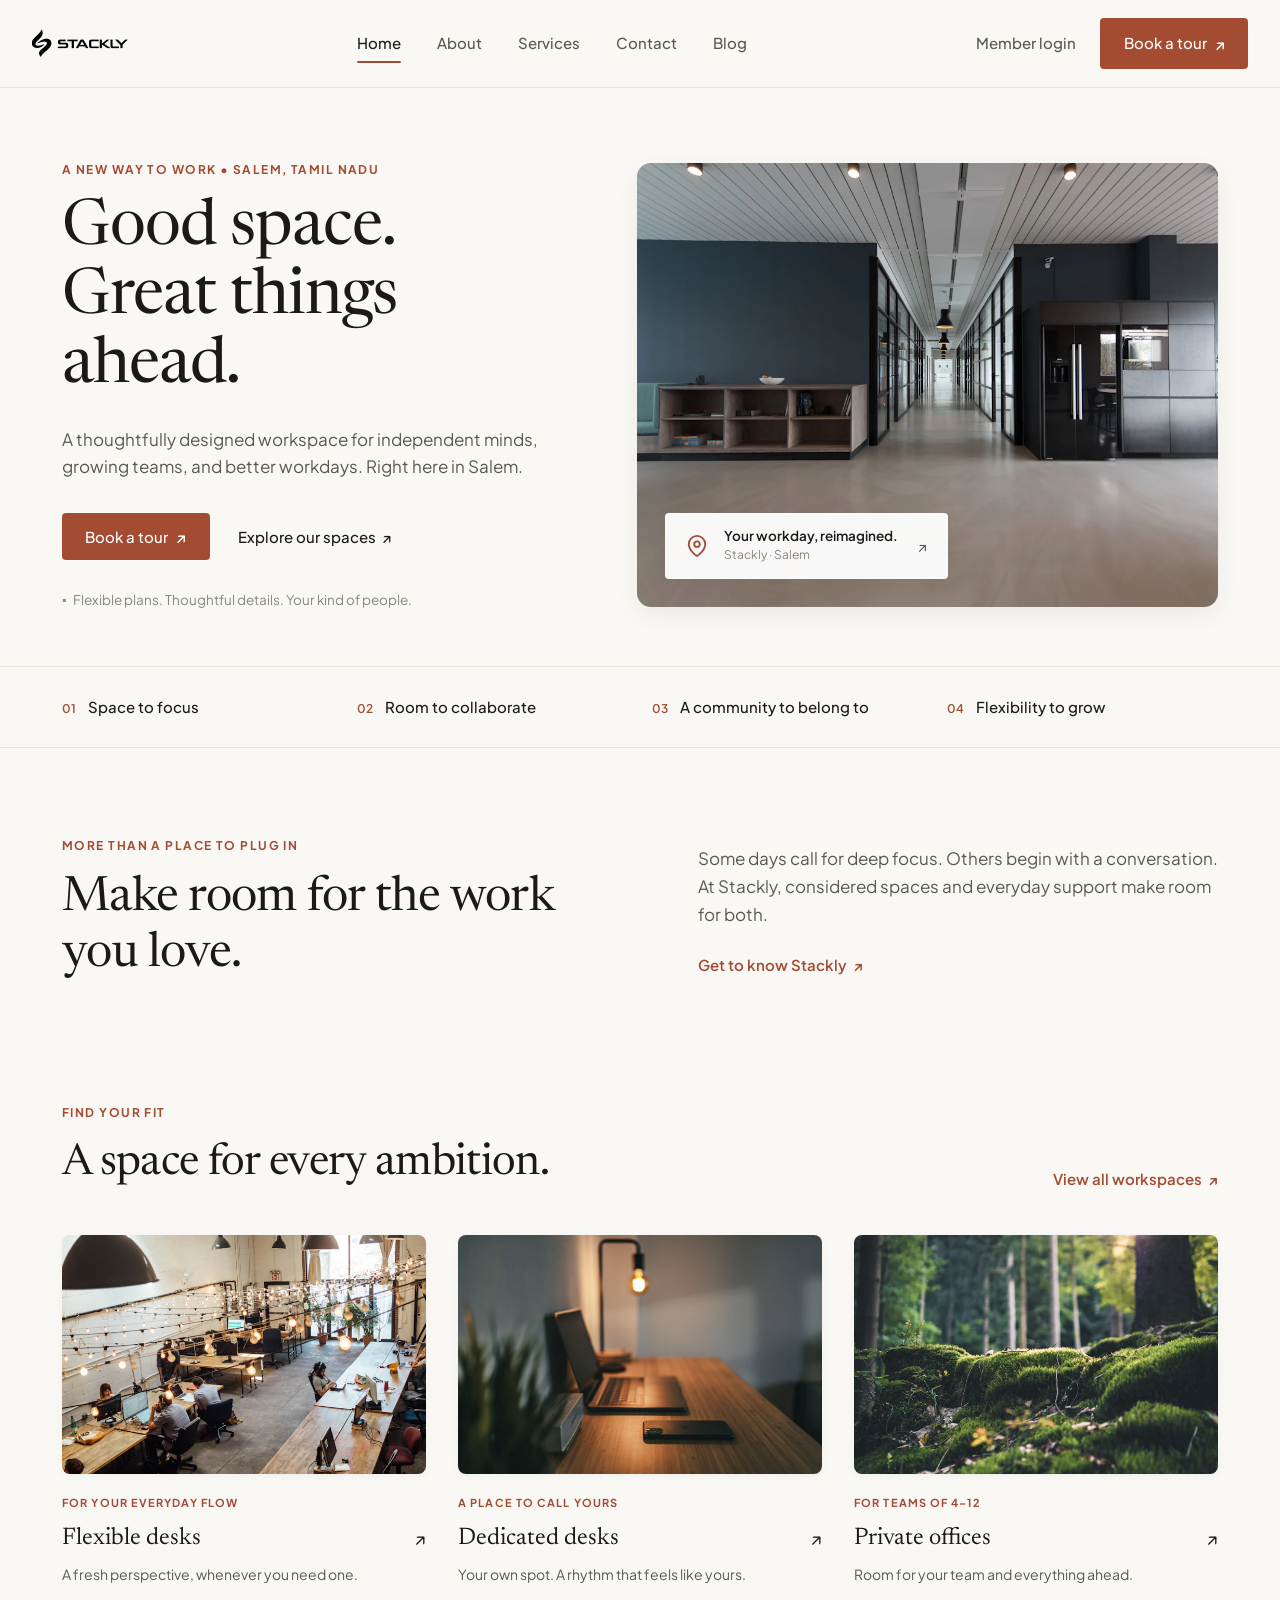
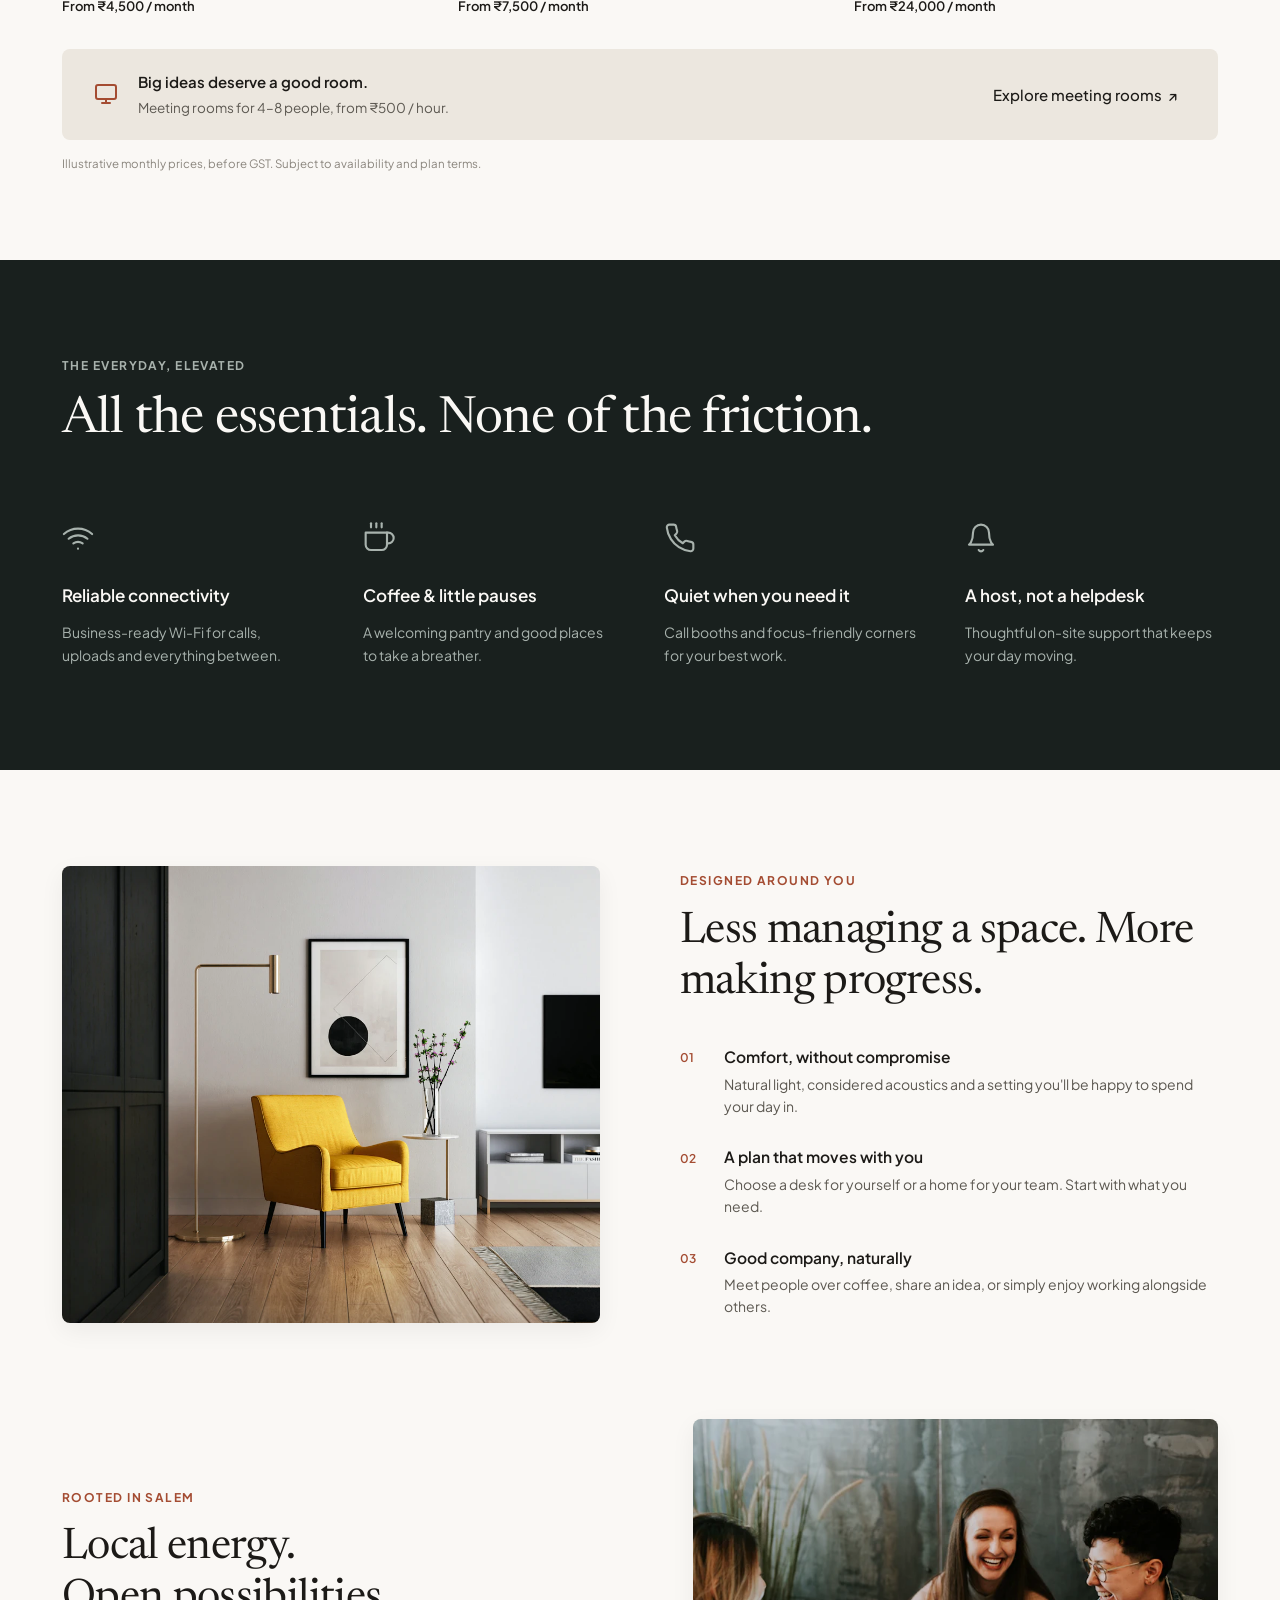
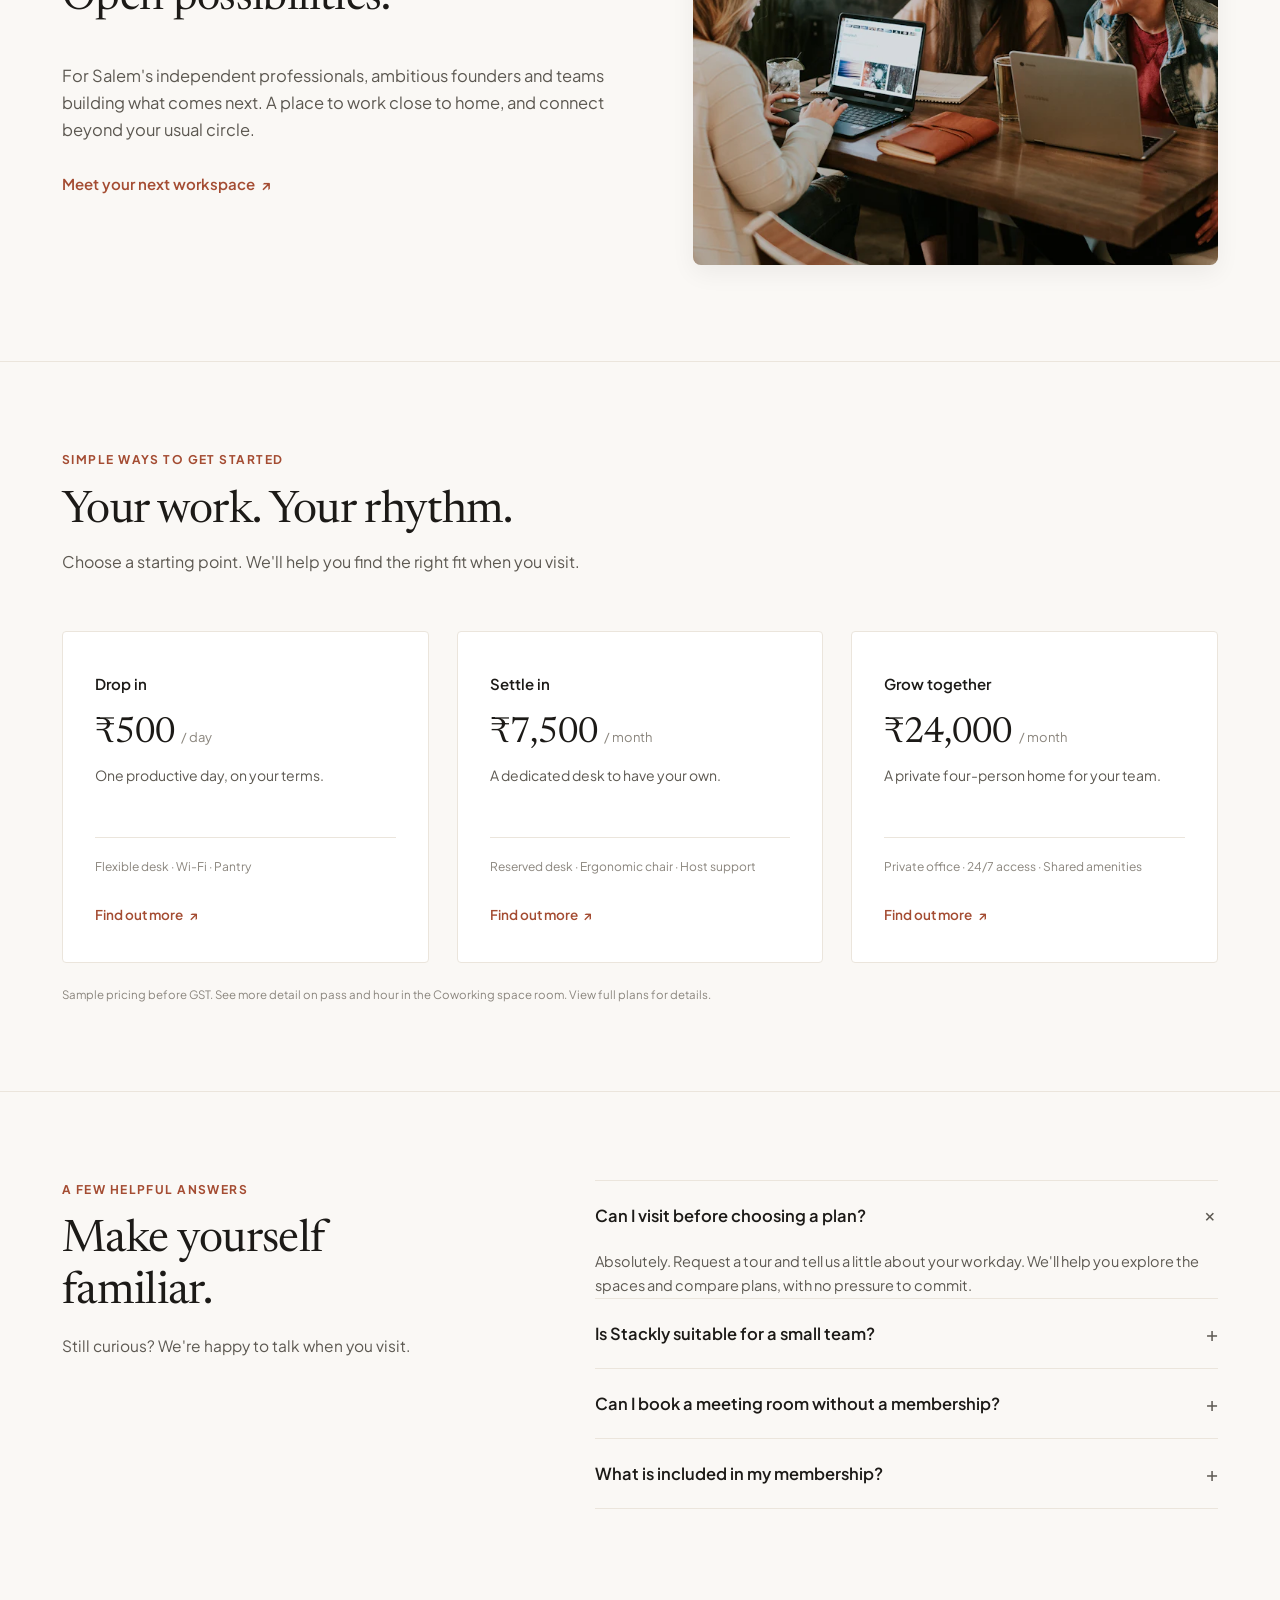
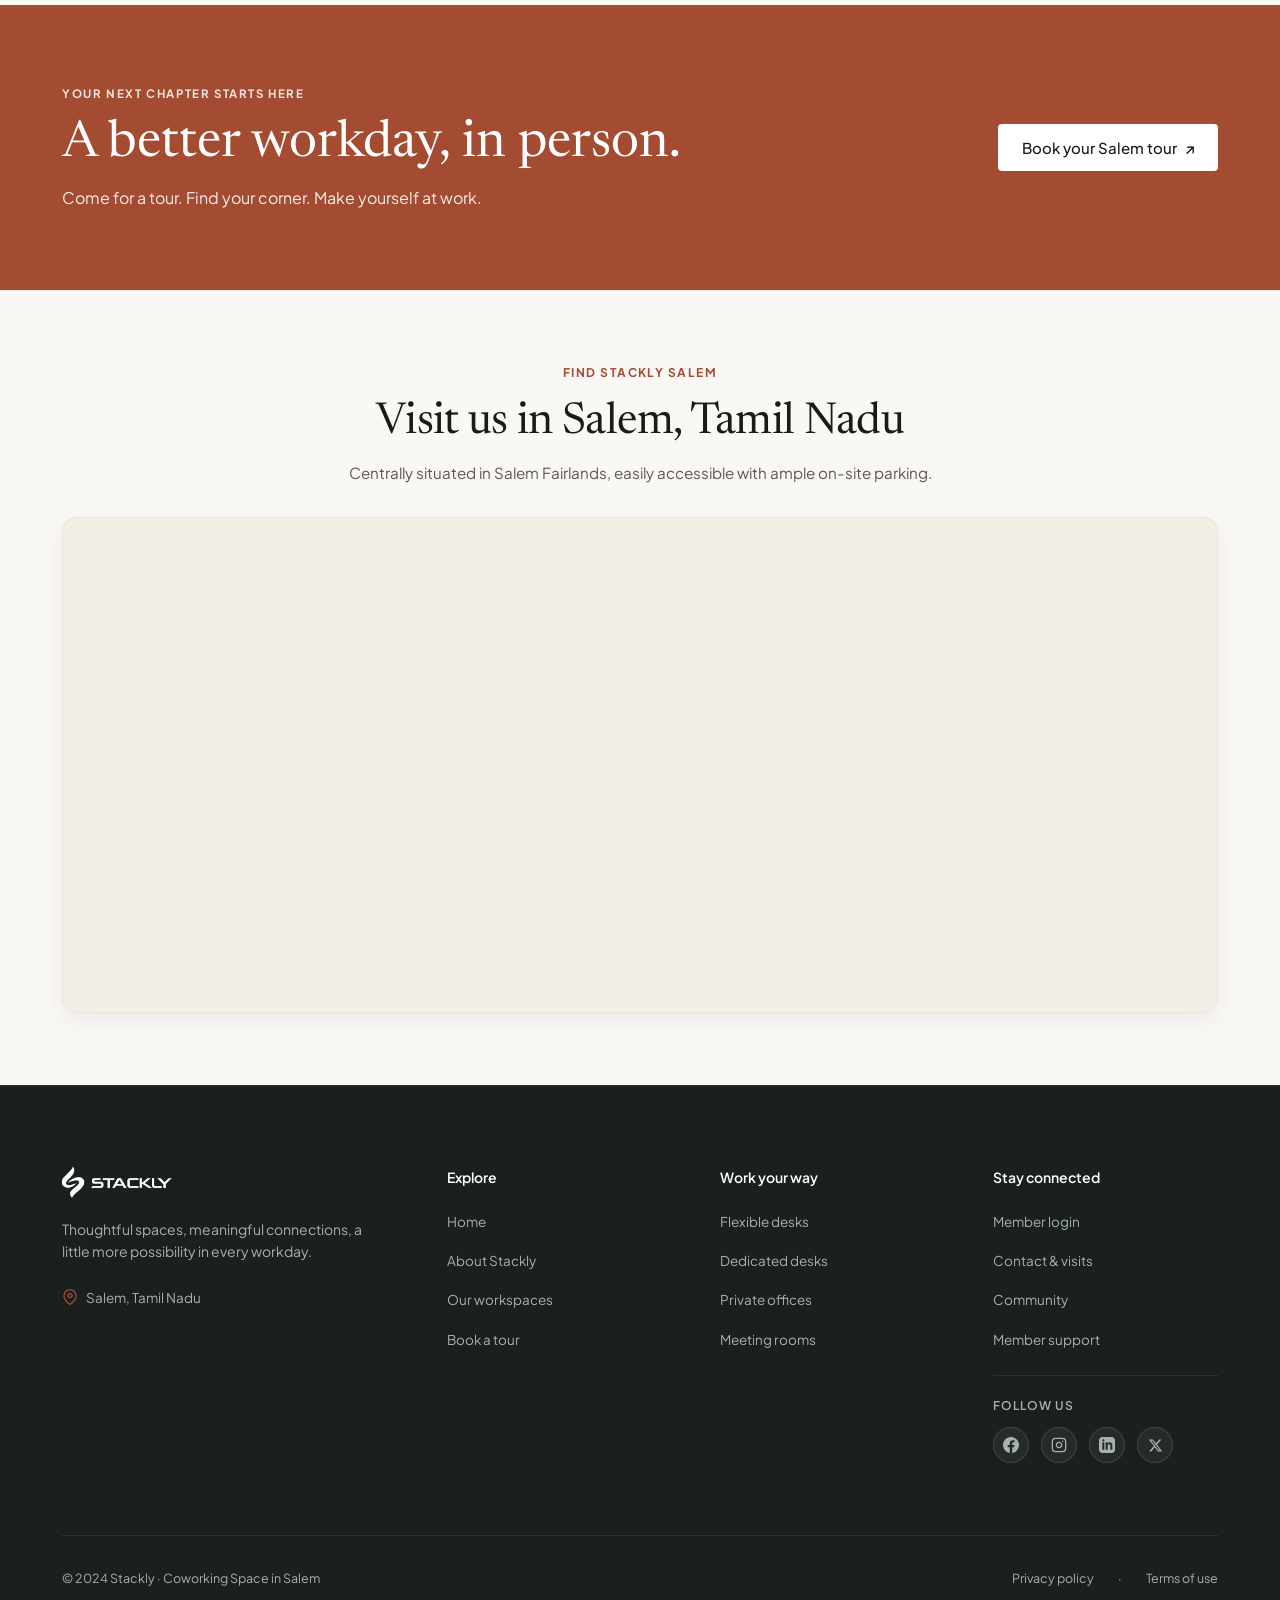
<file: index.html>
<!DOCTYPE html>
<html lang="en">

<head>
  <meta charset="UTF-8">
  <meta name="viewport" content="width=device-width, initial-scale=1.0">
  <title>Stackly — Thoughtful Coworking Space in Salem, Tamil Nadu</title>
  <meta name="description"
    content="A thoughtfully designed workspace for independent minds, growing teams, and better workdays in Salem, Tamil Nadu. Flexible desks, private offices, and meeting spaces.">
  <link rel="stylesheet" href="styles.css">
  <!-- Preconnect to Google Fonts for speed -->
  <link rel="preconnect" href="https://fonts.googleapis.com">
  <link rel="preconnect" href="https://fonts.gstatic.com" crossorigin>
</head>

<body>

  <!-- ========================================================================
       SITE HEADER / NAVIGATION
       ======================================================================== -->
  <header class="site-header" id="siteHeader">
    <div class="container-wide header-container">
      <!-- Brand Logo -->
      <a href="index.html" class="brand-logo" aria-label="Stackly Coworking Home">
        <img src="images/stackly logo.webp" alt="Stackly" class="stackly-brand-img dark-text">
      </a>

      <!-- Desktop Navigation Menu -->
      <nav class="nav-menu" aria-label="Main navigation">
        <a href="index.html" class="nav-link active">Home</a>
        <a href="about.html" class="nav-link">About</a>
        <a href="services.html" class="nav-link">Services</a>
        <a href="contact.html" class="nav-link">Contact</a>
        <a href="blog.html" class="nav-link">Blog</a>
      </nav>

      <!-- Desktop Action Links -->
      <div class="header-actions">
        <a href="login.html" class="login-link">Member login</a>
        <a href="contact.html#book-tour" class="btn btn-terracotta open-tour-btn">
          Book a tour <span class="arrow">↗</span>
        </a>
      </div>

      <!-- Mobile Hamburger Button -->
      <button type="button" class="mobile-toggle" id="mobileMenuToggle" aria-label="Toggle navigation menu">
        <div class="hamburger-icon">
          <span></span>
          <span></span>
        </div>
      </button>
    </div>
  </header>

  <!-- ========================================================================
       HERO SECTION (HOME)
       ======================================================================== -->
  <section class="hero-home" id="hero">
    <div class="container hero-grid">
      <!-- Left Hero Text Content -->
      <div class="hero-content">
        <span class="eyebrow">A new way to work • Salem, Tamil Nadu</span>
        <h1 class="heading-serif hero-title">
          Good space.<br>
          Great things<br>
          ahead.
        </h1>
        <p class="hero-subtitle">
          A thoughtfully designed workspace for independent minds, growing teams, and better workdays. Right here in
          Salem.
        </p>
        <div class="hero-cta-group">
          <button type="button" class="btn btn-terracotta open-tour-btn">
            Book a tour <span class="arrow">↗</span>
          </button>
          <a href="#workspaces" class="btn-ghost-link">
            Explore our spaces <span class="arrow">↗</span>
          </a>
        </div>
        <p class="hero-bullet-note">
          Flexible plans. Thoughtful details. Your kind of people.
        </p>
      </div>

      <!-- Right Hero Media -->
      <div class="hero-media-wrap">
        <div class="hero-image-card">
          <img src="images/workspace-hero.webp"
            alt="Warm sunlit modern coworking space at Stackly Salem featuring wooden tables and lush green plants"
            loading="eager" width="600" height="450">
          <!-- Floating Badge -->
          <a href="#location" class="hero-floating-badge" aria-label="View location details">
            <svg class="badge-pin-icon" viewBox="0 0 24 24" fill="none" stroke="currentColor" stroke-width="2"
              stroke-linecap="round" stroke-linejoin="round">
              <path d="M21 10c0 7-9 13-9 13s-9-6-9-13a9 9 0 0 1 18 0z"></path>
              <circle cx="12" cy="10" r="3"></circle>
            </svg>
            <div class="badge-info">
              <span class="badge-title">Your workday, reimagined.</span>
              <span class="badge-sub">Stackly · Salem</span>
            </div>
            <span class="badge-arrow">↗</span>
          </a>
        </div>
      </div>
    </div>
  </section>

  <!-- ========================================================================
       TICKER / 4 KEY ATTRIBUTES BAR
       ======================================================================== -->
  <section class="features-ticker-bar" aria-label="Key highlights">
    <div class="container ticker-grid">
      <div class="ticker-item">
        <span class="ticker-num">01</span>
        <span class="ticker-text">Space to focus</span>
      </div>
      <div class="ticker-item">
        <span class="ticker-num">02</span>
        <span class="ticker-text">Room to collaborate</span>
      </div>
      <div class="ticker-item">
        <span class="ticker-num">03</span>
        <span class="ticker-text">A community to belong to</span>
      </div>
      <div class="ticker-item">
        <span class="ticker-num">04</span>
        <span class="ticker-text">Flexibility to grow</span>
      </div>
    </div>
  </section>

  <!-- ========================================================================
       STATEMENT SECTION: MAKE ROOM FOR THE WORK YOU LOVE
       ======================================================================== -->
  <section class="section-statement">
    <div class="container statement-grid">
      <div class="statement-title-col">
        <span class="eyebrow">More than a place to plug in</span>
        <h2 class="heading-serif statement-heading">
          Make room for the work you love.
        </h2>
      </div>
      <div class="statement-text-col">
        <p class="statement-p">
          Some days call for deep focus. Others begin with a conversation. At Stackly, considered spaces and everyday
          support make room for both.
        </p>
        <a href="about.html" class="link-inline-arrow">
          Get to know Stackly <span class="arrow">↗</span>
        </a>
      </div>
    </div>
  </section>

  <!-- ========================================================================
       WORKSPACES: A SPACE FOR EVERY AMBITION
       ======================================================================== -->
  <section class="section-workspaces" id="workspaces">
    <div class="container">
      <div class="workspaces-header">
        <div>
          <span class="eyebrow">Find your fit</span>
          <h2 class="heading-serif workspaces-title">A space for every ambition.</h2>
        </div>
        <a href="#workspaces" class="link-inline-arrow">
          View all workspaces <span class="arrow">↗</span>
        </a>
      </div>

      <!-- 3 Workspaces Grid -->
      <div class="workspaces-grid">
        <!-- Card 1: Flexible desks -->
        <a href="#book-tour" class="workspace-card open-tour-btn">
          <div class="workspace-img-wrap">
            <img src="images/sunlit-hot-desk.webp"
              alt="Bright sunlit flexible open desk workspace with warm wood and natural sunlight" loading="lazy">
          </div>
          <span class="workspace-tag">For your everyday flow</span>
          <h3 class="workspace-title">
            Flexible desks <span class="arrow">↗</span>
          </h3>
          <p class="workspace-desc">A fresh perspective, whenever you need one.</p>
          <span class="workspace-price">From ₹4,500 / month</span>
        </a>

        <!-- Card 2: Dedicated desks -->
        <a href="#book-tour" class="workspace-card open-tour-btn">
          <div class="workspace-img-wrap">
            <img src="images/standing-desk.webp" alt="Dedicated wooden desk with task chair and desktop monitor"
              loading="lazy">
          </div>
          <span class="workspace-tag">A place to call yours</span>
          <h3 class="workspace-title">
            Dedicated desks <span class="arrow">↗</span>
          </h3>
          <p class="workspace-desc">Your own spot. A rhythm that feels like yours.</p>
          <span class="workspace-price">From ₹7,500 / month</span>
        </a>

        <!-- Card 3: Private offices -->
        <a href="#book-tour" class="workspace-card open-tour-btn">
          <div class="workspace-img-wrap">
            <img src="images/meeting-room.webp"
              alt="Private glass enclosed executive office suite with collaborative seating" loading="lazy">
          </div>
          <span class="workspace-tag">For teams of 4–12</span>
          <h3 class="workspace-title">
            Private offices <span class="arrow">↗</span>
          </h3>
          <p class="workspace-desc">Room for your team and everything ahead.</p>
          <span class="workspace-price">From ₹24,000 / month</span>
        </a>
      </div>

      <!-- Meeting Room Callout Banner -->
      <div class="meeting-room-callout">
        <div class="callout-left">
          <svg class="callout-icon" viewBox="0 0 24 24" fill="none" stroke="currentColor" stroke-width="2"
            stroke-linecap="round" stroke-linejoin="round">
            <rect x="2" y="3" width="20" height="14" rx="2" ry="2"></rect>
            <line x1="8" y1="21" x2="16" y2="21"></line>
            <line x1="12" y1="17" x2="12" y2="21"></line>
          </svg>
          <div class="callout-text">
            <h4>Big ideas deserve a good room.</h4>
            <p>Meeting rooms for 4–8 people, from ₹500 / hour.</p>
          </div>
        </div>
        <button type="button" class="btn-ghost-link open-tour-btn">
          Explore meeting rooms <span class="arrow">↗</span>
        </button>
      </div>

      <p class="disclaimer-note">
        Illustrative monthly prices, before GST. Subject to availability and plan terms.
      </p>
    </div>
  </section>

  <!-- ========================================================================
       DARK SECTION: ALL THE ESSENTIALS. NONE OF THE FRICTION.
       ======================================================================== -->
  <section class="section-dark-essentials">
    <div class="container">
      <div class="dark-heading-wrap">
        <span class="eyebrow eyebrow-dark">The everyday, elevated</span>
        <h2 class="heading-serif dark-heading">
          All the essentials. None of the friction.
        </h2>
      </div>

      <!-- 4 Icon Pillars -->
      <div class="essentials-grid">
        <!-- 1. Wifi -->
        <div class="essential-item">
          <div class="essential-icon-wrap" aria-hidden="true">
            <svg viewBox="0 0 24 24" fill="none" stroke="currentColor" stroke-linecap="round" stroke-linejoin="round">
              <path d="M5 12.55a11 11 0 0 1 14.08 0"></path>
              <path d="M1.42 9a16 16 0 0 1 21.16 0"></path>
              <path d="M8.53 16.11a6 6 0 0 1 6.95 0"></path>
              <line x1="12" y1="20" x2="12.01" y2="20"></line>
            </svg>
          </div>
          <h3 class="essential-title">Reliable connectivity</h3>
          <p class="essential-desc">Business-ready Wi-Fi for calls, uploads and everything between.</p>
        </div>

        <!-- 2. Coffee -->
        <div class="essential-item">
          <div class="essential-icon-wrap" aria-hidden="true">
            <svg viewBox="0 0 24 24" fill="none" stroke="currentColor" stroke-linecap="round" stroke-linejoin="round">
              <path d="M18 8h1a4 4 0 0 1 0 8h-1"></path>
              <path d="M2 8h16v9a4 4 0 0 1-4 4H6a4 4 0 0 1-4-4V8z"></path>
              <line x1="6" y1="1" x2="6" y2="4"></line>
              <line x1="10" y1="1" x2="10" y2="4"></line>
              <line x1="14" y1="1" x2="14" y2="4"></line>
            </svg>
          </div>
          <h3 class="essential-title">Coffee & little pauses</h3>
          <p class="essential-desc">A welcoming pantry and good places to take a breather.</p>
        </div>

        <!-- 3. Quiet booth -->
        <div class="essential-item">
          <div class="essential-icon-wrap" aria-hidden="true">
            <svg viewBox="0 0 24 24" fill="none" stroke="currentColor" stroke-linecap="round" stroke-linejoin="round">
              <path
                d="M22 16.92v3a2 2 0 0 1-2.18 2 19.79 19.79 0 0 1-8.63-3.07 19.5 19.5 0 0 1-6-6 19.79 19.79 0 0 1-3.07-8.67A2 2 0 0 1 4.11 2h3a2 2 0 0 1 2 1.72 12.84 12.84 0 0 0 .7 2.81 2 2 0 0 1-.45 2.11L8.09 9.91a16 16 0 0 0 6 6l1.27-1.27a2 2 0 0 1 2.11-.45 12.84 12.84 0 0 0 2.81.7A2 2 0 0 1 22 16.92z">
              </path>
            </svg>
          </div>
          <h3 class="essential-title">Quiet when you need it</h3>
          <p class="essential-desc">Call booths and focus-friendly corners for your best work.</p>
        </div>

        <!-- 4. Concierge Host -->
        <div class="essential-item">
          <div class="essential-icon-wrap" aria-hidden="true">
            <svg viewBox="0 0 24 24" fill="none" stroke="currentColor" stroke-linecap="round" stroke-linejoin="round">
              <path d="M18 8a6 6 0 0 0-12 0c0 7-3 9-3 9h18s-3-2-3-9"></path>
              <path d="M13.73 21a2 2 0 0 1-3.46 0"></path>
            </svg>
          </div>
          <h3 class="essential-title">A host, not a helpdesk</h3>
          <p class="essential-desc">Thoughtful on-site support that keeps your day moving.</p>
        </div>
      </div>
    </div>
  </section>

  <!-- ========================================================================
       SPLIT SECTION 1: LESS MANAGING A SPACE. MORE MAKING PROGRESS.
       ======================================================================== -->
  <section class="section-split-story">
    <div class="container split-grid">
      <!-- Left Photo -->
      <div class="split-image-wrap">
        <img src="images/quiet-lounge-chair.webp"
          alt="Peaceful sunlit archway reading corner with wooden coffee table, book and green plant" loading="lazy">
      </div>

      <!-- Right Content -->
      <div class="split-content-wrap">
        <span class="eyebrow">Designed around you</span>
        <h2 class="heading-serif split-title">
          Less managing a space. More making progress.
        </h2>

        <div class="numbered-features-list">
          <div class="numbered-feature">
            <span class="feature-num">01</span>
            <div class="feature-info">
              <h4>Comfort, without compromise</h4>
              <p>Natural light, considered acoustics and a setting you'll be happy to spend your day in.</p>
            </div>
          </div>

          <div class="numbered-feature">
            <span class="feature-num">02</span>
            <div class="feature-info">
              <h4>A plan that moves with you</h4>
              <p>Choose a desk for yourself or a home for your team. Start with what you need.</p>
            </div>
          </div>

          <div class="numbered-feature">
            <span class="feature-num">03</span>
            <div class="feature-info">
              <h4>Good company, naturally</h4>
              <p>Meet people over coffee, share an idea, or simply enjoy working alongside others.</p>
            </div>
          </div>
        </div>
      </div>
    </div>
  </section>

  <!-- ========================================================================
       SPLIT SECTION 2: LOCAL ENERGY. OPEN POSSIBILITIES.
       ======================================================================== -->
  <section class="section-split-story" style="padding-top: 0;">
    <div class="container split-grid reverse">
      <!-- Left Content -->
      <div class="split-content-wrap">
        <span class="eyebrow">Rooted in Salem</span>
        <h2 class="heading-serif split-title">
          Local energy.<br>
          Open possibilities.
        </h2>
        <p class="split-copy-p">
          For Salem's independent professionals, ambitious founders and teams building what comes next. A place to work
          close to home, and connect beyond your usual circle.
        </p>
        <button type="button" class="link-inline-arrow open-tour-btn"
          style="background:none;border:none;cursor:pointer;padding:0;">
          Meet your next workspace <span class="arrow">↗</span>
        </button>
      </div>

      <!-- Right Photo -->
      <div class="split-image-wrap">
        <img src="images/team-brainstorm.webp"
          alt="Diverse young entrepreneurs and professionals enjoying coffee and laughing together around a timber desk"
          loading="lazy">
      </div>
    </div>
  </section>

  <!-- ========================================================================
       PRICING SECTION: YOUR WORK. YOUR RHYTHM.
       ======================================================================== -->
  <section class="section-pricing" id="pricing">
    <div class="container">
      <div class="pricing-header">
        <span class="eyebrow">Simple ways to get started</span>
        <h2 class="heading-serif pricing-title">Your work. Your rhythm.</h2>
        <p class="pricing-subtitle">Choose a starting point. We'll help you find the right fit when you visit.</p>
      </div>

      <!-- 3 Tier Cards -->
      <div class="pricing-cards-grid">
        <!-- Tier 1: Drop in -->
        <div class="pricing-card">
          <h3 class="plan-tier-name">Drop in</h3>
          <div class="plan-price-row">
            <span class="plan-price-amount">₹500</span>
            <span class="plan-period">/ day</span>
          </div>
          <p class="plan-tagline">One productive day, on your terms.</p>
          <div class="plan-perks">
            Flexible desk · Wi-Fi · Pantry
          </div>
          <a href="#book-tour" class="plan-link open-tour-btn">
            Find out more <span class="arrow">↗</span>
          </a>
        </div>

        <!-- Tier 2: Settle in -->
        <div class="pricing-card">
          <h3 class="plan-tier-name">Settle in</h3>
          <div class="plan-price-row">
            <span class="plan-price-amount">₹7,500</span>
            <span class="plan-period">/ month</span>
          </div>
          <p class="plan-tagline">A dedicated desk to have your own.</p>
          <div class="plan-perks">
            Reserved desk · Ergonomic chair · Host support
          </div>
          <a href="#book-tour" class="plan-link open-tour-btn">
            Find out more <span class="arrow">↗</span>
          </a>
        </div>

        <!-- Tier 3: Grow together -->
        <div class="pricing-card">
          <h3 class="plan-tier-name">Grow together</h3>
          <div class="plan-price-row">
            <span class="plan-price-amount">₹24,000</span>
            <span class="plan-period">/ month</span>
          </div>
          <p class="plan-tagline">A private four-person home for your team.</p>
          <div class="plan-perks">
            Private office · 24/7 access · Shared amenities
          </div>
          <a href="#book-tour" class="plan-link open-tour-btn">
            Find out more <span class="arrow">↗</span>
          </a>
        </div>
      </div>

      <p class="disclaimer-note">
        Sample pricing before GST. See more detail on pass and hour in the Coworking space room. View full plans for
        details.
      </p>
    </div>
  </section>

  <!-- ========================================================================
       FAQ ACCORDION: MAKE YOURSELF FAMILIAR.
       ======================================================================== -->
  <section class="section-faq" id="faq">
    <div class="container faq-layout">
      <!-- Left Title -->
      <div class="faq-intro">
        <span class="eyebrow">A few helpful answers</span>
        <h2 class="heading-serif faq-title">
          Make yourself<br>familiar.
        </h2>
        <p class="faq-subtitle">
          Still curious? We're happy to talk when you visit.
        </p>
      </div>

      <!-- Right Accordion -->
      <div class="faq-accordion" role="region" aria-label="Frequently Asked Questions">
        <!-- Q1 -->
        <div class="faq-item">
          <button class="faq-trigger" aria-expanded="true">
            <span>Can I visit before choosing a plan?</span>
            <span class="faq-icon" aria-hidden="true">+</span>
          </button>
          <div class="faq-content">
            <p class="faq-inner-text">
              Absolutely. Request a tour and tell us a little about your workday. We'll help you explore the spaces and
              compare plans, with no pressure to commit.
            </p>
          </div>
        </div>

        <!-- Q2 -->
        <div class="faq-item">
          <button class="faq-trigger" aria-expanded="false">
            <span>Is Stackly suitable for a small team?</span>
            <span class="faq-icon" aria-hidden="true">+</span>
          </button>
          <div class="faq-content">
            <p class="faq-inner-text">
              Yes! From private team cabins for 4 to 12 people to clusters of reserved desks, Stackly gives your team
              flexibility without the headaches of long commercial leases.
            </p>
          </div>
        </div>

        <!-- Q3 -->
        <div class="faq-item">
          <button class="faq-trigger" aria-expanded="false">
            <span>Can I book a meeting room without a membership?</span>
            <span class="faq-icon" aria-hidden="true">+</span>
          </button>
          <div class="faq-content">
            <p class="faq-inner-text">
              Yes, non-members can book meeting rooms on an hourly basis. All room bookings include business-grade
              high-speed Wi-Fi, presentation screens, whiteboard access, and complimentary specialty coffee & tea.
            </p>
          </div>
        </div>

        <!-- Q4 -->
        <div class="faq-item">
          <button class="faq-trigger" aria-expanded="false">
            <span>What is included in my membership?</span>
            <span class="faq-icon" aria-hidden="true">+</span>
          </button>
          <div class="faq-content">
            <p class="faq-inner-text">
              All memberships include high-speed enterprise Wi-Fi, unlimited specialty coffee & artisanal tea, private
              phone booth access, ergonomic Herman Miller seating, professional mail handling, and community networking
              events.
            </p>
          </div>
        </div>
      </div>
    </div>
  </section>

  <!-- ========================================================================
       TERRACOTTA CTA BANNER
       ======================================================================== -->
  <section class="section-cta-banner">
    <div class="container cta-flex-container">
      <div class="cta-left-content">
        <span class="cta-eyebrow">Your next chapter starts here</span>
        <h2 class="cta-title">A better workday, in person.</h2>
        <p class="cta-subtitle">Come for a tour. Find your corner. Make yourself at work.</p>
      </div>
      <div>
        <button type="button" class="btn btn-white open-tour-btn">
          Book your Salem tour <span class="arrow">↗</span>
        </button>
      </div>
    </div>
  </section>

  <!-- ========================================================================
       LOCATION & MAP SECTION
       ======================================================================== -->
  <section class="section-map-embed" id="location">
    <div class="container">
      <div class="map-section-header">
        <span class="eyebrow">Find Stackly Salem</span>
        <h2 class="heading-serif map-section-title">Visit us in Salem, Tamil Nadu</h2>
        <p class="map-section-sub">Centrally situated in Salem Fairlands, easily accessible with ample on-site parking.</p>
      </div>
      <div class="map-frame-container">
        <iframe src="https://www.google.com/maps/embed?pb=!1m18!1m12!1m3!1d4024.1729600062426!2d78.1739798!3d11.682956599999999!2m3!1f0!2f0!3f0!3m2!1i1024!2i768!4f13.1!3m3!1m2!1s0x3babefef7fd970bb%3A0xe11aef1a71994f9!2sStackly!5e1!3m2!1sen!2sin!4v1793264509773!5m2!1sen!2sin" width="600" height="450" style="border:0;" allowfullscreen="" loading="lazy" referrerpolicy="strict-origin-when-cross-origin" title="Stackly Salem Coworking Location Map"></iframe>
      </div>
    </div>
  </section>

  <!-- ========================================================================
       SITE FOOTER (DARK)
       ======================================================================== -->
  <footer class="site-footer" id="contact">
    <div class="container">
      <div class="footer-top-grid">
        <!-- Col 1: Brand -->
        <div class="footer-brand-col">
          <a href="index.html" class="footer-logo" aria-label="Stackly Coworking Home">
            <img src="images/stackly logo.webp" alt="Stackly" class="stackly-brand-img">
          </a>
          <p class="footer-mission-text">
            Thoughtful spaces, meaningful connections, a little more possibility in every workday.
          </p>
          <div class="footer-location-pin" id="location">
            <svg viewBox="0 0 24 24" fill="none" stroke="currentColor" stroke-width="2" stroke-linecap="round"
              stroke-linejoin="round">
              <path d="M21 10c0 7-9 13-9 13s-9-6-9-13a9 9 0 0 1 18 0z"></path>
              <circle cx="12" cy="10" r="3"></circle>
            </svg>
            <span>Salem, Tamil Nadu</span>
          </div>
        </div>

        <!-- Col 2: Explore -->
        <div>
          <h4 class="footer-col-title">Explore</h4>
          <ul class="footer-links-list">
            <li><a href="404.html" class="footer-link">Home</a></li>
            <li><a href="404.html" class="footer-link">About Stackly</a></li>
            <li><a href="404.html" class="footer-link">Our workspaces</a></li>
            <li><a href="404.html" class="footer-link open-tour-btn">Book a tour</a></li>
          </ul>
        </div>

        <!-- Col 3: Work your way -->
        <div>
          <h4 class="footer-col-title">Work your way</h4>
          <ul class="footer-links-list">
            <li><a href="404.html" class="footer-link">Flexible desks</a></li>
            <li><a href="404.html" class="footer-link">Dedicated desks</a></li>
            <li><a href="404.html" class="footer-link">Private offices</a></li>
            <li><a href="404.html" class="footer-link">Meeting rooms</a></li>
          </ul>
        </div>

        <!-- Col 4: Stay connected -->
        <div>
          <h4 class="footer-col-title">Stay connected</h4>
          <ul class="footer-links-list">
            <li><a href="login.html" class="footer-link open-login-btn">Member login</a></li>
            <li><a href="contact.html" class="footer-link">Contact &amp; visits</a></li>
            <li><a href="about.html" class="footer-link">Community</a></li>
            <li><a href="contact.html" class="footer-link">Member support</a></li>
          </ul>
          <div class="footer-social-section">
            <span class="footer-social-label">Follow Us</span>
            <div class="footer-social-links" aria-label="Stackly Social Channels">
              <a href="404.html" class="footer-social-btn" aria-label="Follow Stackly on Facebook" title="Facebook">
                <svg width="16" height="16" viewBox="0 0 24 24" fill="currentColor">
                  <path
                    d="M24 12.073c0-6.627-5.373-12-12-12s-12 5.373-12 12c0 5.99 4.388 10.954 10.125 11.854v-8.385H7.078v-3.47h3.047V9.43c0-3.007 1.792-4.669 4.533-4.669 1.312 0 2.686.235 2.686.235v2.953H15.83c-1.491 0-1.956.925-1.956 1.874v2.25h3.328l-.532 3.47h-2.796v8.385C19.612 23.027 24 18.062 24 12.073z" />
                </svg>
              </a>
              <a href="404.html" class="footer-social-btn" aria-label="Follow Stackly on Instagram" title="Instagram">
                <svg width="16" height="16" viewBox="0 0 24 24" fill="none" stroke="currentColor" stroke-width="2"
                  stroke-linecap="round" stroke-linejoin="round">
                  <rect x="2" y="2" width="20" height="20" rx="5" ry="5"></rect>
                  <path d="M16 11.37A4 4 0 1 1 12.63 8 4 4 0 0 1 16 11.37z"></path>
                  <line x1="17.5" y1="6.5" x2="17.51" y2="6.5"></line>
                </svg>
              </a>
              <a href="404.html" class="footer-social-btn" aria-label="Follow Stackly on LinkedIn" title="LinkedIn">
                <svg width="16" height="16" viewBox="0 0 24 24" fill="currentColor">
                  <path
                    d="M19 0h-14c-2.761 0-5 2.239-5 5v14c0 2.761 2.239 5 5 5h14c2.762 0 5-2.239 5-5v-14c0-2.761-2.238-5-5-5zm-11 19h-3v-11h3v11zm-1.5-12.268c-.966 0-1.75-.79-1.75-1.764s.784-1.764 1.75-1.764 1.75.79 1.75 1.764-.783 1.764-1.75 1.764zm13.5 12.268h-3v-5.604c0-3.368-4-3.113-4 0v5.604h-3v-11h3v1.765c1.396-2.586 7-2.777 7 2.476v6.763z" />
                </svg>
              </a>
              <a href="404.html" class="footer-social-btn" aria-label="Follow Stackly on X" title="X (Twitter)">
                <svg width="15" height="15" viewBox="0 0 24 24" fill="currentColor">
                  <path
                    d="M18.244 2.25h3.308l-7.227 8.26 8.502 11.24H16.17l-5.214-6.817L4.99 21.75H1.68l7.73-8.835L1.254 2.25H8.08l4.713 6.231zm-1.161 17.52h1.833L7.084 4.126H5.117z" />
                </svg>
              </a>
            </div>
          </div>
        </div>
      </div>

      <!-- Bottom Bar -->
      <div class="footer-bottom-row">
        <span>© 2024 Stackly · Coworking Space in Salem</span>
        <div class="footer-legal-links">
          <a href="404.html">Privacy policy</a>
          <span>·</span>
          <a href="404.html">Terms of use</a>
        </div>
      </div>
    </div>
  </footer>

  <!-- ========================================================================
       MODAL: BOOK A TOUR
       ======================================================================== -->
  <div class="modal-backdrop" id="tourModal" role="dialog" aria-modal="true" aria-labelledby="tourModalTitle">
    <div class="modal-dialog">
      <button type="button" class="modal-close-btn" aria-label="Close dialog">&times;</button>
      <span class="modal-eyebrow">Schedule a Visit</span>
      <h3 class="modal-title" id="tourModalTitle">Book your Salem tour</h3>
      <p class="modal-subtitle">Come experience the space firsthand. We'll show you around and find the perfect spot for
        your rhythm.</p>

      <form class="modal-form" id="tourBookingForm" data-validate="true" novalidate>
        <div class="form-row">
          <div class="form-group">
            <label for="tourName" class="form-label">Full Name</label>
            <input type="text" id="tourName" name="fullname" class="form-input" placeholder="e.g. Anand Kumar"
              minlength="2" required>
          </div>
          <div class="form-group">
            <label for="tourPhone" class="form-label">Phone Number</label>
            <input type="tel" id="tourPhone" name="phone" class="form-input" placeholder="+91 98765 43210" required>
          </div>
        </div>

        <div class="form-group">
          <label for="tourEmail" class="form-label">Email Address</label>
          <input type="email" id="tourEmail" name="email" class="form-input" placeholder="anand@example.com" required>
        </div>

        <div class="form-row">
          <div class="form-group">
            <label for="tourSpaceType" class="form-label">Interested Workspace</label>
            <select id="tourSpaceType" name="workspaceType" class="form-select" required>
              <option value="Flexible Desk">Flexible Desk (Drop-in / Hot Desk)</option>
              <option value="Dedicated Desk" selected>Dedicated Desk (Your Own Spot)</option>
              <option value="Private Office">Private Team Office (4-12 people)</option>
              <option value="Meeting Room">Meeting Room (Hourly)</option>
            </select>
          </div>
          <div class="form-group">
            <label for="tourDate" class="form-label">Preferred Date</label>
            <input type="date" id="tourDate" name="tourDate" class="form-input" required>
          </div>
        </div>

        <div class="form-group">
          <label for="tourMessage" class="form-label">Anything specific you'd like to ask?</label>
          <textarea id="tourMessage" class="form-textarea"
            placeholder="Tell us about your team size, work routine, or moving timeline..."></textarea>
        </div>

        <button type="submit" class="btn btn-terracotta" style="width: 100%; margin-top: 0.5rem;">
          Confirm Tour Request <span class="arrow">↗</span>
        </button>
      </form>
    </div>
  </div>

  <!-- ========================================================================
       MODAL: MEMBER LOGIN
       ======================================================================== -->
  <div class="modal-backdrop" id="loginModal" role="dialog" aria-modal="true" aria-labelledby="loginModalTitle">
    <div class="modal-dialog" style="max-width: 440px;">
      <button type="button" class="modal-close-btn" aria-label="Close dialog">&times;</button>
      <span class="modal-eyebrow">Stackly Portal</span>
      <h3 class="modal-title" id="loginModalTitle">Member Login</h3>
      <p class="modal-subtitle">Access your Wi-Fi credentials, book meeting rooms, and manage billing.</p>

      <form class="modal-form" id="memberLoginForm" data-validate="true" novalidate>
        <div class="form-group">
          <label for="loginEmail" class="form-label">Email</label>
          <input type="email" id="loginEmail" name="email" class="form-input" placeholder="member@stackly.in" required>
        </div>

        <div class="form-group">
          <label for="loginPassword" class="form-label">Password</label>
          <input type="password" id="loginPassword" name="password" class="form-input" placeholder="••••••••"
            minlength="6" required>
        </div>

        <button type="submit" class="btn btn-terracotta" style="width: 100%; margin-top: 0.5rem;">
          Sign In <span class="arrow">↗</span>
        </button>
      </form>
    </div>
  </div>

  <!-- ========================================================================
       MOBILE NAVIGATION DRAWER
       ======================================================================== -->
  <aside class="mobile-nav-drawer" id="mobileNavDrawer" aria-label="Mobile Navigation">
    <div class="mobile-drawer-header">
      <a href="index.html" class="brand-logo" aria-label="Stackly Coworking Home">
        <img src="images/stackly logo.webp" alt="Stackly" class="stackly-brand-img dark-text">
      </a>
      <button type="button" class="modal-close-btn" id="closeMobileMenu" aria-label="Close menu">&times;</button>
    </div>

    <nav class="mobile-nav-links">
      <a href="index.html" class="mobile-nav-link active">Home</a>
      <a href="about.html" class="mobile-nav-link">About</a>
      <a href="services.html" class="mobile-nav-link">Services</a>
      <a href="contact.html" class="mobile-nav-link">Contact</a>
      <a href="blog.html" class="mobile-nav-link">Blog</a>
      <a href="login.html" class="mobile-nav-link">Member login</a>
    </nav>
    <div class="mobile-drawer-footer">
      <a href="contact.html#book-tour" class="btn btn-terracotta w-full open-tour-btn">
        Book a tour <span class="arrow">↗</span>
      </a>
    </div>
    </div>
  </aside>

  <!-- ========================================================================
       TOAST NOTIFICATION
       ======================================================================== -->
  <div class="toast-notice" id="toastNotice" role="status" aria-live="polite">
    <svg class="toast-icon" viewBox="0 0 24 24" fill="none" stroke="currentColor" stroke-width="2">
      <path d="M22 11.08V12a10 10 0 1 1-5.93-9.14"></path>
      <polyline points="22 4 12 14.01 9 11.01"></polyline>
    </svg>
    <span id="toastMsg">Tour request sent! We look forward to meeting you.</span>
  </div>

  <script src="script.js"></script>
  <script src="validation.js"></script>
</body>

</html>
</file>
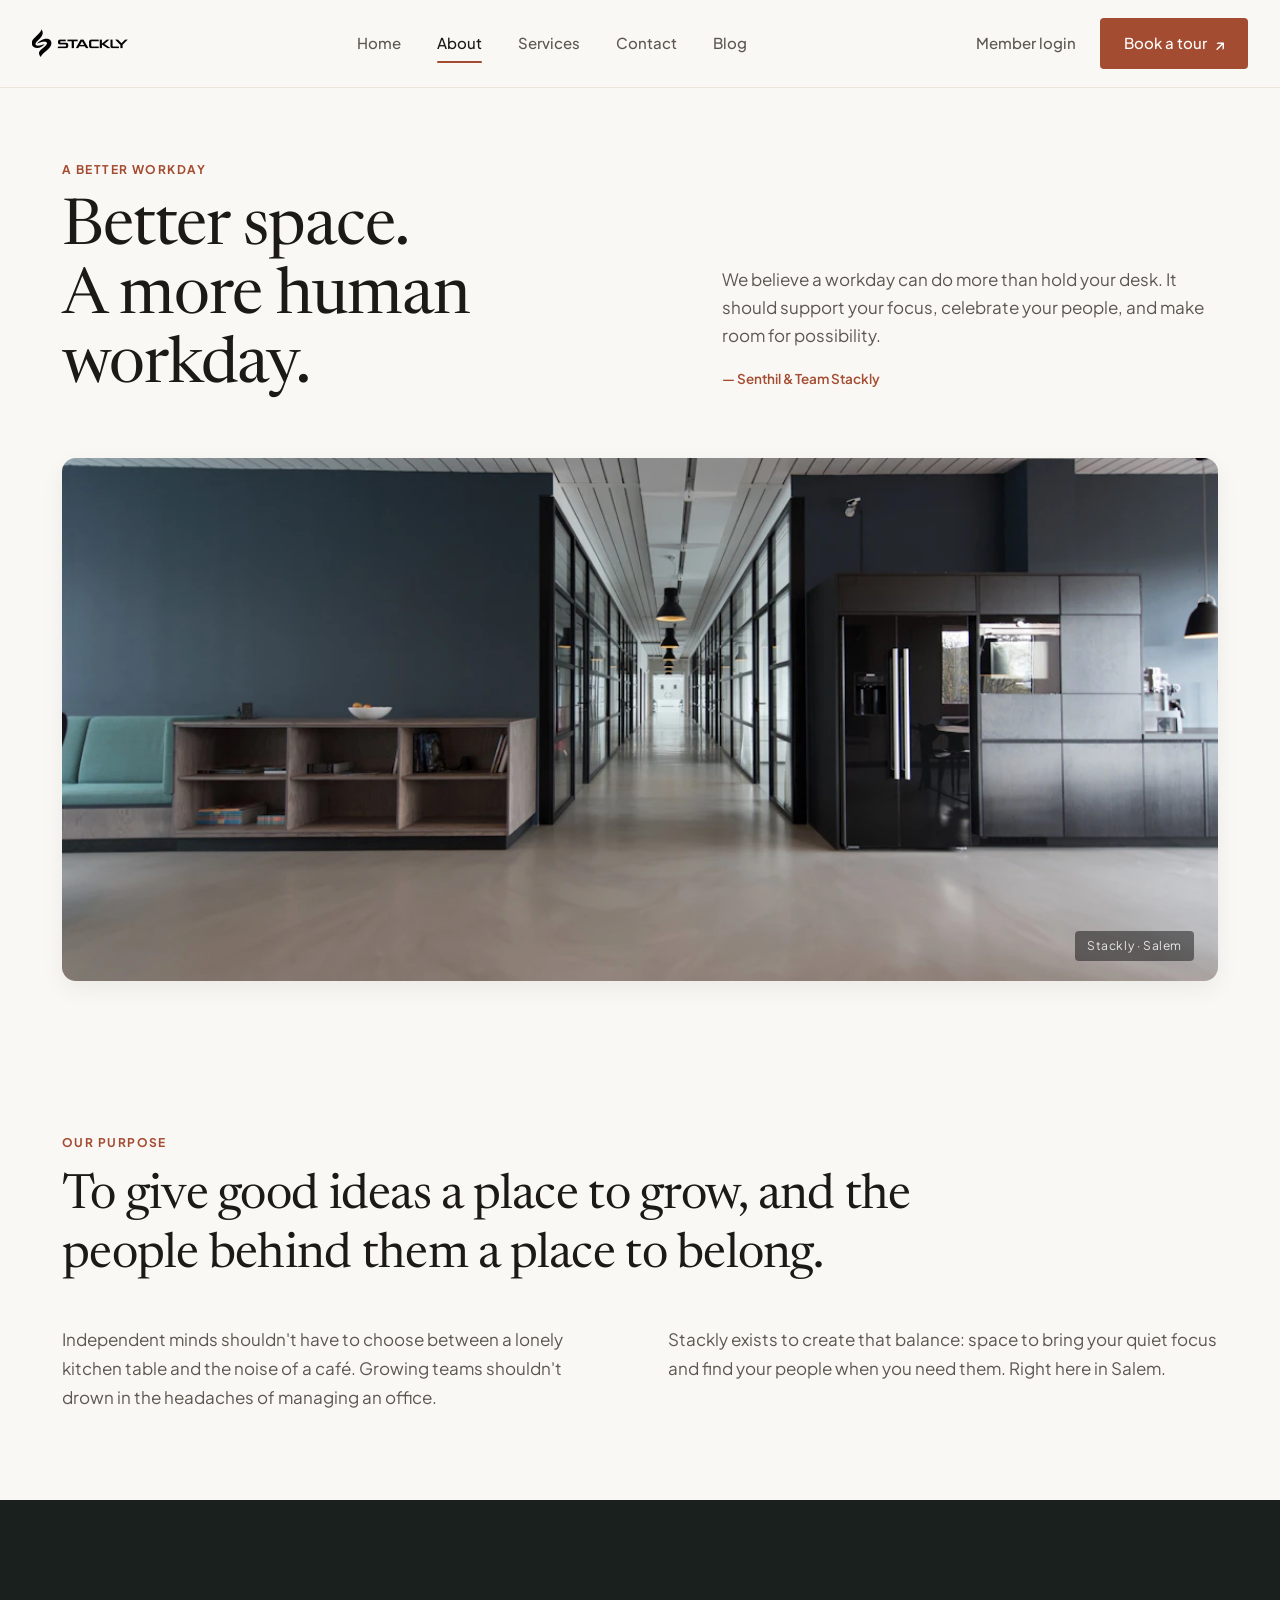
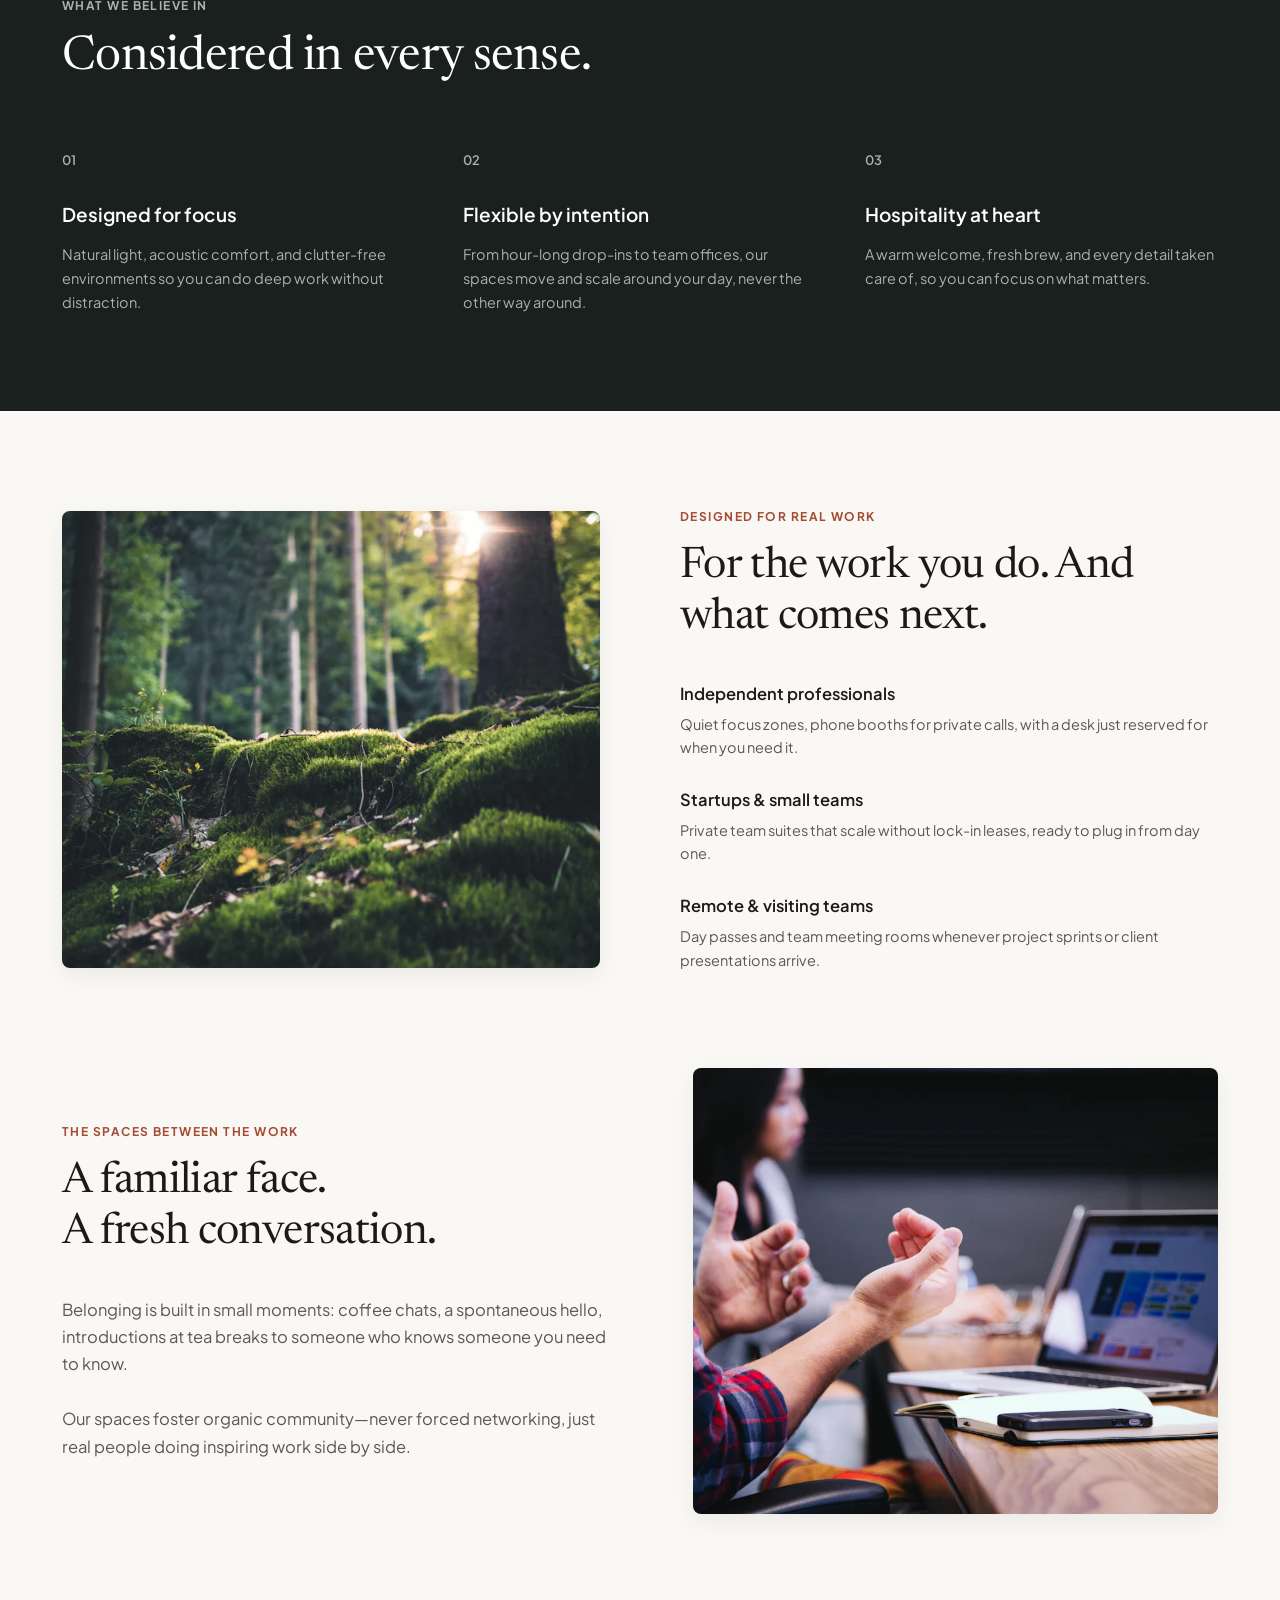
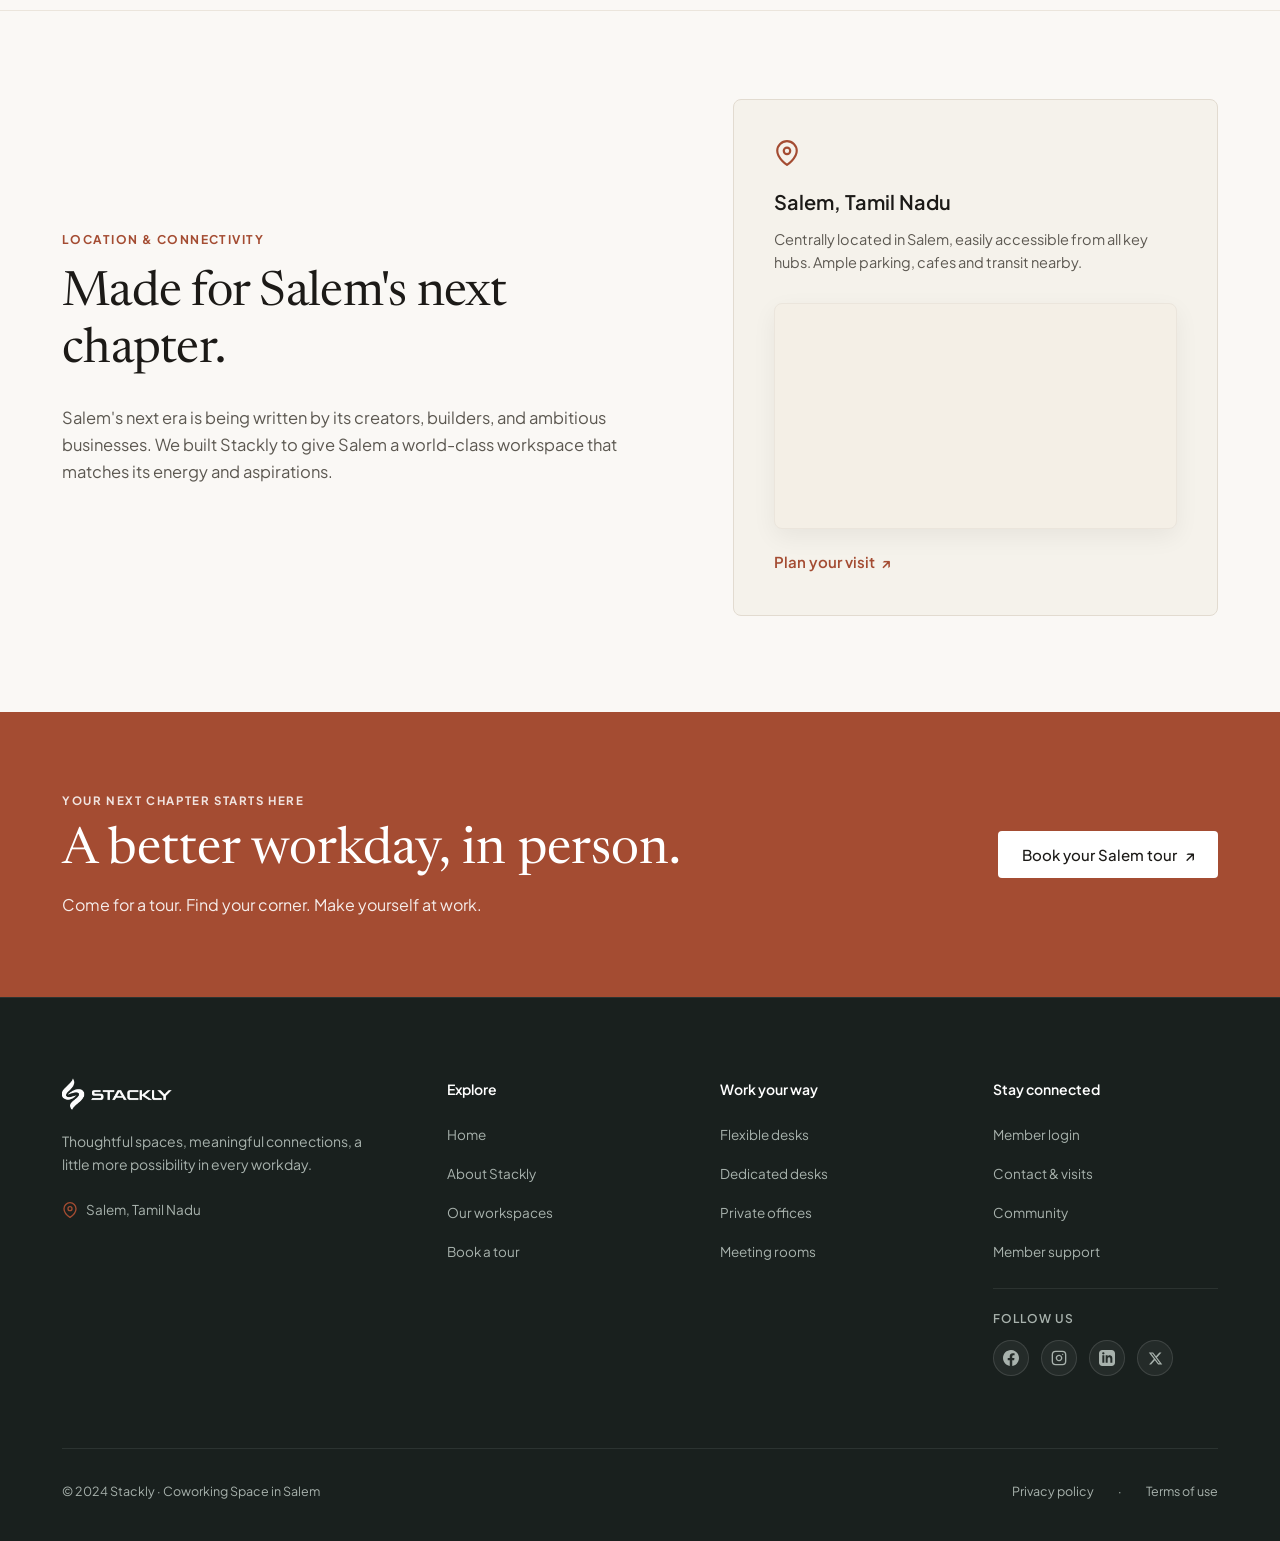
<file: about.html>
<!DOCTYPE html>
<html lang="en">
<head>
  <meta charset="UTF-8">
  <meta name="viewport" content="width=device-width, initial-scale=1.0">
  <title>About Stackly — Better space. A more human workday.</title>
  <meta name="description" content="Stackly was founded to give Salem's independent professionals and growing teams a world-class workspace rooted in community, calm focus, and flexibility.">
  <link rel="stylesheet" href="styles.css">
  <link rel="preconnect" href="https://fonts.googleapis.com">
  <link rel="preconnect" href="https://fonts.gstatic.com" crossorigin>
</head>
<body>

  <!-- ========================================================================
       SITE HEADER / NAVIGATION
       ======================================================================== -->
  <header class="site-header" id="siteHeader">
    <div class="container-wide header-container">
      <!-- Brand Logo -->
      <a href="index.html" class="brand-logo" aria-label="Stackly Coworking Home">
        <img src="images/stackly logo.webp" alt="Stackly" class="stackly-brand-img dark-text">
      </a>

            <!-- Desktop Navigation Menu -->
      <nav class="nav-menu" aria-label="Main navigation">
        <a href="index.html" class="nav-link">Home</a>
        <a href="about.html" class="nav-link active">About</a>
        <a href="services.html" class="nav-link">Services</a>
        <a href="contact.html" class="nav-link">Contact</a>
        <a href="blog.html" class="nav-link">Blog</a>
      </nav>

      <!-- Desktop Action Links -->
      <div class="header-actions">
        <a href="login.html" class="login-link">Member login</a>
        <a href="contact.html#book-tour" class="btn btn-terracotta open-tour-btn">
          Book a tour <span class="arrow">↗</span>
        </a>
      </div>

      <!-- Mobile Hamburger Button -->
      <button type="button" class="mobile-toggle" id="mobileMenuToggle" aria-label="Toggle navigation menu">
        <div class="hamburger-icon">
          <span></span>
          <span></span>
        </div>
      </button>
    </div>
  </header>

  <!-- ========================================================================
       ABOUT HERO SECTION
       ======================================================================== -->
  <section class="hero-about">
    <div class="container">
      <div class="about-hero-grid">
        <!-- Left: Hero Headline -->
        <div>
          <span class="eyebrow">A better workday</span>
          <h1 class="heading-serif about-hero-title">
            Better space.<br>
            A more human<br>
            workday.
          </h1>
        </div>

        <!-- Right: Quote Block -->
        <div class="about-hero-quote-box">
          <p class="about-quote-text">
            We believe a workday can do more than hold your desk. It should support your focus, celebrate your people, and make room for possibility.
          </p>
          <span class="about-attribution">— Senthil &amp; Team Stackly</span>
        </div>
      </div>

      <!-- Panoramic Coworking Image -->
      <div class="about-panoramic-container">
        <div class="about-panoramic-card">
          <img 
            src="images/workspace-hero.webp" 
            alt="Panoramic view of Stackly Salem modern sunlit coworking space with floor to ceiling glass windows and green plants"
            loading="eager"
            width="1200"
            height="540"
          >
          <span class="panoramic-caption">Stackly · Salem</span>
        </div>
      </div>
    </div>
  </section>

  <!-- ========================================================================
       SECTION: OUR PURPOSE
       ======================================================================== -->
  <section class="section-purpose">
    <div class="container">
      <span class="eyebrow">Our purpose</span>
      <h2 class="heading-serif purpose-title">
        To give good ideas a place to grow, and the people behind them a place to belong.
      </h2>

      <div class="purpose-two-cols">
        <div class="purpose-col">
          <p>
            Independent minds shouldn't have to choose between a lonely kitchen table and the noise of a café. Growing teams shouldn't drown in the headaches of managing an office.
          </p>
        </div>
        <div class="purpose-col">
          <p>
            Stackly exists to create that balance: space to bring your quiet focus and find your people when you need them. Right here in Salem.
          </p>
        </div>
      </div>
    </div>
  </section>

  <!-- ========================================================================
       DARK SECTION: WHAT WE BELIEVE IN
       ======================================================================== -->
  <section class="section-about-beliefs">
    <div class="container">
      <div class="beliefs-header">
        <span class="eyebrow eyebrow-dark">What we believe in</span>
        <h2 class="heading-serif beliefs-title">Considered in every sense.</h2>
      </div>

      <div class="beliefs-columns-grid">
        <!-- 01 -->
        <div class="belief-col">
          <span class="belief-num">01</span>
          <h3 class="belief-heading">Designed for focus</h3>
          <p class="belief-desc">
            Natural light, acoustic comfort, and clutter-free environments so you can do deep work without distraction.
          </p>
        </div>

        <!-- 02 -->
        <div class="belief-col">
          <span class="belief-num">02</span>
          <h3 class="belief-heading">Flexible by intention</h3>
          <p class="belief-desc">
            From hour-long drop-ins to team offices, our spaces move and scale around your day, never the other way around.
          </p>
        </div>

        <!-- 03 -->
        <div class="belief-col">
          <span class="belief-num">03</span>
          <h3 class="belief-heading">Hospitality at heart</h3>
          <p class="belief-desc">
            A warm welcome, fresh brew, and every detail taken care of, so you can focus on what matters.
          </p>
        </div>
      </div>
    </div>
  </section>

  <!-- ========================================================================
       SPLIT SECTION 1: DESIGNED FOR REAL WORK
       ======================================================================== -->
  <section class="section-split-story">
    <div class="container split-grid">
      <!-- Left Photo: Glass Private Office -->
      <div class="split-image-wrap">
        <img 
          src="images/meeting-room.webp" 
          alt="Modern glass partitioned team suite with ergonomic chairs and natural illumination"
          loading="lazy"
        >
      </div>

      <!-- Right Content -->
      <div class="split-content-wrap">
        <span class="eyebrow">Designed for real work</span>
        <h2 class="heading-serif split-title">
          For the work you do. And what comes next.
        </h2>

        <div class="designed-features-list">
          <div class="work-feature-item">
            <h4>Independent professionals</h4>
            <p>Quiet focus zones, phone booths for private calls, with a desk just reserved for when you need it.</p>
          </div>

          <div class="work-feature-item">
            <h4>Startups &amp; small teams</h4>
            <p>Private team suites that scale without lock-in leases, ready to plug in from day one.</p>
          </div>

          <div class="work-feature-item">
            <h4>Remote &amp; visiting teams</h4>
            <p>Day passes and team meeting rooms whenever project sprints or client presentations arrive.</p>
          </div>
        </div>
      </div>
    </div>
  </section>

  <!-- ========================================================================
       SPLIT SECTION 2: THE SPACES BETWEEN THE WORK
       ======================================================================== -->
  <section class="section-split-story" style="padding-top: 0;">
    <div class="container split-grid reverse">
      <!-- Left Content -->
      <div class="split-content-wrap">
        <span class="eyebrow">The spaces between the work</span>
        <h2 class="heading-serif split-title">
          A familiar face.<br>
          A fresh conversation.
        </h2>
        <p class="split-copy-p">
          Belonging is built in small moments: coffee chats, a spontaneous hello, introductions at tea breaks to someone who knows someone you need to know.
        </p>
        <p class="split-copy-p" style="margin-bottom: 0;">
          Our spaces foster organic community—never forced networking, just real people doing inspiring work side by side.
        </p>
      </div>

      <!-- Right Photo: Coworkers chatting over coffee -->
      <div class="split-image-wrap">
        <img 
          src="images/community-collab.webp" 
          alt="Group of colleagues sharing coffee and smiling at a communal table at Stackly Salem"
          loading="lazy"
        >
      </div>
    </div>
  </section>

  <!-- ========================================================================
       SECTION: LOCATION & CONNECTIVITY
       ======================================================================== -->
  <section class="section-location-connectivity" id="location">
    <div class="container location-layout-grid">
      <!-- Left Text -->
      <div>
        <span class="eyebrow">Location &amp; Connectivity</span>
        <h2 class="heading-serif location-title">
          Made for Salem's next chapter.
        </h2>
        <p class="location-body-text">
          Salem's next era is being written by its creators, builders, and ambitious businesses. We built Stackly to give Salem a world-class workspace that matches its energy and aspirations.
        </p>
      </div>

      <!-- Right Card -->
      <div class="location-card-box">
        <div class="loc-pin-icon-wrap" aria-hidden="true">
          <svg viewBox="0 0 24 24" fill="none" stroke="currentColor" stroke-width="2" stroke-linecap="round" stroke-linejoin="round">
            <path d="M21 10c0 7-9 13-9 13s-9-6-9-13a9 9 0 0 1 18 0z"></path>
            <circle cx="12" cy="10" r="3"></circle>
          </svg>
        </div>
        <h3 class="location-card-title">Salem, Tamil Nadu</h3>
        <p class="location-card-text">
          Centrally located in Salem, easily accessible from all key hubs. Ample parking, cafes and transit nearby.
        </p>
        <div class="contact-map-wrap" style="aspect-ratio: 16/9; min-height: 200px; margin: 1rem 0 1.25rem;">
          <iframe src="https://www.google.com/maps/embed?pb=!1m18!1m12!1m3!1d4024.1729600062426!2d78.1739798!3d11.682956599999999!2m3!1f0!2f0!3f0!3m2!1i1024!2i768!4f13.1!3m3!1m2!1s0x3babefef7fd970bb%3A0xe11aef1a71994f9!2sStackly!5e1!3m2!1sen!2sin!4v1793264509773!5m2!1sen!2sin" width="600" height="450" style="border:0;" allowfullscreen="" loading="lazy" referrerpolicy="strict-origin-when-cross-origin" title="Stackly Salem Coworking Location Map"></iframe>
        </div>
        <button type="button" class="link-inline-arrow open-tour-btn" style="background:none;border:none;cursor:pointer;padding:0;">
          Plan your visit <span class="arrow">↗</span>
        </button>
      </div>
    </div>
  </section>

  <!-- ========================================================================
       TERRACOTTA CTA BANNER
       ======================================================================== -->
  <section class="section-cta-banner">
    <div class="container cta-flex-container">
      <div class="cta-left-content">
        <span class="cta-eyebrow">Your next chapter starts here</span>
        <h2 class="cta-title">A better workday, in person.</h2>
        <p class="cta-subtitle">Come for a tour. Find your corner. Make yourself at work.</p>
      </div>
      <div>
        <button type="button" class="btn btn-white open-tour-btn">
          Book your Salem tour <span class="arrow">↗</span>
        </button>
      </div>
    </div>
  </section>

  <!-- ========================================================================
       SITE FOOTER (DARK)
       ======================================================================== -->
  <footer class="site-footer" id="contact">
    <div class="container">
      <div class="footer-top-grid">
        <!-- Col 1: Brand -->
        <div class="footer-brand-col">
          <a href="index.html" class="footer-logo" aria-label="Stackly Coworking Home">
            <img src="images/stackly logo.webp" alt="Stackly" class="stackly-brand-img">
          </a>
          <p class="footer-mission-text">
            Thoughtful spaces, meaningful connections, a little more possibility in every workday.
          </p>
          <div class="footer-location-pin">
            <svg viewBox="0 0 24 24" fill="none" stroke="currentColor" stroke-width="2" stroke-linecap="round" stroke-linejoin="round">
              <path d="M21 10c0 7-9 13-9 13s-9-6-9-13a9 9 0 0 1 18 0z"></path>
              <circle cx="12" cy="10" r="3"></circle>
            </svg>
            <span>Salem, Tamil Nadu</span>
          </div>
        </div>

        <!-- Col 2: Explore -->
        <div>
          <h4 class="footer-col-title">Explore</h4>
          <ul class="footer-links-list">
            <li><a href="404.html" class="footer-link">Home</a></li>
            <li><a href="404.html" class="footer-link">About Stackly</a></li>
            <li><a href="404.html" class="footer-link">Our workspaces</a></li>
            <li><a href="404.html" class="footer-link open-tour-btn">Book a tour</a></li>
          </ul>
        </div>

        <!-- Col 3: Work your way -->
        <div>
          <h4 class="footer-col-title">Work your way</h4>
          <ul class="footer-links-list">
            <li><a href="404.html" class="footer-link">Flexible desks</a></li>
            <li><a href="404.html" class="footer-link">Dedicated desks</a></li>
            <li><a href="404.html" class="footer-link">Private offices</a></li>
            <li><a href="404.html" class="footer-link">Meeting rooms</a></li>
          </ul>
        </div>

                        <!-- Col 4: Stay connected -->
        <div>
          <h4 class="footer-col-title">Stay connected</h4>
          <ul class="footer-links-list">
            <li><a href="login.html" class="footer-link open-login-btn">Member login</a></li>
            <li><a href="contact.html" class="footer-link">Contact &amp; visits</a></li>
            <li><a href="about.html" class="footer-link">Community</a></li>
            <li><a href="contact.html" class="footer-link">Member support</a></li>
          </ul>
          <div class="footer-social-section">
            <span class="footer-social-label">Follow Us</span>
            <div class="footer-social-links" aria-label="Stackly Social Channels">
              <a href="404.html" class="footer-social-btn" aria-label="Follow Stackly on Facebook" title="Facebook">
                <svg width="16" height="16" viewBox="0 0 24 24" fill="currentColor">
                  <path d="M24 12.073c0-6.627-5.373-12-12-12s-12 5.373-12 12c0 5.99 4.388 10.954 10.125 11.854v-8.385H7.078v-3.47h3.047V9.43c0-3.007 1.792-4.669 4.533-4.669 1.312 0 2.686.235 2.686.235v2.953H15.83c-1.491 0-1.956.925-1.956 1.874v2.25h3.328l-.532 3.47h-2.796v8.385C19.612 23.027 24 18.062 24 12.073z"/>
                </svg>
              </a>
              <a href="404.html" class="footer-social-btn" aria-label="Follow Stackly on Instagram" title="Instagram">
                <svg width="16" height="16" viewBox="0 0 24 24" fill="none" stroke="currentColor" stroke-width="2" stroke-linecap="round" stroke-linejoin="round">
                  <rect x="2" y="2" width="20" height="20" rx="5" ry="5"></rect>
                  <path d="M16 11.37A4 4 0 1 1 12.63 8 4 4 0 0 1 16 11.37z"></path>
                  <line x1="17.5" y1="6.5" x2="17.51" y2="6.5"></line>
                </svg>
              </a>
              <a href="404.html" class="footer-social-btn" aria-label="Follow Stackly on LinkedIn" title="LinkedIn">
                <svg width="16" height="16" viewBox="0 0 24 24" fill="currentColor">
                  <path d="M19 0h-14c-2.761 0-5 2.239-5 5v14c0 2.761 2.239 5 5 5h14c2.762 0 5-2.239 5-5v-14c0-2.761-2.238-5-5-5zm-11 19h-3v-11h3v11zm-1.5-12.268c-.966 0-1.75-.79-1.75-1.764s.784-1.764 1.75-1.764 1.75.79 1.75 1.764-.783 1.764-1.75 1.764zm13.5 12.268h-3v-5.604c0-3.368-4-3.113-4 0v5.604h-3v-11h3v1.765c1.396-2.586 7-2.777 7 2.476v6.763z"/>
                </svg>
              </a>
              <a href="404.html" class="footer-social-btn" aria-label="Follow Stackly on X" title="X (Twitter)">
                <svg width="15" height="15" viewBox="0 0 24 24" fill="currentColor">
                  <path d="M18.244 2.25h3.308l-7.227 8.26 8.502 11.24H16.17l-5.214-6.817L4.99 21.75H1.68l7.73-8.835L1.254 2.25H8.08l4.713 6.231zm-1.161 17.52h1.833L7.084 4.126H5.117z"/>
                </svg>
              </a>
            </div>
          </div>
        </div>
      </div>

      <!-- Bottom Bar -->
      <div class="footer-bottom-row">
        <span>© 2024 Stackly · Coworking Space in Salem</span>
        <div class="footer-legal-links">
          <a href="404.html">Privacy policy</a>
          <span>·</span>
          <a href="404.html">Terms of use</a>
        </div>
      </div>
    </div>
  </footer>

  <!-- ========================================================================
       MODAL: BOOK A TOUR
       ======================================================================== -->
  <div class="modal-backdrop" id="tourModal" role="dialog" aria-modal="true" aria-labelledby="tourModalTitle">
    <div class="modal-dialog">
      <button type="button" class="modal-close-btn" aria-label="Close dialog">&times;</button>
      <span class="modal-eyebrow">Schedule a Visit</span>
      <h3 class="modal-title" id="tourModalTitle">Book your Salem tour</h3>
      <p class="modal-subtitle">Come experience the space firsthand. We'll show you around and find the perfect spot for your rhythm.</p>

      <form class="modal-form" id="tourBookingForm" data-validate="true" novalidate>
        <div class="form-row">
          <div class="form-group">
            <label for="tourName" class="form-label">Full Name</label>
            <input type="text" id="tourName" name="fullname" class="form-input" placeholder="e.g. Anand Kumar" minlength="2" required>
          </div>
          <div class="form-group">
            <label for="tourPhone" class="form-label">Phone Number</label>
            <input type="tel" id="tourPhone" name="phone" class="form-input" placeholder="+91 98765 43210" required>
          </div>
        </div>

        <div class="form-group">
          <label for="tourEmail" class="form-label">Email Address</label>
          <input type="email" id="tourEmail" name="email" class="form-input" placeholder="anand@example.com" required>
        </div>

        <div class="form-row">
          <div class="form-group">
            <label for="tourSpaceType" class="form-label">Interested Workspace</label>
            <select id="tourSpaceType" name="workspaceType" class="form-select" required>
              <option value="Flexible Desk">Flexible Desk (Drop-in / Hot Desk)</option>
              <option value="Dedicated Desk" selected>Dedicated Desk (Your Own Spot)</option>
              <option value="Private Office">Private Team Office (4-12 people)</option>
              <option value="Meeting Room">Meeting Room (Hourly)</option>
            </select>
          </div>
          <div class="form-group">
            <label for="tourDate" class="form-label">Preferred Date</label>
            <input type="date" id="tourDate" name="tourDate" class="form-input" required>
          </div>
        </div>

        <div class="form-group">
          <label for="tourMessage" class="form-label">Anything specific you'd like to ask?</label>
          <textarea id="tourMessage" class="form-textarea" placeholder="Tell us about your team size, work routine, or moving timeline..."></textarea>
        </div>

        <button type="submit" class="btn btn-terracotta" style="width: 100%; margin-top: 0.5rem;">
          Confirm Tour Request <span class="arrow">↗</span>
        </button>
      </form>
    </div>
  </div>

  <!-- ========================================================================
       MODAL: MEMBER LOGIN
       ======================================================================== -->
  <div class="modal-backdrop" id="loginModal" role="dialog" aria-modal="true" aria-labelledby="loginModalTitle">
    <div class="modal-dialog" style="max-width: 440px;">
      <button type="button" class="modal-close-btn" aria-label="Close dialog">&times;</button>
      <span class="modal-eyebrow">Stackly Portal</span>
      <h3 class="modal-title" id="loginModalTitle">Member Login</h3>
      <p class="modal-subtitle">Access your Wi-Fi credentials, book meeting rooms, and manage billing.</p>

      <form class="modal-form" id="memberLoginForm" data-validate="true" novalidate>
        <div class="form-group">
          <label for="loginEmail" class="form-label">Email</label>
          <input type="email" id="loginEmail" name="email" class="form-input" placeholder="member@stackly.in" required>
        </div>

        <div class="form-group">
          <label for="loginPassword" class="form-label">Password</label>
          <input type="password" id="loginPassword" name="password" class="form-input" placeholder="••••••••" minlength="6" required>
        </div>

        <button type="submit" class="btn btn-terracotta" style="width: 100%; margin-top: 0.5rem;">
          Sign In <span class="arrow">↗</span>
        </button>
      </form>
    </div>
  </div>

  <!-- ========================================================================
       MOBILE NAVIGATION DRAWER
       ======================================================================== -->
  <aside class="mobile-nav-drawer" id="mobileNavDrawer" aria-label="Mobile Navigation">
    <div class="mobile-drawer-header">
      <a href="index.html" class="brand-logo" aria-label="Stackly Coworking Home">
        <img src="images/stackly logo.webp" alt="Stackly" class="stackly-brand-img dark-text">
      </a>
      <button type="button" class="modal-close-btn" id="closeMobileMenu" aria-label="Close menu">&times;</button>
    </div>

          <nav class="mobile-nav-links">
        <a href="index.html" class="mobile-nav-link">Home</a>
        <a href="about.html" class="mobile-nav-link active">About</a>
        <a href="services.html" class="mobile-nav-link">Services</a>
        <a href="contact.html" class="mobile-nav-link">Contact</a>
        <a href="blog.html" class="mobile-nav-link">Blog</a>
        <a href="login.html" class="mobile-nav-link">Member login</a>
      </nav>
      <div class="mobile-drawer-footer">
        <a href="contact.html#book-tour" class="btn btn-terracotta w-full open-tour-btn">
          Book a tour <span class="arrow">↗</span>
        </a>
      </div>
    </div>
  </aside>

  <!-- ========================================================================
       TOAST NOTIFICATION
       ======================================================================== -->
  <div class="toast-notice" id="toastNotice" role="status" aria-live="polite">
    <svg class="toast-icon" viewBox="0 0 24 24" fill="none" stroke="currentColor" stroke-width="2">
      <path d="M22 11.08V12a10 10 0 1 1-5.93-9.14"></path>
      <polyline points="22 4 12 14.01 9 11.01"></polyline>
    </svg>
    <span id="toastMsg">Tour request sent! We look forward to meeting you.</span>
  </div>

  <script src="script.js"></script>
  <script src="validation.js"></script>
</body>
</html>
</file>
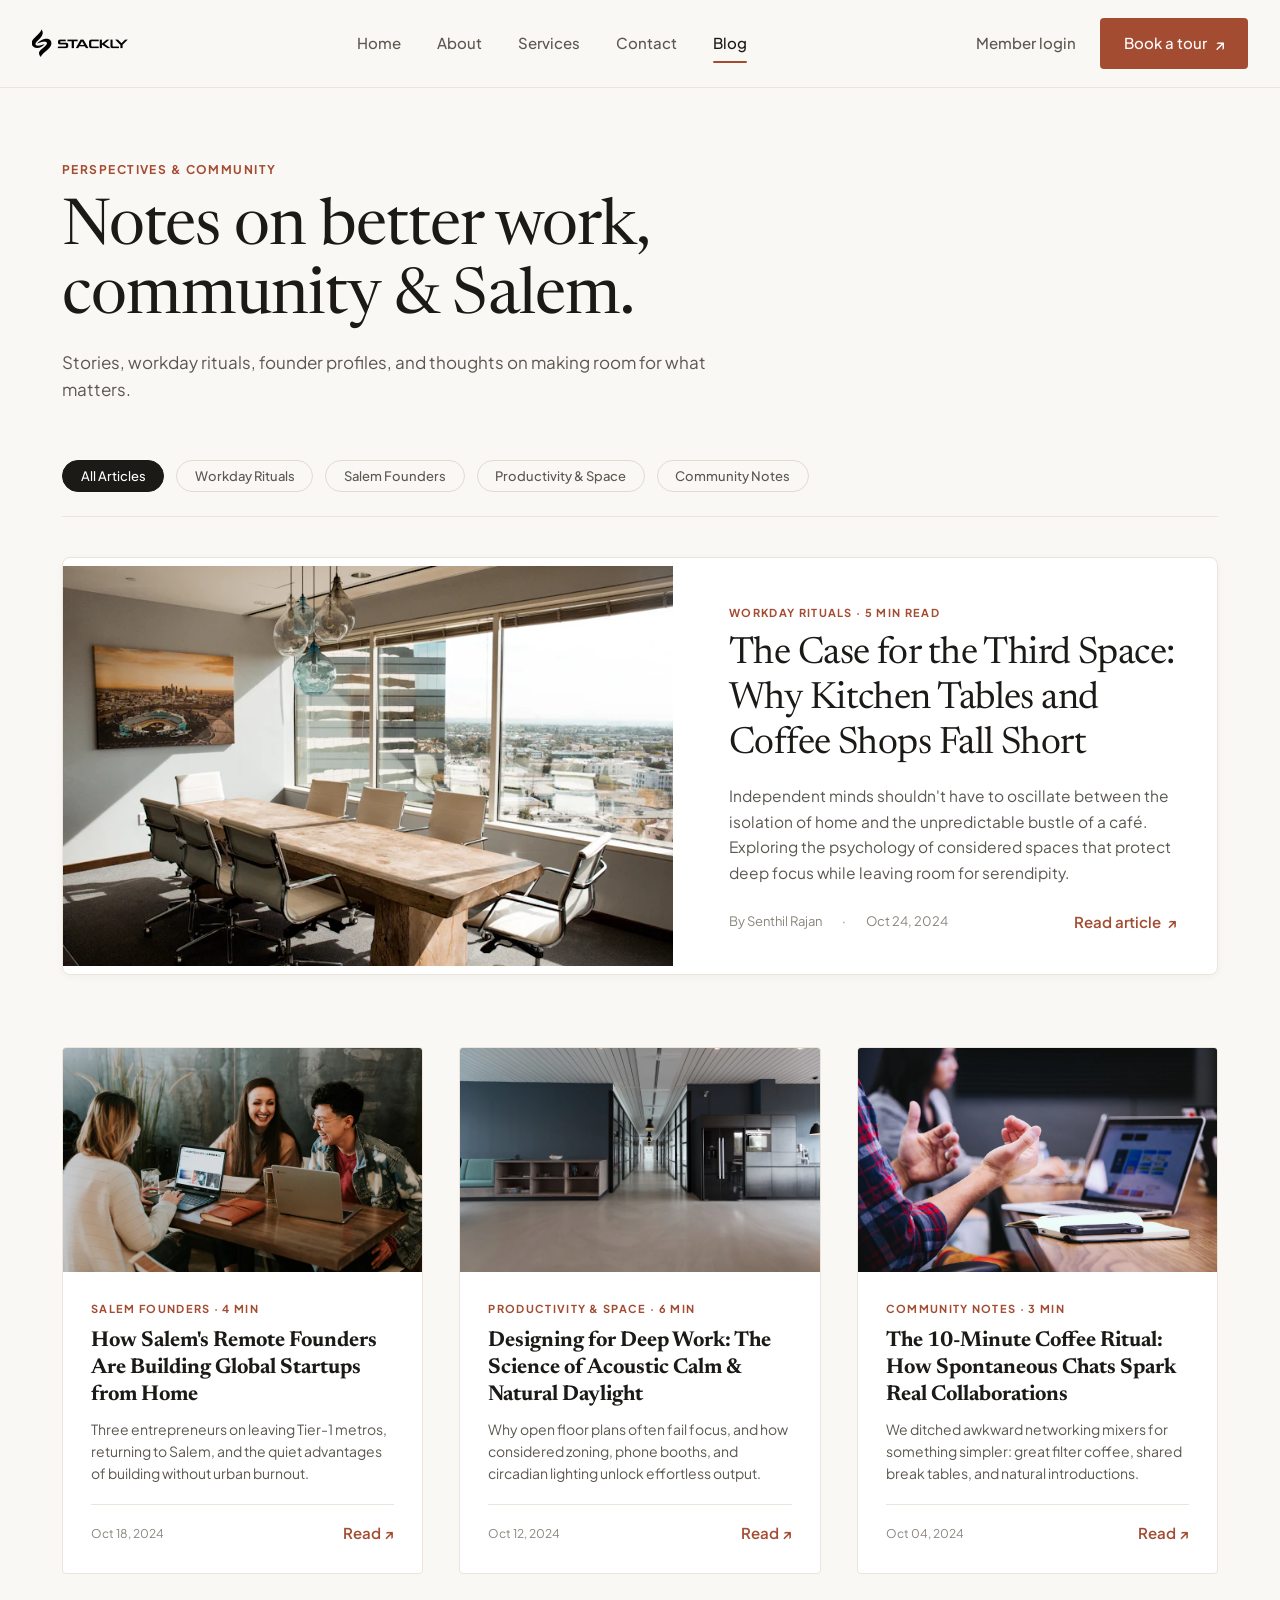
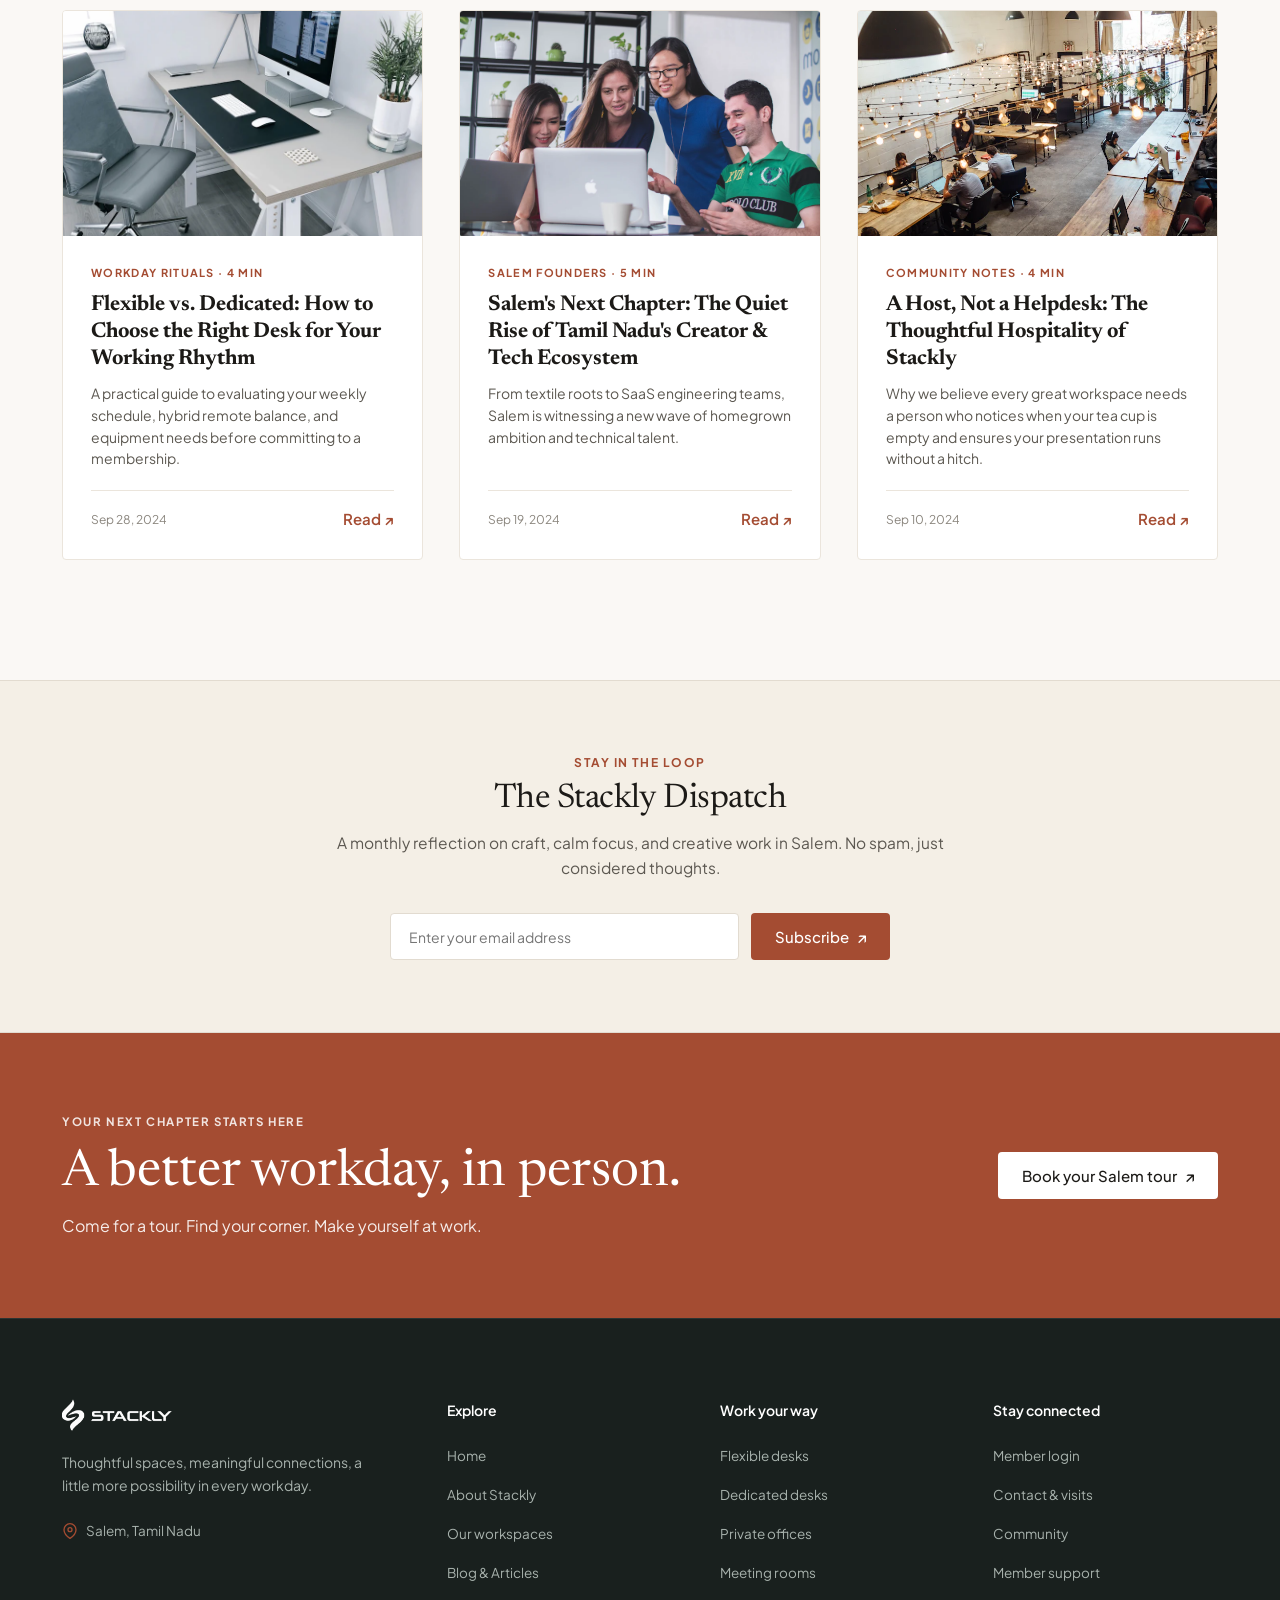
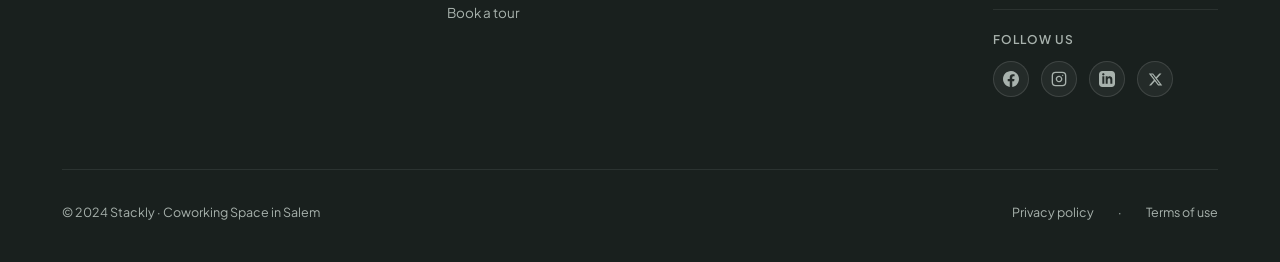
<file: blog.html>
<!DOCTYPE html>
<html lang="en">
<head>
  <meta charset="UTF-8">
  <meta name="viewport" content="width=device-width, initial-scale=1.0">
  <title>Blog &amp; Perspectives — Stackly Coworking Salem</title>
  <meta name="description" content="Read notes, workday rituals, founder profiles, and thoughts on making room for what matters from Stackly Salem.">
  <link rel="stylesheet" href="styles.css">
  <link rel="preconnect" href="https://fonts.googleapis.com">
  <link rel="preconnect" href="https://fonts.gstatic.com" crossorigin>
</head>
<body>

  <!-- ========================================================================
       SITE HEADER / NAVIGATION
       ======================================================================== -->
  <header class="site-header" id="siteHeader">
    <div class="container-wide header-container">
      <!-- Brand Logo -->
      <a href="index.html" class="brand-logo" aria-label="Stackly Coworking Home">
        <img src="images/stackly logo.webp" alt="Stackly" class="stackly-brand-img dark-text">
      </a>

            <!-- Desktop Navigation Menu -->
      <nav class="nav-menu" aria-label="Main navigation">
        <a href="index.html" class="nav-link">Home</a>
        <a href="about.html" class="nav-link">About</a>
        <a href="services.html" class="nav-link">Services</a>
        <a href="contact.html" class="nav-link">Contact</a>
        <a href="blog.html" class="nav-link active">Blog</a>
      </nav>

      <!-- Desktop Action Links -->
      <div class="header-actions">
        <a href="login.html" class="login-link">Member login</a>
        <a href="contact.html#book-tour" class="btn btn-terracotta open-tour-btn">
          Book a tour <span class="arrow">↗</span>
        </a>
      </div>

      <!-- Mobile Hamburger Button -->
      <button type="button" class="mobile-toggle" id="mobileMenuToggle" aria-label="Toggle navigation menu">
        <div class="hamburger-icon">
          <span></span>
          <span></span>
        </div>
      </button>
    </div>
  </header>

  <!-- ========================================================================
       BLOG HERO SECTION
       ======================================================================== -->
  <section class="hero-blog">
    <div class="container">
      <span class="eyebrow">Perspectives &amp; Community</span>
      <h1 class="heading-serif hero-title" style="max-width: 800px; margin-bottom: 1rem;">
        Notes on better work, community &amp; Salem.
      </h1>
      <p class="hero-subtitle" style="max-width: 650px; margin-bottom: 2rem;">
        Stories, workday rituals, founder profiles, and thoughts on making room for what matters.
      </p>

      <!-- Category Filter Tabs -->
      <div class="blog-filter-bar" role="tablist">
        <button type="button" class="blog-filter-btn active" data-category="all">All Articles</button>
        <button type="button" class="blog-filter-btn" data-category="rituals">Workday Rituals</button>
        <button type="button" class="blog-filter-btn" data-category="founders">Salem Founders</button>
        <button type="button" class="blog-filter-btn" data-category="productivity">Productivity &amp; Space</button>
        <button type="button" class="blog-filter-btn" data-category="community">Community Notes</button>
      </div>

      <!-- Featured Story Card -->
      <article class="featured-story-card open-article-btn" data-title="The Case for the Third Space: Why Kitchen Tables and Coffee Shops Fall Short" data-category="Workday Rituals" data-author="Senthil Rajan · Founder, Stackly" data-date="Oct 24, 2024">
        <div class="featured-img-wrap">
          <img 
            src="images/blog-hero-focus.webp" 
            alt="Warm sunlit morning workspace corner with coffee and natural illumination"
            loading="eager"
          >
        </div>
        <div class="featured-content-wrap">
          <span class="article-category-tag">Workday Rituals · 5 Min Read</span>
          <h2 class="heading-serif featured-title">
            The Case for the Third Space: Why Kitchen Tables and Coffee Shops Fall Short
          </h2>
          <p class="featured-excerpt">
            Independent minds shouldn't have to oscillate between the isolation of home and the unpredictable bustle of a café. Exploring the psychology of considered spaces that protect deep focus while leaving room for serendipity.
          </p>
          <div class="article-meta-row">
            <span>By Senthil Rajan</span>
            <span>·</span>
            <span>Oct 24, 2024</span>
            <span class="link-inline-arrow" style="margin-left: auto;">
              Read article <span class="arrow">↗</span>
            </span>
          </div>
        </div>
      </article>

      <!-- Articles 3-Column Grid -->
      <div class="articles-grid" id="articlesGrid">
        <!-- Article 1 -->
        <article class="article-card open-article-btn" data-category="founders" data-title="How Salem's Remote Founders Are Building Global Startups from Home" data-author="Kavitha M. · Community Host" data-date="Oct 18, 2024">
          <div class="article-thumb-wrap">
            <img 
              src="images/team-brainstorm.webp" 
              alt="Salem entrepreneurs laughing and working together at a shared wooden desk"
              loading="lazy"
            >
          </div>
          <div class="article-card-body">
            <span class="article-category-tag">Salem Founders · 4 Min</span>
            <h3 class="article-title">
              How Salem's Remote Founders Are Building Global Startups from Home
            </h3>
            <p class="article-snippet">
              Three entrepreneurs on leaving Tier-1 metros, returning to Salem, and the quiet advantages of building without urban burnout.
            </p>
            <div class="article-card-footer">
              <span>Oct 18, 2024</span>
              <span class="link-inline-arrow">Read ↗</span>
            </div>
          </div>
        </article>

        <!-- Article 2 -->
        <article class="article-card open-article-btn" data-category="productivity" data-title="Designing for Deep Work: The Science of Acoustic Calm & Natural Daylight" data-author="Arun Prasad · Space Architect" data-date="Oct 12, 2024">
          <div class="article-thumb-wrap">
            <img 
              src="images/workspace-desk-800.webp" 
              alt="Architectural focus zone with clean lines and indirect daylight"
              loading="lazy"
            >
          </div>
          <div class="article-card-body">
            <span class="article-category-tag">Productivity &amp; Space · 6 Min</span>
            <h3 class="article-title">
              Designing for Deep Work: The Science of Acoustic Calm &amp; Natural Daylight
            </h3>
            <p class="article-snippet">
              Why open floor plans often fail focus, and how considered zoning, phone booths, and circadian lighting unlock effortless output.
            </p>
            <div class="article-card-footer">
              <span>Oct 12, 2024</span>
              <span class="link-inline-arrow">Read ↗</span>
            </div>
          </div>
        </article>

        <!-- Article 3 -->
        <article class="article-card open-article-btn" data-category="community" data-title="The 10-Minute Coffee Ritual: How Spontaneous Chats Spark Real Collaborations" data-author="Senthil Rajan" data-date="Oct 04, 2024">
          <div class="article-thumb-wrap">
            <img 
              src="images/community-collab.webp" 
              alt="Colleagues connecting over fresh artisanal coffee in the pantry lounge"
              loading="lazy"
            >
          </div>
          <div class="article-card-body">
            <span class="article-category-tag">Community Notes · 3 Min</span>
            <h3 class="article-title">
              The 10-Minute Coffee Ritual: How Spontaneous Chats Spark Real Collaborations
            </h3>
            <p class="article-snippet">
              We ditched awkward networking mixers for something simpler: great filter coffee, shared break tables, and natural introductions.
            </p>
            <div class="article-card-footer">
              <span>Oct 04, 2024</span>
              <span class="link-inline-arrow">Read ↗</span>
            </div>
          </div>
        </article>

        <!-- Article 4 -->
        <article class="article-card open-article-btn" data-category="rituals" data-title="Flexible vs. Dedicated: How to Choose the Right Desk for Your Working Rhythm" data-author="Kavitha M. · Community Host" data-date="Sep 28, 2024">
          <div class="article-thumb-wrap">
            <img 
              src="images/podcast-studio.webp" 
              alt="Ergonomic wooden dedicated workstation with task monitor"
              loading="lazy"
            >
          </div>
          <div class="article-card-body">
            <span class="article-category-tag">Workday Rituals · 4 Min</span>
            <h3 class="article-title">
              Flexible vs. Dedicated: How to Choose the Right Desk for Your Working Rhythm
            </h3>
            <p class="article-snippet">
              A practical guide to evaluating your weekly schedule, hybrid remote balance, and equipment needs before committing to a membership.
            </p>
            <div class="article-card-footer">
              <span>Sep 28, 2024</span>
              <span class="link-inline-arrow">Read ↗</span>
            </div>
          </div>
        </article>

        <!-- Article 5 -->
        <article class="article-card open-article-btn" data-category="founders" data-title="Salem's Next Chapter: The Quiet Rise of Tamil Nadu's Creator & Tech Ecosystem" data-author="Senthil Rajan" data-date="Sep 19, 2024">
          <div class="article-thumb-wrap">
            <img 
              src="images/creative-discussion.webp" 
              alt="Young software builders discussing project roadmaps in Salem"
              loading="lazy"
            >
          </div>
          <div class="article-card-body">
            <span class="article-category-tag">Salem Founders · 5 Min</span>
            <h3 class="article-title">
              Salem's Next Chapter: The Quiet Rise of Tamil Nadu's Creator &amp; Tech Ecosystem
            </h3>
            <p class="article-snippet">
              From textile roots to SaaS engineering teams, Salem is witnessing a new wave of homegrown ambition and technical talent.
            </p>
            <div class="article-card-footer">
              <span>Sep 19, 2024</span>
              <span class="link-inline-arrow">Read ↗</span>
            </div>
          </div>
        </article>

        <!-- Article 6 -->
        <article class="article-card open-article-btn" data-category="community" data-title="A Host, Not a Helpdesk: The Thoughtful Hospitality of Stackly" data-author="Arun Prasad" data-date="Sep 10, 2024">
          <div class="article-thumb-wrap">
            <img 
              src="images/sunlit-hot-desk.webp" 
              alt="Stackly welcoming front desk and community hospitality lounge"
              loading="lazy"
            >
          </div>
          <div class="article-card-body">
            <span class="article-category-tag">Community Notes · 4 Min</span>
            <h3 class="article-title">
              A Host, Not a Helpdesk: The Thoughtful Hospitality of Stackly
            </h3>
            <p class="article-snippet">
              Why we believe every great workspace needs a person who notices when your tea cup is empty and ensures your presentation runs without a hitch.
            </p>
            <div class="article-card-footer">
              <span>Sep 10, 2024</span>
              <span class="link-inline-arrow">Read ↗</span>
            </div>
          </div>
        </article>
      </div>
    </div>
  </section>

  <!-- ========================================================================
       NEWSLETTER BOX: THE STACKLY DISPATCH
       ======================================================================== -->
  <section class="section-newsletter">
    <div class="container">
      <div class="newsletter-box">
        <span class="eyebrow" style="text-align: center; margin-bottom: 0.5rem;">Stay in the loop</span>
        <h3 class="heading-serif">The Stackly Dispatch</h3>
        <p>A monthly reflection on craft, calm focus, and creative work in Salem. No spam, just considered thoughts.</p>
        <form class="newsletter-form" id="newsletterForm">
          <input type="email" id="newsletterEmail" class="newsletter-input" placeholder="Enter your email address" required>
          <button type="submit" class="btn btn-terracotta">
            Subscribe <span class="arrow">↗</span>
          </button>
        </form>
      </div>
    </div>
  </section>

  <!-- ========================================================================
       TERRACOTTA CTA BANNER
       ======================================================================== -->
  <section class="section-cta-banner">
    <div class="container cta-flex-container">
      <div class="cta-left-content">
        <span class="cta-eyebrow">Your next chapter starts here</span>
        <h2 class="cta-title">A better workday, in person.</h2>
        <p class="cta-subtitle">Come for a tour. Find your corner. Make yourself at work.</p>
      </div>
      <div>
        <button type="button" class="btn btn-white open-tour-btn">
          Book your Salem tour <span class="arrow">↗</span>
        </button>
      </div>
    </div>
  </section>

  <!-- ========================================================================
       SITE FOOTER (DARK)
       ======================================================================== -->
  <footer class="site-footer" id="contact">
    <div class="container">
      <div class="footer-top-grid">
        <!-- Col 1: Brand -->
        <div class="footer-brand-col">
          <a href="index.html" class="footer-logo" aria-label="Stackly Coworking Home">
            <img src="images/stackly logo.webp" alt="Stackly" class="stackly-brand-img">
          </a>
          <p class="footer-mission-text">
            Thoughtful spaces, meaningful connections, a little more possibility in every workday.
          </p>
          <div class="footer-location-pin">
            <svg viewBox="0 0 24 24" fill="none" stroke="currentColor" stroke-width="2" stroke-linecap="round" stroke-linejoin="round">
              <path d="M21 10c0 7-9 13-9 13s-9-6-9-13a9 9 0 0 1 18 0z"></path>
              <circle cx="12" cy="10" r="3"></circle>
            </svg>
            <span>Salem, Tamil Nadu</span>
          </div>
        </div>

        <!-- Col 2: Explore -->
        <div>
          <h4 class="footer-col-title">Explore</h4>
          <ul class="footer-links-list">
            <li><a href="404.html" class="footer-link">Home</a></li>
            <li><a href="404.html" class="footer-link">About Stackly</a></li>
            <li><a href="404.html" class="footer-link">Our workspaces</a></li>
            <li><a href="404.html" class="footer-link">Blog &amp; Articles</a></li>
            <li><a href="404.html" class="footer-link open-tour-btn">Book a tour</a></li>
          </ul>
        </div>

        <!-- Col 3: Work your way -->
        <div>
          <h4 class="footer-col-title">Work your way</h4>
          <ul class="footer-links-list">
            <li><a href="404.html" class="footer-link">Flexible desks</a></li>
            <li><a href="404.html" class="footer-link">Dedicated desks</a></li>
            <li><a href="404.html" class="footer-link">Private offices</a></li>
            <li><a href="404.html" class="footer-link">Meeting rooms</a></li>
          </ul>
        </div>

                        <!-- Col 4: Stay connected -->
        <div>
          <h4 class="footer-col-title">Stay connected</h4>
          <ul class="footer-links-list">
            <li><a href="login.html" class="footer-link open-login-btn">Member login</a></li>
            <li><a href="contact.html" class="footer-link">Contact &amp; visits</a></li>
            <li><a href="about.html" class="footer-link">Community</a></li>
            <li><a href="contact.html" class="footer-link">Member support</a></li>
          </ul>
          <div class="footer-social-section">
            <span class="footer-social-label">Follow Us</span>
            <div class="footer-social-links" aria-label="Stackly Social Channels">
              <a href="404.html" class="footer-social-btn" aria-label="Follow Stackly on Facebook" title="Facebook">
                <svg width="16" height="16" viewBox="0 0 24 24" fill="currentColor">
                  <path d="M24 12.073c0-6.627-5.373-12-12-12s-12 5.373-12 12c0 5.99 4.388 10.954 10.125 11.854v-8.385H7.078v-3.47h3.047V9.43c0-3.007 1.792-4.669 4.533-4.669 1.312 0 2.686.235 2.686.235v2.953H15.83c-1.491 0-1.956.925-1.956 1.874v2.25h3.328l-.532 3.47h-2.796v8.385C19.612 23.027 24 18.062 24 12.073z"/>
                </svg>
              </a>
              <a href="404.html" class="footer-social-btn" aria-label="Follow Stackly on Instagram" title="Instagram">
                <svg width="16" height="16" viewBox="0 0 24 24" fill="none" stroke="currentColor" stroke-width="2" stroke-linecap="round" stroke-linejoin="round">
                  <rect x="2" y="2" width="20" height="20" rx="5" ry="5"></rect>
                  <path d="M16 11.37A4 4 0 1 1 12.63 8 4 4 0 0 1 16 11.37z"></path>
                  <line x1="17.5" y1="6.5" x2="17.51" y2="6.5"></line>
                </svg>
              </a>
              <a href="404.html" class="footer-social-btn" aria-label="Follow Stackly on LinkedIn" title="LinkedIn">
                <svg width="16" height="16" viewBox="0 0 24 24" fill="currentColor">
                  <path d="M19 0h-14c-2.761 0-5 2.239-5 5v14c0 2.761 2.239 5 5 5h14c2.762 0 5-2.239 5-5v-14c0-2.761-2.238-5-5-5zm-11 19h-3v-11h3v11zm-1.5-12.268c-.966 0-1.75-.79-1.75-1.764s.784-1.764 1.75-1.764 1.75.79 1.75 1.764-.783 1.764-1.75 1.764zm13.5 12.268h-3v-5.604c0-3.368-4-3.113-4 0v5.604h-3v-11h3v1.765c1.396-2.586 7-2.777 7 2.476v6.763z"/>
                </svg>
              </a>
              <a href="404.html" class="footer-social-btn" aria-label="Follow Stackly on X" title="X (Twitter)">
                <svg width="15" height="15" viewBox="0 0 24 24" fill="currentColor">
                  <path d="M18.244 2.25h3.308l-7.227 8.26 8.502 11.24H16.17l-5.214-6.817L4.99 21.75H1.68l7.73-8.835L1.254 2.25H8.08l4.713 6.231zm-1.161 17.52h1.833L7.084 4.126H5.117z"/>
                </svg>
              </a>
            </div>
          </div>
        </div>
      </div>

      <!-- Bottom Bar -->
      <div class="footer-bottom-row">
        <span>© 2024 Stackly · Coworking Space in Salem</span>
        <div class="footer-legal-links">
          <a href="404.html">Privacy policy</a>
          <span>·</span>
          <a href="404.html">Terms of use</a>
        </div>
      </div>
    </div>
  </footer>

  <!-- ========================================================================
       MODAL: ARTICLE READER
       ======================================================================== -->
  <div class="modal-backdrop" id="articleReaderModal" role="dialog" aria-modal="true" aria-labelledby="readerArticleTitle">
    <div class="modal-dialog" style="max-width: 680px;">
      <button type="button" class="modal-close-btn" aria-label="Close dialog">&times;</button>
      <span class="modal-eyebrow" id="readerCategory">Workday Rituals · 5 Min Read</span>
      <h3 class="modal-title" id="readerArticleTitle" style="font-size: 2rem; margin-bottom: 0.75rem;">Article Title</h3>
      <p class="modal-subtitle" id="readerMeta" style="margin-bottom: 1.5rem;">By Senthil Rajan · Oct 24, 2024</p>

      <div style="font-size: 0.9375rem; color: var(--text-secondary); line-height: 1.75; display: flex; flex-direction: column; gap: 1.25rem;">
        <p>
          Independent minds shouldn't have to choose between a lonely kitchen table and the noise of a café. Growing teams shouldn't drown in the headaches of managing an office.
        </p>
        <p>
          At Stackly, we built our spaces around two fundamental human needs that are often treated as opposites: the need for uninterrupted deep focus, and the quiet craving for genuine community.
        </p>
        <blockquote style="border-left: 3px solid var(--terracotta); padding-left: 1.25rem; font-family: var(--font-serif); font-size: 1.15rem; color: var(--text-primary); margin: 0.5rem 0;">
          "A workday can do more than hold your desk. It should support your focus, celebrate your people, and make room for possibility."
        </blockquote>
        <p>
          Whether you choose a flexible drop-in desk or a dedicated four-person cabin for your software team, you are stepping into a setting crafted to respect your rhythm.
        </p>
      </div>

      <div style="margin-top: 2rem; padding-top: 1.5rem; border-top: 1px solid var(--border-light); display: flex; justify-content: space-between; align-items: center;">
        <span style="font-size: 0.8125rem; color: var(--text-muted);">Share this reflection with your team</span>
        <button type="button" class="btn btn-terracotta open-tour-btn" style="font-size: 0.8125rem; padding: 0.6rem 1rem;">
          Book a visit to Stackly <span class="arrow">↗</span>
        </button>
      </div>
    </div>
  </div>

  <!-- ========================================================================
       MODAL: BOOK A TOUR
       ======================================================================== -->
  <div class="modal-backdrop" id="tourModal" role="dialog" aria-modal="true" aria-labelledby="tourModalTitle">
    <div class="modal-dialog">
      <button type="button" class="modal-close-btn" aria-label="Close dialog">&times;</button>
      <span class="modal-eyebrow">Schedule a Visit</span>
      <h3 class="modal-title" id="tourModalTitle">Book your Salem tour</h3>
      <p class="modal-subtitle">Come experience the space firsthand. We'll show you around and find the perfect spot for your rhythm.</p>

      <form class="modal-form" id="tourBookingForm" data-validate="true" novalidate>
        <div class="form-row">
          <div class="form-group">
            <label for="tourName" class="form-label">Full Name</label>
            <input type="text" id="tourName" name="fullname" class="form-input" placeholder="e.g. Anand Kumar" minlength="2" required>
          </div>
          <div class="form-group">
            <label for="tourPhone" class="form-label">Phone Number</label>
            <input type="tel" id="tourPhone" name="phone" class="form-input" placeholder="+91 98765 43210" required>
          </div>
        </div>

        <div class="form-group">
          <label for="tourEmail" class="form-label">Email Address</label>
          <input type="email" id="tourEmail" name="email" class="form-input" placeholder="anand@example.com" required>
        </div>

        <div class="form-row">
          <div class="form-group">
            <label for="tourSpaceType" class="form-label">Interested Workspace</label>
            <select id="tourSpaceType" name="workspaceType" class="form-select" required>
              <option value="Flexible Desk">Flexible Desk (Drop-in / Hot Desk)</option>
              <option value="Dedicated Desk" selected>Dedicated Desk (Your Own Spot)</option>
              <option value="Private Office">Private Team Office (4-12 people)</option>
              <option value="Meeting Room">Meeting Room (Hourly)</option>
            </select>
          </div>
          <div class="form-group">
            <label for="tourDate" class="form-label">Preferred Date</label>
            <input type="date" id="tourDate" name="tourDate" class="form-input" required>
          </div>
        </div>

        <div class="form-group">
          <label for="tourMessage" class="form-label">Anything specific you'd like to ask?</label>
          <textarea id="tourMessage" class="form-textarea" placeholder="Tell us about your team size, work routine, or moving timeline..."></textarea>
        </div>

        <button type="submit" class="btn btn-terracotta" style="width: 100%; margin-top: 0.5rem;">
          Confirm Tour Request <span class="arrow">↗</span>
        </button>
      </form>
    </div>
  </div>

  <!-- ========================================================================
       MODAL: MEMBER LOGIN
       ======================================================================== -->
  <div class="modal-backdrop" id="loginModal" role="dialog" aria-modal="true" aria-labelledby="loginModalTitle">
    <div class="modal-dialog" style="max-width: 440px;">
      <button type="button" class="modal-close-btn" aria-label="Close dialog">&times;</button>
      <span class="modal-eyebrow">Stackly Portal</span>
      <h3 class="modal-title" id="loginModalTitle">Member Login</h3>
      <p class="modal-subtitle">Access your Wi-Fi credentials, book meeting rooms, and manage billing.</p>

      <form class="modal-form" id="memberLoginForm" data-validate="true" novalidate>
        <div class="form-group">
          <label for="loginEmail" class="form-label">Email</label>
          <input type="email" id="loginEmail" name="email" class="form-input" placeholder="member@stackly.in" required>
        </div>

        <div class="form-group">
          <label for="loginPassword" class="form-label">Password</label>
          <input type="password" id="loginPassword" name="password" class="form-input" placeholder="••••••••" minlength="6" required>
        </div>

        <button type="submit" class="btn btn-terracotta" style="width: 100%; margin-top: 0.5rem;">
          Sign In <span class="arrow">↗</span>
        </button>
      </form>
    </div>
  </div>

  <!-- ========================================================================
       MOBILE NAVIGATION DRAWER
       ======================================================================== -->
  <aside class="mobile-nav-drawer" id="mobileNavDrawer" aria-label="Mobile Navigation">
    <div class="mobile-drawer-header">
      <a href="index.html" class="brand-logo" aria-label="Stackly Coworking Home">
        <img src="images/stackly logo.webp" alt="Stackly" class="stackly-brand-img dark-text">
      </a>
      <button type="button" class="modal-close-btn" id="closeMobileMenu" aria-label="Close menu">&times;</button>
    </div>

          <nav class="mobile-nav-links">
        <a href="index.html" class="mobile-nav-link">Home</a>
        <a href="about.html" class="mobile-nav-link">About</a>
        <a href="services.html" class="mobile-nav-link">Services</a>
        <a href="contact.html" class="mobile-nav-link">Contact</a>
        <a href="blog.html" class="mobile-nav-link active">Blog</a>
        <a href="login.html" class="mobile-nav-link">Member login</a>
      </nav>
      <div class="mobile-drawer-footer">
        <a href="contact.html#book-tour" class="btn btn-terracotta w-full open-tour-btn">
          Book a tour <span class="arrow">↗</span>
        </a>
      </div>
    </div>
  </aside>

  <!-- ========================================================================
       TOAST NOTIFICATION
       ======================================================================== -->
  <div class="toast-notice" id="toastNotice" role="status" aria-live="polite">
    <svg class="toast-icon" viewBox="0 0 24 24" fill="none" stroke="currentColor" stroke-width="2">
      <path d="M22 11.08V12a10 10 0 1 1-5.93-9.14"></path>
      <polyline points="22 4 12 14.01 9 11.01"></polyline>
    </svg>
    <span id="toastMsg">Subscribed! Welcome to The Stackly Dispatch.</span>
  </div>

  <script src="script.js"></script>
  <script src="validation.js"></script>
</body>
</html>
</file>
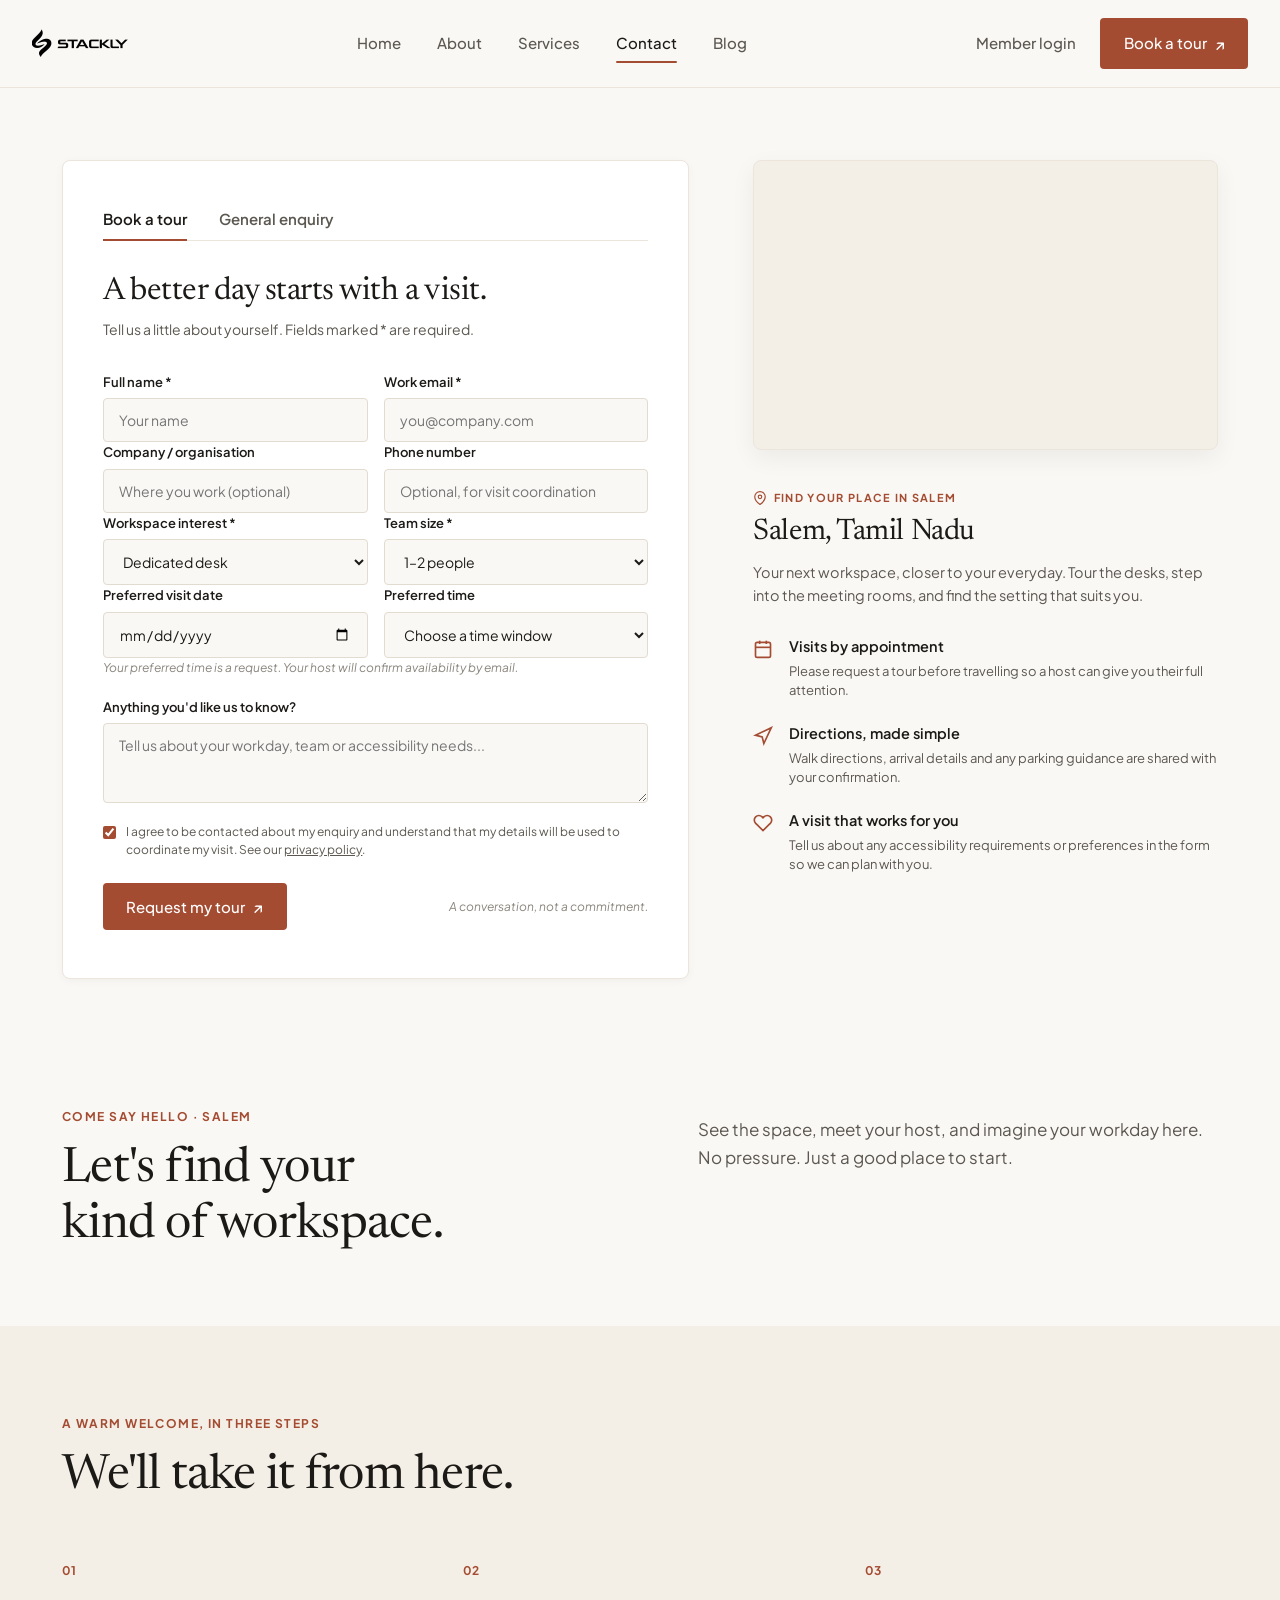
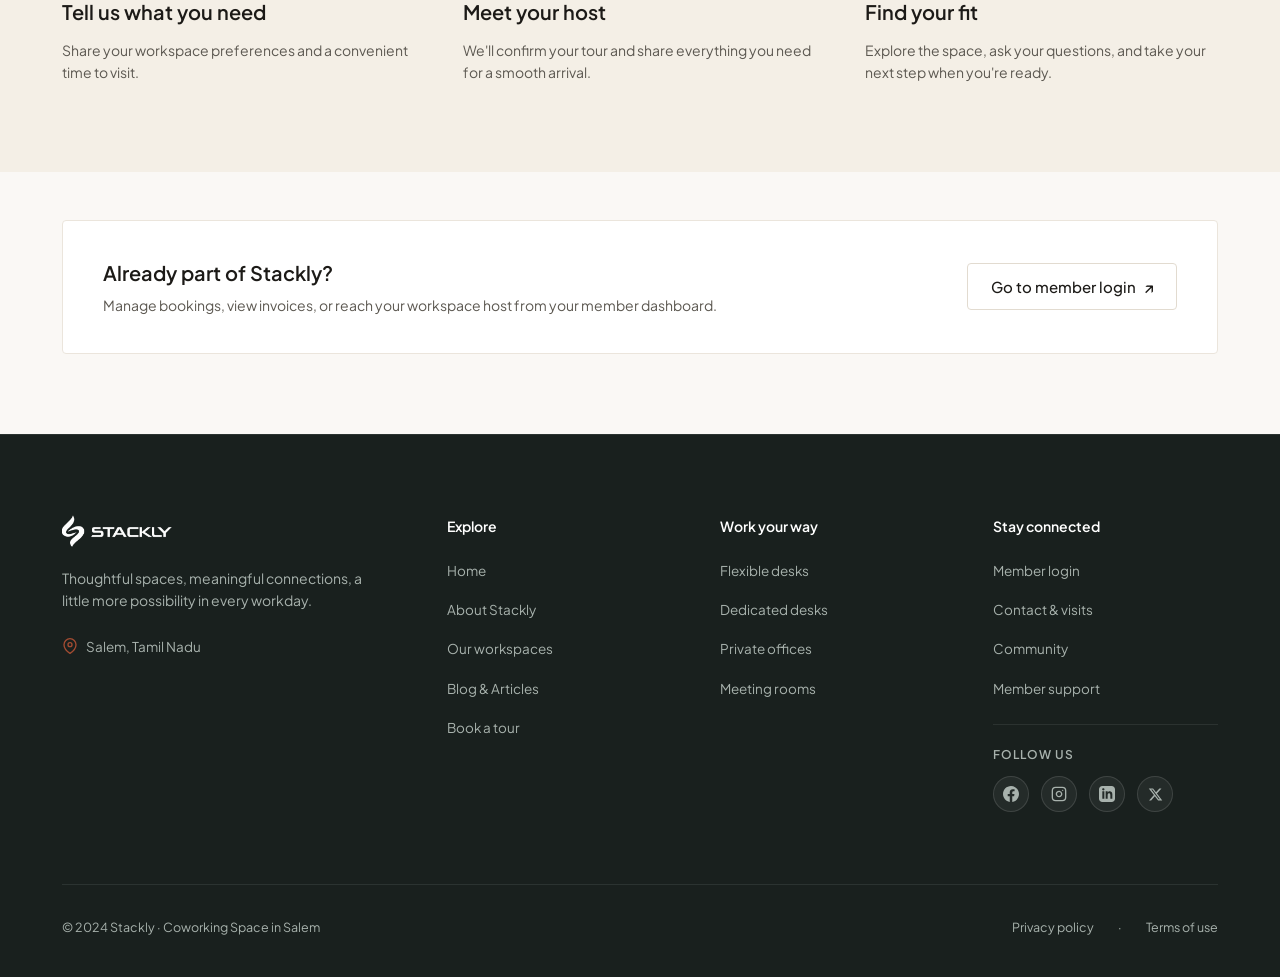
<file: contact.html>
<!DOCTYPE html>
<html lang="en">
<head>
  <meta charset="UTF-8">
  <meta name="viewport" content="width=device-width, initial-scale=1.0">
  <title>Contact &amp; Visit — Stackly Salem Coworking</title>
  <meta name="description" content="Schedule a visit or get in touch with Stackly Salem. Find your workspace, meet your on-site host, and experience our community in person.">
  <link rel="stylesheet" href="styles.css">
  <link rel="preconnect" href="https://fonts.googleapis.com">
  <link rel="preconnect" href="https://fonts.gstatic.com" crossorigin>
</head>
<body>

  <!-- ========================================================================
       SITE HEADER / NAVIGATION
       ======================================================================== -->
  <header class="site-header" id="siteHeader">
    <div class="container-wide header-container">
      <!-- Brand Logo -->
      <a href="index.html" class="brand-logo" aria-label="Stackly Coworking Home">
        <img src="images/stackly logo.webp" alt="Stackly" class="stackly-brand-img dark-text">
      </a>

            <!-- Desktop Navigation Menu -->
      <nav class="nav-menu" aria-label="Main navigation">
        <a href="index.html" class="nav-link">Home</a>
        <a href="about.html" class="nav-link">About</a>
        <a href="services.html" class="nav-link">Services</a>
        <a href="contact.html" class="nav-link active">Contact</a>
        <a href="blog.html" class="nav-link">Blog</a>
      </nav>

      <!-- Desktop Action Links -->
      <div class="header-actions">
        <a href="login.html" class="login-link">Member login</a>
        <a href="contact.html#book-tour" class="btn btn-terracotta open-tour-btn">
          Book a tour <span class="arrow">↗</span>
        </a>
      </div>

      <!-- Mobile Hamburger Button -->
      <button type="button" class="mobile-toggle" id="mobileMenuToggle" aria-label="Toggle navigation menu">
        <div class="hamburger-icon">
          <span></span>
          <span></span>
        </div>
      </button>
    </div>
  </header>

  <!-- ========================================================================
       CONTACT & VISIT MAIN SECTION
       ======================================================================== -->
  <section class="hero-contact">
    <div class="container contact-layout-grid">
      <!-- Left: Form Card with Tabs -->
      <div class="contact-form-card">
        <!-- Tabs -->
        <div class="contact-tabs-nav" role="tablist">
          <button type="button" class="contact-tab-btn active" id="tabBookTour" role="tab" aria-selected="true">
            Book a tour
          </button>
          <button type="button" class="contact-tab-btn" id="tabGeneralEnquiry" role="tab" aria-selected="false">
            General enquiry
          </button>
        </div>

        <h1 class="heading-serif contact-form-title" id="formHeaderTitle">
          A better day starts with a visit.
        </h1>
        <p class="contact-form-sub" id="formHeaderSub">
          Tell us a little about yourself. Fields marked * are required.
        </p>

        <!-- Main Interactive Form -->
        <form id="contactPageForm" data-validate="true" novalidate>
          <div class="form-row">
            <div class="form-group">
              <label for="contactName" class="form-label">Full name *</label>
              <input type="text" id="contactName" class="form-input" placeholder="Your name" required>
            </div>
            <div class="form-group">
              <label for="contactEmail" class="form-label">Work email *</label>
              <input type="email" id="contactEmail" class="form-input" placeholder="you@company.com" required>
            </div>
          </div>

          <div class="form-row">
            <div class="form-group">
              <label for="contactCompany" class="form-label">Company / organisation</label>
              <input type="text" id="contactCompany" class="form-input" placeholder="Where you work (optional)">
            </div>
            <div class="form-group">
              <label for="contactPhone" class="form-label">Phone number</label>
              <input type="tel" id="contactPhone" class="form-input" placeholder="Optional, for visit coordination">
            </div>
          </div>

          <div class="form-row" id="tourFieldsRow1">
            <div class="form-group">
              <label for="contactWorkspace" class="form-label">Workspace interest *</label>
              <select id="contactWorkspace" class="form-select">
                <option value="Dedicated desk" selected>Dedicated desk</option>
                <option value="Flexible desk">Flexible desk</option>
                <option value="Private team office">Private office (4–12 people)</option>
                <option value="Meeting room">Meeting room</option>
              </select>
            </div>
            <div class="form-group">
              <label for="contactTeamSize" class="form-label">Team size *</label>
              <select id="contactTeamSize" class="form-select">
                <option value="1-2 people" selected>1–2 people</option>
                <option value="3-5 people">3–5 people</option>
                <option value="6-12 people">6–12 people</option>
                <option value="12+ people">12+ people</option>
              </select>
            </div>
          </div>

          <div class="form-row" id="tourFieldsRow2">
            <div class="form-group">
              <label for="contactDate" class="form-label">Preferred visit date</label>
              <input type="date" id="contactDate" class="form-input">
            </div>
            <div class="form-group">
              <label for="contactTimeWindow" class="form-label">Preferred time</label>
              <select id="contactTimeWindow" class="form-select">
                <option value="" disabled selected>Choose a time window</option>
                <option value="Morning">Morning (9:30 AM – 12:30 PM)</option>
                <option value="Afternoon">Afternoon (1:00 PM – 4:00 PM)</option>
                <option value="Evening">Evening (4:00 PM – 6:30 PM)</option>
              </select>
            </div>
          </div>

          <p class="form-footnote-text" id="tourPreferenceNote" style="margin-bottom: 1.25rem;">
            Your preferred time is a request. Your host will confirm availability by email.
          </p>

          <div class="form-group" style="margin-bottom: 1.25rem;">
            <label for="contactNotes" class="form-label">Anything you'd like us to know?</label>
            <textarea id="contactNotes" class="form-textarea" placeholder="Tell us about your workday, team or accessibility needs..."></textarea>
          </div>

          <label class="form-checkbox-label">
            <input type="checkbox" required checked>
            <span>I agree to be contacted about my enquiry and understand that my details will be used to coordinate my visit. See our <a href="#privacy" style="text-decoration: underline;">privacy policy</a>.</span>
          </label>

          <div class="form-submit-row">
            <button type="submit" class="btn btn-terracotta" id="contactSubmitBtn">
              Request my tour <span class="arrow">↗</span>
            </button>
            <span class="form-footnote-text">A conversation, not a commitment.</span>
          </div>
        </form>
      </div>

      <!-- Right: Location & Visit Information Card -->
      <div class="contact-info-card">
        <!-- Interactive Google Map Embed -->
        <div class="contact-map-wrap">
          <iframe src="https://www.google.com/maps/embed?pb=!1m18!1m12!1m3!1d4024.1729600062426!2d78.1739798!3d11.682956599999999!2m3!1f0!2f0!3f0!3m2!1i1024!2i768!4f13.1!3m3!1m2!1s0x3babefef7fd970bb%3A0xe11aef1a71994f9!2sStackly!5e1!3m2!1sen!2sin!4v1793264509773!5m2!1sen!2sin" width="600" height="450" style="border:0;" allowfullscreen="" loading="lazy" referrerpolicy="strict-origin-when-cross-origin" title="Stackly Salem Coworking Location Map"></iframe>
        </div>

        <div class="contact-details-box">
          <span class="contact-loc-tag">
            <svg viewBox="0 0 24 24" fill="none" stroke="currentColor" stroke-width="2" style="width: 14px; height: 14px;">
              <path d="M21 10c0 7-9 13-9 13s-9-6-9-13a9 9 0 0 1 18 0z"></path>
              <circle cx="12" cy="10" r="3"></circle>
            </svg>
            Find your place in Salem
          </span>
          <h2 class="heading-serif contact-loc-title">Salem, Tamil Nadu</h2>
          <p class="contact-loc-desc">
            Your next workspace, closer to your everyday. Tour the desks, step into the meeting rooms, and find the setting that suits you.
          </p>

          <div class="contact-bullets-list">
            <!-- Bullet 1 -->
            <div class="contact-bullet-item">
              <svg class="bullet-icon" viewBox="0 0 24 24" fill="none" stroke="currentColor" stroke-width="2">
                <rect x="3" y="4" width="18" height="18" rx="2" ry="2"></rect>
                <line x1="16" y1="2" x2="16" y2="6"></line>
                <line x1="8" y1="2" x2="8" y2="6"></line>
                <line x1="3" y1="10" x2="21" y2="10"></line>
              </svg>
              <div class="bullet-text">
                <h4>Visits by appointment</h4>
                <p>Please request a tour before travelling so a host can give you their full attention.</p>
              </div>
            </div>

            <!-- Bullet 2 -->
            <div class="contact-bullet-item">
              <svg class="bullet-icon" viewBox="0 0 24 24" fill="none" stroke="currentColor" stroke-width="2">
                <polygon points="3 11 22 2 13 21 11 13 3 11"></polygon>
              </svg>
              <div class="bullet-text">
                <h4>Directions, made simple</h4>
                <p>Walk directions, arrival details and any parking guidance are shared with your confirmation.</p>
              </div>
            </div>

            <!-- Bullet 3 -->
            <div class="contact-bullet-item">
              <svg class="bullet-icon" viewBox="0 0 24 24" fill="none" stroke="currentColor" stroke-width="2">
                <path d="M20.84 4.61a5.5 5.5 0 0 0-7.78 0L12 5.67l-1.06-1.06a5.5 5.5 0 0 0-7.78 7.78l1.06 1.06L12 21.23l7.78-7.78 1.06-1.06a5.5 5.5 0 0 0 0-7.78z"></path>
              </svg>
              <div class="bullet-text">
                <h4>A visit that works for you</h4>
                <p>Tell us about any accessibility requirements or preferences in the form so we can plan with you.</p>
              </div>
            </div>
          </div>
        </div>
      </div>
    </div>
  </section>

  <!-- ========================================================================
       STATEMENT SECTION: LET'S FIND YOUR KIND OF WORKSPACE.
       ======================================================================== -->
  <section class="section-statement" style="padding: 4.5rem 0;">
    <div class="container statement-grid">
      <div>
        <span class="eyebrow">Come say hello · Salem</span>
        <h2 class="heading-serif statement-heading">
          Let's find your<br>kind of workspace.
        </h2>
      </div>
      <div class="statement-text-col">
        <p class="statement-p">
          See the space, meet your host, and imagine your workday here. No pressure. Just a good place to start.
        </p>
      </div>
    </div>
  </section>

  <!-- ========================================================================
       THREE-STEP PROCESS SECTION: A WARM WELCOME, IN THREE STEPS
       ======================================================================== -->
  <section class="section-contact-steps">
    <div class="container">
      <span class="eyebrow">A warm welcome, in three steps</span>
      <h2 class="heading-serif statement-heading">We'll take it from here.</h2>

      <div class="steps-grid">
        <!-- 01 -->
        <div class="step-card">
          <span class="step-num">01</span>
          <h3>Tell us what you need</h3>
          <p>Share your workspace preferences and a convenient time to visit.</p>
        </div>

        <!-- 02 -->
        <div class="step-card">
          <span class="step-num">02</span>
          <h3>Meet your host</h3>
          <p>We'll confirm your tour and share everything you need for a smooth arrival.</p>
        </div>

        <!-- 03 -->
        <div class="step-card">
          <span class="step-num">03</span>
          <h3>Find your fit</h3>
          <p>Explore the space, ask your questions, and take your next step when you're ready.</p>
        </div>
      </div>
    </div>
  </section>

  <!-- ========================================================================
       MEMBER CALLOUT BOX: ALREADY PART OF STACKLY?
       ======================================================================== -->
  <section class="section-member-callout">
    <div class="container">
      <div class="member-callout-box">
        <div class="member-callout-text">
          <h3>Already part of Stackly?</h3>
          <p>Manage bookings, view invoices, or reach your workspace host from your member dashboard.</p>
        </div>
        <div>
          <button type="button" class="btn btn-outline open-login-btn">
            Go to member login <span class="arrow">↗</span>
          </button>
        </div>
      </div>
    </div>
  </section>

  <!-- ========================================================================
       SITE FOOTER (DARK)
       ======================================================================== -->
  <footer class="site-footer" id="contact">
    <div class="container">
      <div class="footer-top-grid">
        <!-- Col 1: Brand -->
        <div class="footer-brand-col">
          <a href="index.html" class="footer-logo" aria-label="Stackly Coworking Home">
            <img src="images/stackly logo.webp" alt="Stackly" class="stackly-brand-img">
          </a>
          <p class="footer-mission-text">
            Thoughtful spaces, meaningful connections, a little more possibility in every workday.
          </p>
          <div class="footer-location-pin">
            <svg viewBox="0 0 24 24" fill="none" stroke="currentColor" stroke-width="2" stroke-linecap="round" stroke-linejoin="round">
              <path d="M21 10c0 7-9 13-9 13s-9-6-9-13a9 9 0 0 1 18 0z"></path>
              <circle cx="12" cy="10" r="3"></circle>
            </svg>
            <span>Salem, Tamil Nadu</span>
          </div>
        </div>

        <!-- Col 2: Explore -->
        <div>
          <h4 class="footer-col-title">Explore</h4>
          <ul class="footer-links-list">
            <li><a href="404.html" class="footer-link">Home</a></li>
            <li><a href="404.html" class="footer-link">About Stackly</a></li>
            <li><a href="404.html" class="footer-link">Our workspaces</a></li>
            <li><a href="404.html" class="footer-link">Blog &amp; Articles</a></li>
            <li><a href="404.html" class="footer-link open-tour-btn">Book a tour</a></li>
          </ul>
        </div>

        <!-- Col 3: Work your way -->
        <div>
          <h4 class="footer-col-title">Work your way</h4>
          <ul class="footer-links-list">
            <li><a href="404.html" class="footer-link">Flexible desks</a></li>
            <li><a href="404.html" class="footer-link">Dedicated desks</a></li>
            <li><a href="404.html" class="footer-link">Private offices</a></li>
            <li><a href="404.html" class="footer-link">Meeting rooms</a></li>
          </ul>
        </div>

                        <!-- Col 4: Stay connected -->
        <div>
          <h4 class="footer-col-title">Stay connected</h4>
          <ul class="footer-links-list">
            <li><a href="login.html" class="footer-link open-login-btn">Member login</a></li>
            <li><a href="contact.html" class="footer-link">Contact &amp; visits</a></li>
            <li><a href="about.html" class="footer-link">Community</a></li>
            <li><a href="contact.html" class="footer-link">Member support</a></li>
          </ul>
          <div class="footer-social-section">
            <span class="footer-social-label">Follow Us</span>
            <div class="footer-social-links" aria-label="Stackly Social Channels">
              <a href="404.html" class="footer-social-btn" aria-label="Follow Stackly on Facebook" title="Facebook">
                <svg width="16" height="16" viewBox="0 0 24 24" fill="currentColor">
                  <path d="M24 12.073c0-6.627-5.373-12-12-12s-12 5.373-12 12c0 5.99 4.388 10.954 10.125 11.854v-8.385H7.078v-3.47h3.047V9.43c0-3.007 1.792-4.669 4.533-4.669 1.312 0 2.686.235 2.686.235v2.953H15.83c-1.491 0-1.956.925-1.956 1.874v2.25h3.328l-.532 3.47h-2.796v8.385C19.612 23.027 24 18.062 24 12.073z"/>
                </svg>
              </a>
              <a href="404.html" class="footer-social-btn" aria-label="Follow Stackly on Instagram" title="Instagram">
                <svg width="16" height="16" viewBox="0 0 24 24" fill="none" stroke="currentColor" stroke-width="2" stroke-linecap="round" stroke-linejoin="round">
                  <rect x="2" y="2" width="20" height="20" rx="5" ry="5"></rect>
                  <path d="M16 11.37A4 4 0 1 1 12.63 8 4 4 0 0 1 16 11.37z"></path>
                  <line x1="17.5" y1="6.5" x2="17.51" y2="6.5"></line>
                </svg>
              </a>
              <a href="404.html" class="footer-social-btn" aria-label="Follow Stackly on LinkedIn" title="LinkedIn">
                <svg width="16" height="16" viewBox="0 0 24 24" fill="currentColor">
                  <path d="M19 0h-14c-2.761 0-5 2.239-5 5v14c0 2.761 2.239 5 5 5h14c2.762 0 5-2.239 5-5v-14c0-2.761-2.238-5-5-5zm-11 19h-3v-11h3v11zm-1.5-12.268c-.966 0-1.75-.79-1.75-1.764s.784-1.764 1.75-1.764 1.75.79 1.75 1.764-.783 1.764-1.75 1.764zm13.5 12.268h-3v-5.604c0-3.368-4-3.113-4 0v5.604h-3v-11h3v1.765c1.396-2.586 7-2.777 7 2.476v6.763z"/>
                </svg>
              </a>
              <a href="404.html" class="footer-social-btn" aria-label="Follow Stackly on X" title="X (Twitter)">
                <svg width="15" height="15" viewBox="0 0 24 24" fill="currentColor">
                  <path d="M18.244 2.25h3.308l-7.227 8.26 8.502 11.24H16.17l-5.214-6.817L4.99 21.75H1.68l7.73-8.835L1.254 2.25H8.08l4.713 6.231zm-1.161 17.52h1.833L7.084 4.126H5.117z"/>
                </svg>
              </a>
            </div>
          </div>
        </div>
      </div>

      <!-- Bottom Bar -->
      <div class="footer-bottom-row">
        <span>© 2024 Stackly · Coworking Space in Salem</span>
        <div class="footer-legal-links">
          <a href="404.html">Privacy policy</a>
          <span>·</span>
          <a href="404.html">Terms of use</a>
        </div>
      </div>
    </div>
  </footer>

  <!-- ========================================================================
       MODAL: MEMBER LOGIN
       ======================================================================== -->
  <div class="modal-backdrop" id="loginModal" role="dialog" aria-modal="true" aria-labelledby="loginModalTitle">
    <div class="modal-dialog" style="max-width: 440px;">
      <button type="button" class="modal-close-btn" aria-label="Close dialog">&times;</button>
      <span class="modal-eyebrow">Stackly Portal</span>
      <h3 class="modal-title" id="loginModalTitle">Member Login</h3>
      <p class="modal-subtitle">Access your Wi-Fi credentials, book meeting rooms, and manage billing.</p>

      <form class="modal-form" id="memberLoginForm" data-validate="true" novalidate>
        <div class="form-group">
          <label for="loginEmail" class="form-label">Email</label>
          <input type="email" id="loginEmail" name="email" class="form-input" placeholder="member@stackly.in" required>
        </div>

        <div class="form-group">
          <label for="loginPassword" class="form-label">Password</label>
          <input type="password" id="loginPassword" name="password" class="form-input" placeholder="••••••••" minlength="6" required>
        </div>

        <button type="submit" class="btn btn-terracotta" style="width: 100%; margin-top: 0.5rem;">
          Sign In <span class="arrow">↗</span>
        </button>
      </form>
    </div>
  </div>

  <!-- ========================================================================
       MOBILE NAVIGATION DRAWER
       ======================================================================== -->
  <aside class="mobile-nav-drawer" id="mobileNavDrawer" aria-label="Mobile Navigation">
    <div class="mobile-drawer-header">
      <a href="index.html" class="brand-logo" aria-label="Stackly Coworking Home">
        <img src="images/stackly logo.webp" alt="Stackly" class="stackly-brand-img dark-text">
      </a>
      <button type="button" class="modal-close-btn" id="closeMobileMenu" aria-label="Close menu">&times;</button>
    </div>

          <nav class="mobile-nav-links">
        <a href="index.html" class="mobile-nav-link">Home</a>
        <a href="about.html" class="mobile-nav-link">About</a>
        <a href="services.html" class="mobile-nav-link">Services</a>
        <a href="contact.html" class="mobile-nav-link active">Contact</a>
        <a href="blog.html" class="mobile-nav-link">Blog</a>
        <a href="login.html" class="mobile-nav-link">Member login</a>
      </nav>
      <div class="mobile-drawer-footer">
        <a href="contact.html#book-tour" class="btn btn-terracotta w-full open-tour-btn">
          Book a tour <span class="arrow">↗</span>
        </a>
      </div>
    </div>
  </aside>

  <!-- ========================================================================
       TOAST NOTIFICATION
       ======================================================================== -->
  <div class="toast-notice" id="toastNotice" role="status" aria-live="polite">
    <svg class="toast-icon" viewBox="0 0 24 24" fill="none" stroke="currentColor" stroke-width="2">
      <path d="M22 11.08V12a10 10 0 1 1-5.93-9.14"></path>
      <polyline points="22 4 12 14.01 9 11.01"></polyline>
    </svg>
    <span id="toastMsg">Tour request sent! We look forward to meeting you.</span>
  </div>

  <script src="script.js"></script>
  <script src="validation.js"></script>
</body>
</html>
</file>
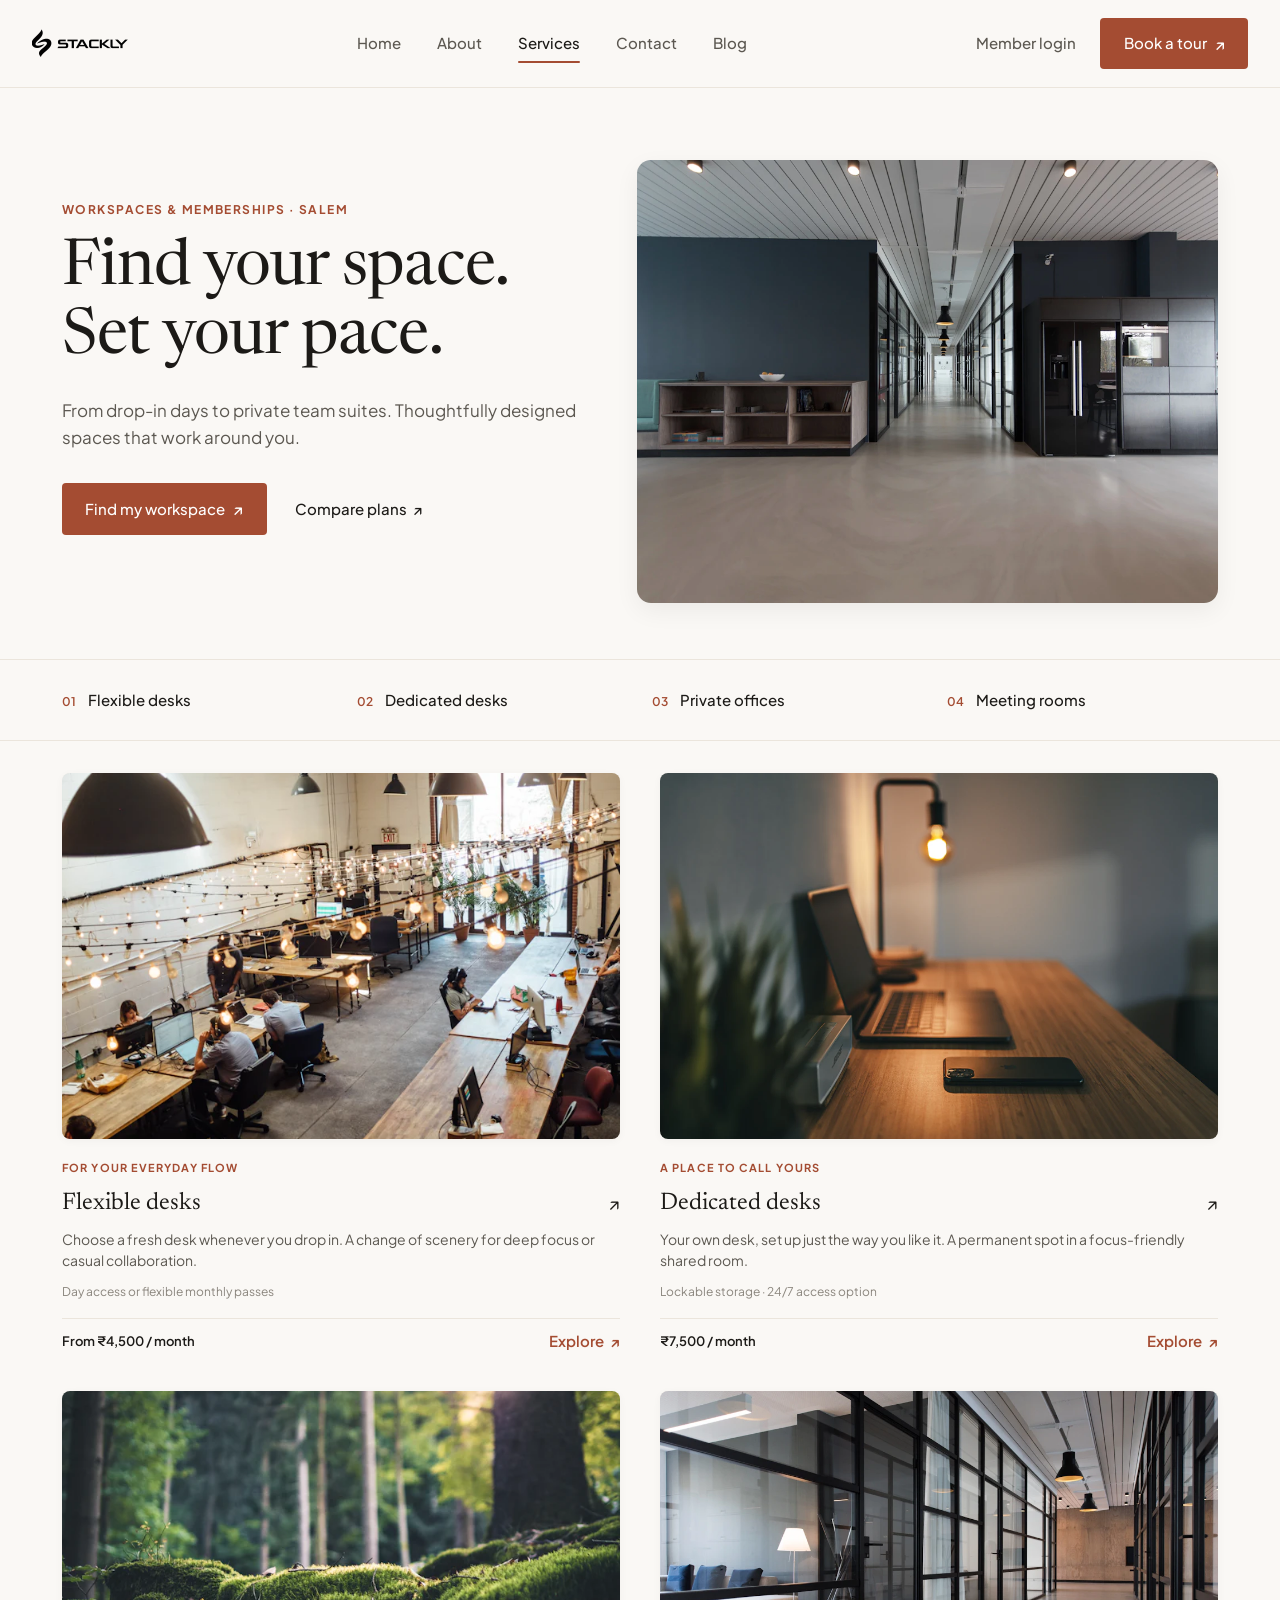
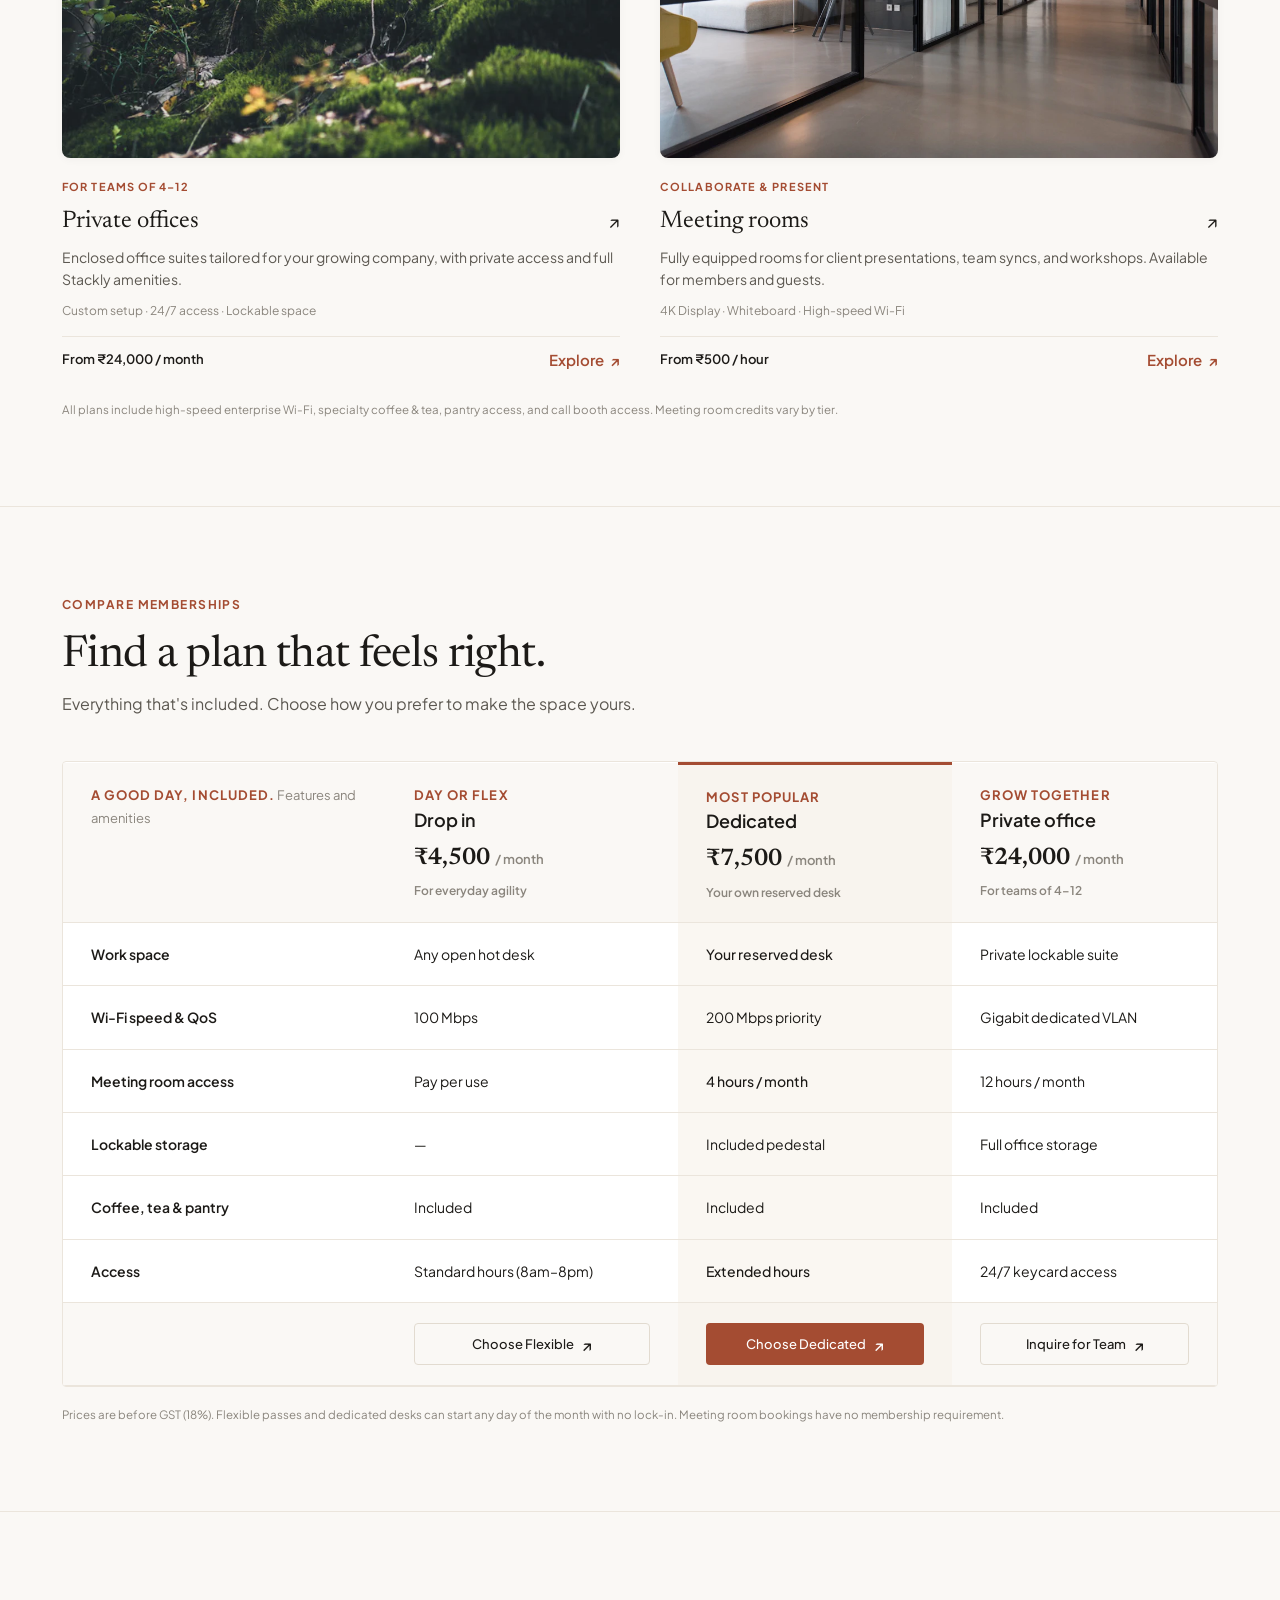
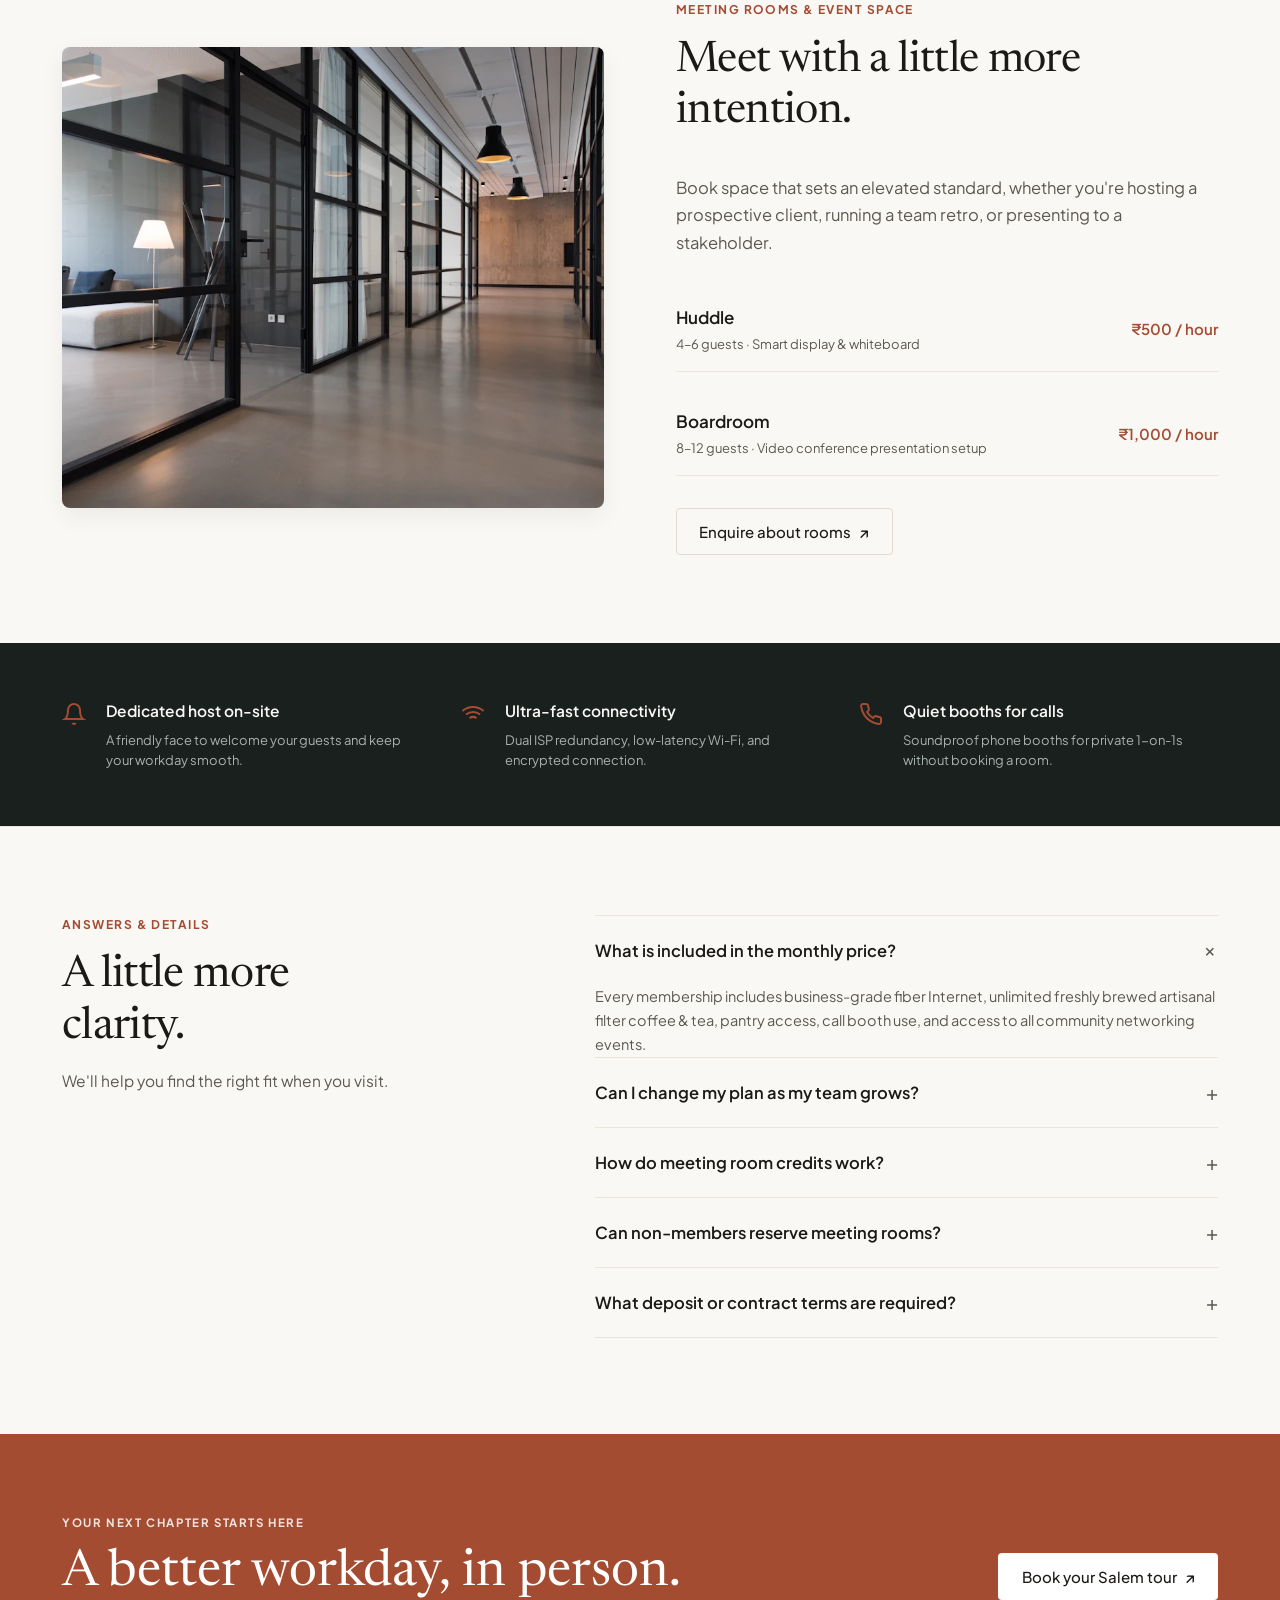
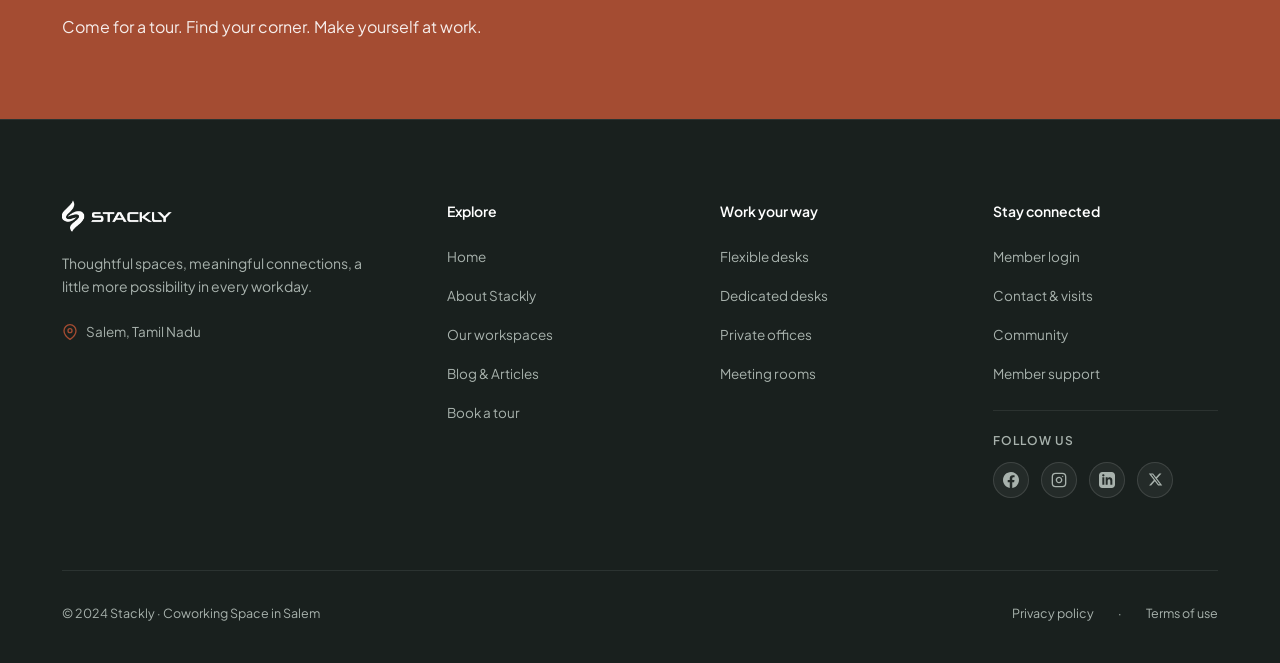
<file: services.html>
<!DOCTYPE html>
<html lang="en">
<head>
  <meta charset="UTF-8">
  <meta name="viewport" content="width=device-width, initial-scale=1.0">
  <title>Services & Workspaces — Stackly Salem Coworking</title>
  <meta name="description" content="Explore Stackly workspaces: Flexible desks, dedicated desks, private team offices, and tech-enabled meeting rooms in Salem, Tamil Nadu.">
  <link rel="stylesheet" href="styles.css">
  <link rel="preconnect" href="https://fonts.googleapis.com">
  <link rel="preconnect" href="https://fonts.gstatic.com" crossorigin>
</head>
<body>

  <!-- ========================================================================
       SITE HEADER / NAVIGATION
       ======================================================================== -->
  <header class="site-header" id="siteHeader">
    <div class="container-wide header-container">
      <!-- Brand Logo -->
      <a href="index.html" class="brand-logo" aria-label="Stackly Coworking Home">
        <img src="images/stackly logo.webp" alt="Stackly" class="stackly-brand-img dark-text">
      </a>

            <!-- Desktop Navigation Menu -->
      <nav class="nav-menu" aria-label="Main navigation">
        <a href="index.html" class="nav-link">Home</a>
        <a href="about.html" class="nav-link">About</a>
        <a href="services.html" class="nav-link active">Services</a>
        <a href="contact.html" class="nav-link">Contact</a>
        <a href="blog.html" class="nav-link">Blog</a>
      </nav>

      <!-- Desktop Action Links -->
      <div class="header-actions">
        <a href="login.html" class="login-link">Member login</a>
        <a href="contact.html#book-tour" class="btn btn-terracotta open-tour-btn">
          Book a tour <span class="arrow">↗</span>
        </a>
      </div>

      <!-- Mobile Hamburger Button -->
      <button type="button" class="mobile-toggle" id="mobileMenuToggle" aria-label="Toggle navigation menu">
        <div class="hamburger-icon">
          <span></span>
          <span></span>
        </div>
      </button>
    </div>
  </header>

  <!-- ========================================================================
       SERVICES HERO SECTION
       ======================================================================== -->
  <section class="hero-services">
    <div class="container hero-grid">
      <!-- Left Hero Text Content -->
      <div class="hero-content">
        <span class="eyebrow">Workspaces &amp; Memberships · Salem</span>
        <h1 class="heading-serif hero-title">
          Find your space.<br>
          Set your pace.
        </h1>
        <p class="hero-subtitle">
          From drop-in days to private team suites. Thoughtfully designed spaces that work around you.
        </p>
        <div class="hero-cta-group">
          <a href="#workspaces-grid" class="btn btn-terracotta">
            Find my workspace <span class="arrow">↗</span>
          </a>
          <a href="#compare" class="btn-ghost-link">
            Compare plans <span class="arrow">↗</span>
          </a>
        </div>
      </div>

      <!-- Right Hero Media -->
      <div class="hero-media-wrap">
        <div class="hero-image-card">
          <img 
            src="images/workspace-hero.webp" 
            alt="Warm architectural sunlit coworking suites at Stackly Salem"
            loading="eager"
            width="600"
            height="450"
          >
        </div>
      </div>
    </div>
  </section>

  <!-- ========================================================================
       TICKER / 4 KEY ATTRIBUTES BAR
       ======================================================================== -->
  <section class="features-ticker-bar" aria-label="Workspace categories">
    <div class="container ticker-grid">
      <div class="ticker-item">
        <span class="ticker-num">01</span>
        <span class="ticker-text">Flexible desks</span>
      </div>
      <div class="ticker-item">
        <span class="ticker-num">02</span>
        <span class="ticker-text">Dedicated desks</span>
      </div>
      <div class="ticker-item">
        <span class="ticker-num">03</span>
        <span class="ticker-text">Private offices</span>
      </div>
      <div class="ticker-item">
        <span class="ticker-num">04</span>
        <span class="ticker-text">Meeting rooms</span>
      </div>
    </div>
  </section>

  <!-- ========================================================================
       2X2 WORKSPACES GRID SECTION
       ======================================================================== -->
  <section class="section-workspaces" id="workspaces-grid">
    <div class="container">
      <div class="services-2x2-grid">
        <!-- 1. Flexible Desks -->
        <div class="workspace-card">
          <div class="workspace-img-wrap">
            <img 
              src="images/sunlit-hot-desk.webp" 
              alt="Bright sunlit flexible open desk workspace with warm wood tables"
              loading="lazy"
            >
          </div>
          <span class="workspace-tag">For your everyday flow</span>
          <h3 class="workspace-title">
            Flexible desks <span class="arrow">↗</span>
          </h3>
          <p class="workspace-desc">
            Choose a fresh desk whenever you drop in. A change of scenery for deep focus or casual collaboration.
          </p>
          <div class="workspace-subdetail">
            Day access or flexible monthly passes
          </div>
          <div class="workspace-card-footer">
            <span class="workspace-price">From ₹4,500 / month</span>
            <button type="button" class="link-inline-arrow open-tour-btn" style="background:none;border:none;cursor:pointer;padding:0;">
              Explore <span class="arrow">↗</span>
            </button>
          </div>
        </div>

        <!-- 2. Dedicated Desks -->
        <div class="workspace-card">
          <div class="workspace-img-wrap">
            <img 
              src="images/standing-desk.webp" 
              alt="Ergonomic dedicated desk workstation with desktop display and natural lighting"
              loading="lazy"
            >
          </div>
          <span class="workspace-tag">A place to call yours</span>
          <h3 class="workspace-title">
            Dedicated desks <span class="arrow">↗</span>
          </h3>
          <p class="workspace-desc">
            Your own desk, set up just the way you like it. A permanent spot in a focus-friendly shared room.
          </p>
          <div class="workspace-subdetail">
            Lockable storage · 24/7 access option
          </div>
          <div class="workspace-card-footer">
            <span class="workspace-price">₹7,500 / month</span>
            <button type="button" class="link-inline-arrow open-tour-btn" style="background:none;border:none;cursor:pointer;padding:0;">
              Explore <span class="arrow">↗</span>
            </button>
          </div>
        </div>

        <!-- 3. Private Offices -->
        <div class="workspace-card">
          <div class="workspace-img-wrap">
            <img 
              src="images/meeting-room.webp" 
              alt="Modern glass private office suite for teams"
              loading="lazy"
            >
          </div>
          <span class="workspace-tag">For teams of 4–12</span>
          <h3 class="workspace-title">
            Private offices <span class="arrow">↗</span>
          </h3>
          <p class="workspace-desc">
            Enclosed office suites tailored for your growing company, with private access and full Stackly amenities.
          </p>
          <div class="workspace-subdetail">
            Custom setup · 24/7 access · Lockable space
          </div>
          <div class="workspace-card-footer">
            <span class="workspace-price">From ₹24,000 / month</span>
            <button type="button" class="link-inline-arrow open-tour-btn" style="background:none;border:none;cursor:pointer;padding:0;">
              Explore <span class="arrow">↗</span>
            </button>
          </div>
        </div>

        <!-- 4. Meeting Rooms -->
        <div class="workspace-card">
          <div class="workspace-img-wrap">
            <img 
              src="images/private-office.webp" 
              alt="Executive conference boardroom with digital presentation display"
              loading="lazy"
            >
          </div>
          <span class="workspace-tag">Collaborate &amp; Present</span>
          <h3 class="workspace-title">
            Meeting rooms <span class="arrow">↗</span>
          </h3>
          <p class="workspace-desc">
            Fully equipped rooms for client presentations, team syncs, and workshops. Available for members and guests.
          </p>
          <div class="workspace-subdetail">
            4K Display · Whiteboard · High-speed Wi-Fi
          </div>
          <div class="workspace-card-footer">
            <span class="workspace-price">From ₹500 / hour</span>
            <button type="button" class="link-inline-arrow open-tour-btn" style="background:none;border:none;cursor:pointer;padding:0;">
              Explore <span class="arrow">↗</span>
            </button>
          </div>
        </div>
      </div>

      <p class="disclaimer-note">
        All plans include high-speed enterprise Wi-Fi, specialty coffee &amp; tea, pantry access, and call booth access. Meeting room credits vary by tier.
      </p>
    </div>
  </section>

  <!-- ========================================================================
       COMPARISON MATRIX SECTION: FIND A PLAN THAT FEELS RIGHT.
       ======================================================================== -->
  <section class="section-compare-matrix" id="compare">
    <div class="container">
      <div class="compare-header-row">
        <div>
          <span class="eyebrow">Compare memberships</span>
          <h2 class="heading-serif workspaces-title">Find a plan that feels right.</h2>
          <p class="pricing-subtitle" style="margin-top: 0.5rem;">
            Everything that's included. Choose how you prefer to make the space yours.
          </p>
        </div>
      </div>

      <!-- Comparison Matrix Table -->
      <div class="compare-matrix-table-wrap">
        <table class="compare-matrix-table">
          <thead>
            <tr>
              <th>
                <span class="matrix-th-title">A good day, included.</span>
                <span style="font-size: 0.8125rem; color: var(--text-muted); font-weight: 400;">Features and amenities</span>
              </th>
              <th>
                <span class="matrix-th-title">Day or Flex</span>
                <div class="matrix-plan-name">Drop in</div>
                <div class="matrix-plan-price">₹4,500 <span style="font-size: 0.8125rem; font-family: var(--font-sans); color: var(--text-muted);">/ month</span></div>
                <div class="matrix-plan-sub">For everyday agility</div>
              </th>
              <th style="background-color: #F8F4EE; border-top: 3px solid var(--terracotta);">
                <span class="matrix-th-title">Most Popular</span>
                <div class="matrix-plan-name">Dedicated</div>
                <div class="matrix-plan-price">₹7,500 <span style="font-size: 0.8125rem; font-family: var(--font-sans); color: var(--text-muted);">/ month</span></div>
                <div class="matrix-plan-sub">Your own reserved desk</div>
              </th>
              <th>
                <span class="matrix-th-title">Grow Together</span>
                <div class="matrix-plan-name">Private office</div>
                <div class="matrix-plan-price">₹24,000 <span style="font-size: 0.8125rem; font-family: var(--font-sans); color: var(--text-muted);">/ month</span></div>
                <div class="matrix-plan-sub">For teams of 4–12</div>
              </th>
            </tr>
          </thead>
          <tbody>
            <tr>
              <td class="matrix-row-label">Work space</td>
              <td>Any open hot desk</td>
              <td style="background-color: #FAF7F2; font-weight: 500;">Your reserved desk</td>
              <td>Private lockable suite</td>
            </tr>
            <tr>
              <td class="matrix-row-label">Wi-Fi speed &amp; QoS</td>
              <td>100 Mbps</td>
              <td style="background-color: #FAF7F2;">200 Mbps priority</td>
              <td>Gigabit dedicated VLAN</td>
            </tr>
            <tr>
              <td class="matrix-row-label">Meeting room access</td>
              <td>Pay per use</td>
              <td style="background-color: #FAF7F2; font-weight: 500;">4 hours / month</td>
              <td>12 hours / month</td>
            </tr>
            <tr>
              <td class="matrix-row-label">Lockable storage</td>
              <td>—</td>
              <td style="background-color: #FAF7F2;">Included pedestal</td>
              <td>Full office storage</td>
            </tr>
            <tr>
              <td class="matrix-row-label">Coffee, tea &amp; pantry</td>
              <td>Included</td>
              <td style="background-color: #FAF7F2;">Included</td>
              <td>Included</td>
            </tr>
            <tr>
              <td class="matrix-row-label">Access</td>
              <td>Standard hours (8am–8pm)</td>
              <td style="background-color: #FAF7F2; font-weight: 500;">Extended hours</td>
              <td>24/7 keycard access</td>
            </tr>
            <tr>
              <td class="matrix-action-cell"></td>
              <td class="matrix-action-cell">
                <button type="button" class="btn btn-outline open-tour-btn" style="width: 100%; font-size: 0.8125rem; padding: 0.6rem 0.75rem;">
                  Choose Flexible <span class="arrow">↗</span>
                </button>
              </td>
              <td class="matrix-action-cell" style="background-color: #F8F4EE;">
                <button type="button" class="btn btn-terracotta open-tour-btn" style="width: 100%; font-size: 0.8125rem; padding: 0.6rem 0.75rem;">
                  Choose Dedicated <span class="arrow">↗</span>
                </button>
              </td>
              <td class="matrix-action-cell">
                <button type="button" class="btn btn-outline open-tour-btn" style="width: 100%; font-size: 0.8125rem; padding: 0.6rem 0.75rem;">
                  Inquire for Team <span class="arrow">↗</span>
                </button>
              </td>
            </tr>
          </tbody>
        </table>
      </div>

      <p class="disclaimer-note">
        Prices are before GST (18%). Flexible passes and dedicated desks can start any day of the month with no lock-in. Meeting room bookings have no membership requirement.
      </p>
    </div>
  </section>

  <!-- ========================================================================
       SPLIT MEETING SECTION: MEET WITH A LITTLE MORE INTENTION.
       ======================================================================== -->
  <section class="section-meeting-spaces">
    <div class="container meeting-spaces-grid">
      <!-- Left Photo: Boardroom -->
      <div class="split-image-wrap">
        <img 
          src="images/private-office.webp" 
          alt="Stackly Salem premium boardroom with digital display and conference seating"
          loading="lazy"
        >
      </div>

      <!-- Right Content -->
      <div>
        <span class="eyebrow">Meeting rooms &amp; Event space</span>
        <h2 class="heading-serif split-title">
          Meet with a little more intention.
        </h2>
        <p class="split-copy-p">
          Book space that sets an elevated standard, whether you're hosting a prospective client, running a team retro, or presenting to a stakeholder.
        </p>

        <div class="meeting-rooms-list">
          <!-- Room 1 -->
          <div class="meeting-room-row">
            <div>
              <h4>Huddle</h4>
              <p>4–6 guests · Smart display &amp; whiteboard</p>
            </div>
            <span class="meeting-room-rate">₹500 / hour</span>
          </div>

          <!-- Room 2 -->
          <div class="meeting-room-row">
            <div>
              <h4>Boardroom</h4>
              <p>8–12 guests · Video conference presentation setup</p>
            </div>
            <span class="meeting-room-rate">₹1,000 / hour</span>
          </div>
        </div>

        <button type="button" class="btn btn-outline open-tour-btn">
          Enquire about rooms <span class="arrow">↗</span>
        </button>
      </div>
    </div>
  </section>

  <!-- ========================================================================
       DARK 3-ITEM HORIZONTAL PILLAR STRIP
       ======================================================================== -->
  <section class="section-dark-trio-strip">
    <div class="container trio-strip-grid">
      <!-- 1 -->
      <div class="trio-item">
        <svg class="trio-icon" viewBox="0 0 24 24" fill="none" stroke="currentColor" stroke-width="2">
          <path d="M18 8a6 6 0 0 0-12 0c0 7-3 9-3 9h18s-3-2-3-9"></path>
          <path d="M13.73 21a2 2 0 0 1-3.46 0"></path>
        </svg>
        <div class="trio-content">
          <h4>Dedicated host on-site</h4>
          <p>A friendly face to welcome your guests and keep your workday smooth.</p>
        </div>
      </div>

      <!-- 2 -->
      <div class="trio-item">
        <svg class="trio-icon" viewBox="0 0 24 24" fill="none" stroke="currentColor" stroke-width="2">
          <path d="M5 12.55a11 11 0 0 1 14.08 0"></path>
          <path d="M1.42 9a16 16 0 0 1 21.16 0"></path>
          <path d="M8.53 16.11a6 6 0 0 1 6.95 0"></path>
          <line x1="12" y1="20" x2="12.01" y2="20"></line>
        </svg>
        <div class="trio-content">
          <h4>Ultra-fast connectivity</h4>
          <p>Dual ISP redundancy, low-latency Wi-Fi, and encrypted connection.</p>
        </div>
      </div>

      <!-- 3 -->
      <div class="trio-item">
        <svg class="trio-icon" viewBox="0 0 24 24" fill="none" stroke="currentColor" stroke-width="2">
          <path d="M22 16.92v3a2 2 0 0 1-2.18 2 19.79 19.79 0 0 1-8.63-3.07 19.5 19.5 0 0 1-6-6 19.79 19.79 0 0 1-3.07-8.67A2 2 0 0 1 4.11 2h3a2 2 0 0 1 2 1.72 12.84 12.84 0 0 0 .7 2.81 2 2 0 0 1-.45 2.11L8.09 9.91a16 16 0 0 0 6 6l1.27-1.27a2 2 0 0 1 2.11-.45 12.84 12.84 0 0 0 2.81.7A2 2 0 0 1 22 16.92z"></path>
        </svg>
        <div class="trio-content">
          <h4>Quiet booths for calls</h4>
          <p>Soundproof phone booths for private 1-on-1s without booking a room.</p>
        </div>
      </div>
    </div>
  </section>

  <!-- ========================================================================
       FAQ ACCORDION: A LITTLE MORE CLARITY.
       ======================================================================== -->
  <section class="section-faq" id="services-faq">
    <div class="container faq-layout">
      <!-- Left Title -->
      <div class="faq-intro">
        <span class="eyebrow">Answers &amp; Details</span>
        <h2 class="heading-serif faq-title">
          A little more<br>clarity.
        </h2>
        <p class="faq-subtitle">
          We'll help you find the right fit when you visit.
        </p>
      </div>

      <!-- Right Accordion -->
      <div class="faq-accordion" role="region" aria-label="Services FAQ">
        <!-- Q1 -->
        <div class="faq-item">
          <button class="faq-trigger" aria-expanded="true">
            <span>What is included in the monthly price?</span>
            <span class="faq-icon" aria-hidden="true">+</span>
          </button>
          <div class="faq-content">
            <p class="faq-inner-text">
              Every membership includes business-grade fiber Internet, unlimited freshly brewed artisanal filter coffee &amp; tea, pantry access, call booth use, and access to all community networking events.
            </p>
          </div>
        </div>

        <!-- Q2 -->
        <div class="faq-item">
          <button class="faq-trigger" aria-expanded="false">
            <span>Can I change my plan as my team grows?</span>
            <span class="faq-icon" aria-hidden="true">+</span>
          </button>
          <div class="faq-content">
            <p class="faq-inner-text">
              Yes, absolutely. You can upgrade from a flexible desk to a dedicated desk or a private office at any time without penalty.
            </p>
          </div>
        </div>

        <!-- Q3 -->
        <div class="faq-item">
          <button class="faq-trigger" aria-expanded="false">
            <span>How do meeting room credits work?</span>
            <span class="faq-icon" aria-hidden="true">+</span>
          </button>
          <div class="faq-content">
            <p class="faq-inner-text">
              Dedicated desk and private office members receive complimentary hours each month. Unused credits roll over for 30 days.
            </p>
          </div>
        </div>

        <!-- Q4 -->
        <div class="faq-item">
          <button class="faq-trigger" aria-expanded="false">
            <span>Can non-members reserve meeting rooms?</span>
            <span class="faq-icon" aria-hidden="true">+</span>
          </button>
          <div class="faq-content">
            <p class="faq-inner-text">
              Yes, external guests and visiting companies can book huddle rooms and boardrooms by the hour directly online.
            </p>
          </div>
        </div>

        <!-- Q5 -->
        <div class="faq-item">
          <button class="faq-trigger" aria-expanded="false">
            <span>What deposit or contract terms are required?</span>
            <span class="faq-icon" aria-hidden="true">+</span>
          </button>
          <div class="faq-content">
            <p class="faq-inner-text">
              We don't lock you in. Desks are on month-to-month agreements with a simple 1-month refundable security deposit.
            </p>
          </div>
        </div>
      </div>
    </div>
  </section>

  <!-- ========================================================================
       TERRACOTTA CTA BANNER
       ======================================================================== -->
  <section class="section-cta-banner">
    <div class="container cta-flex-container">
      <div class="cta-left-content">
        <span class="cta-eyebrow">Your next chapter starts here</span>
        <h2 class="cta-title">A better workday, in person.</h2>
        <p class="cta-subtitle">Come for a tour. Find your corner. Make yourself at work.</p>
      </div>
      <div>
        <button type="button" class="btn btn-white open-tour-btn">
          Book your Salem tour <span class="arrow">↗</span>
        </button>
      </div>
    </div>
  </section>

  <!-- ========================================================================
       SITE FOOTER (DARK)
       ======================================================================== -->
  <footer class="site-footer" id="contact">
    <div class="container">
      <div class="footer-top-grid">
        <!-- Col 1: Brand -->
        <div class="footer-brand-col">
          <a href="index.html" class="footer-logo" aria-label="Stackly Coworking Home">
            <img src="images/stackly logo.webp" alt="Stackly" class="stackly-brand-img">
          </a>
          <p class="footer-mission-text">
            Thoughtful spaces, meaningful connections, a little more possibility in every workday.
          </p>
          <div class="footer-location-pin">
            <svg viewBox="0 0 24 24" fill="none" stroke="currentColor" stroke-width="2" stroke-linecap="round" stroke-linejoin="round">
              <path d="M21 10c0 7-9 13-9 13s-9-6-9-13a9 9 0 0 1 18 0z"></path>
              <circle cx="12" cy="10" r="3"></circle>
            </svg>
            <span>Salem, Tamil Nadu</span>
          </div>
        </div>

        <!-- Col 2: Explore -->
        <div>
          <h4 class="footer-col-title">Explore</h4>
          <ul class="footer-links-list">
            <li><a href="404.html" class="footer-link">Home</a></li>
            <li><a href="404.html" class="footer-link">About Stackly</a></li>
            <li><a href="404.html" class="footer-link">Our workspaces</a></li>
            <li><a href="404.html" class="footer-link">Blog &amp; Articles</a></li>
            <li><a href="404.html" class="footer-link open-tour-btn">Book a tour</a></li>
          </ul>
        </div>

        <!-- Col 3: Work your way -->
        <div>
          <h4 class="footer-col-title">Work your way</h4>
          <ul class="footer-links-list">
            <li><a href="404.html" class="footer-link">Flexible desks</a></li>
            <li><a href="404.html" class="footer-link">Dedicated desks</a></li>
            <li><a href="404.html" class="footer-link">Private offices</a></li>
            <li><a href="404.html" class="footer-link">Meeting rooms</a></li>
          </ul>
        </div>

                        <!-- Col 4: Stay connected -->
        <div>
          <h4 class="footer-col-title">Stay connected</h4>
          <ul class="footer-links-list">
            <li><a href="login.html" class="footer-link open-login-btn">Member login</a></li>
            <li><a href="contact.html" class="footer-link">Contact &amp; visits</a></li>
            <li><a href="about.html" class="footer-link">Community</a></li>
            <li><a href="contact.html" class="footer-link">Member support</a></li>
          </ul>
          <div class="footer-social-section">
            <span class="footer-social-label">Follow Us</span>
            <div class="footer-social-links" aria-label="Stackly Social Channels">
              <a href="404.html" class="footer-social-btn" aria-label="Follow Stackly on Facebook" title="Facebook">
                <svg width="16" height="16" viewBox="0 0 24 24" fill="currentColor">
                  <path d="M24 12.073c0-6.627-5.373-12-12-12s-12 5.373-12 12c0 5.99 4.388 10.954 10.125 11.854v-8.385H7.078v-3.47h3.047V9.43c0-3.007 1.792-4.669 4.533-4.669 1.312 0 2.686.235 2.686.235v2.953H15.83c-1.491 0-1.956.925-1.956 1.874v2.25h3.328l-.532 3.47h-2.796v8.385C19.612 23.027 24 18.062 24 12.073z"/>
                </svg>
              </a>
              <a href="404.html" class="footer-social-btn" aria-label="Follow Stackly on Instagram" title="Instagram">
                <svg width="16" height="16" viewBox="0 0 24 24" fill="none" stroke="currentColor" stroke-width="2" stroke-linecap="round" stroke-linejoin="round">
                  <rect x="2" y="2" width="20" height="20" rx="5" ry="5"></rect>
                  <path d="M16 11.37A4 4 0 1 1 12.63 8 4 4 0 0 1 16 11.37z"></path>
                  <line x1="17.5" y1="6.5" x2="17.51" y2="6.5"></line>
                </svg>
              </a>
              <a href="404.html" class="footer-social-btn" aria-label="Follow Stackly on LinkedIn" title="LinkedIn">
                <svg width="16" height="16" viewBox="0 0 24 24" fill="currentColor">
                  <path d="M19 0h-14c-2.761 0-5 2.239-5 5v14c0 2.761 2.239 5 5 5h14c2.762 0 5-2.239 5-5v-14c0-2.761-2.238-5-5-5zm-11 19h-3v-11h3v11zm-1.5-12.268c-.966 0-1.75-.79-1.75-1.764s.784-1.764 1.75-1.764 1.75.79 1.75 1.764-.783 1.764-1.75 1.764zm13.5 12.268h-3v-5.604c0-3.368-4-3.113-4 0v5.604h-3v-11h3v1.765c1.396-2.586 7-2.777 7 2.476v6.763z"/>
                </svg>
              </a>
              <a href="404.html" class="footer-social-btn" aria-label="Follow Stackly on X" title="X (Twitter)">
                <svg width="15" height="15" viewBox="0 0 24 24" fill="currentColor">
                  <path d="M18.244 2.25h3.308l-7.227 8.26 8.502 11.24H16.17l-5.214-6.817L4.99 21.75H1.68l7.73-8.835L1.254 2.25H8.08l4.713 6.231zm-1.161 17.52h1.833L7.084 4.126H5.117z"/>
                </svg>
              </a>
            </div>
          </div>
        </div>
      </div>

      <!-- Bottom Bar -->
      <div class="footer-bottom-row">
        <span>© 2024 Stackly · Coworking Space in Salem</span>
        <div class="footer-legal-links">
          <a href="404.html">Privacy policy</a>
          <span>·</span>
          <a href="404.html">Terms of use</a>
        </div>
      </div>
    </div>
  </footer>

  <!-- ========================================================================
       MODAL: BOOK A TOUR
       ======================================================================== -->
  <div class="modal-backdrop" id="tourModal" role="dialog" aria-modal="true" aria-labelledby="tourModalTitle">
    <div class="modal-dialog">
      <button type="button" class="modal-close-btn" aria-label="Close dialog">&times;</button>
      <span class="modal-eyebrow">Schedule a Visit</span>
      <h3 class="modal-title" id="tourModalTitle">Book your Salem tour</h3>
      <p class="modal-subtitle">Come experience the space firsthand. We'll show you around and find the perfect spot for your rhythm.</p>

      <form class="modal-form" id="tourBookingForm" data-validate="true" novalidate>
        <div class="form-row">
          <div class="form-group">
            <label for="tourName" class="form-label">Full Name</label>
            <input type="text" id="tourName" name="fullname" class="form-input" placeholder="e.g. Anand Kumar" minlength="2" required>
          </div>
          <div class="form-group">
            <label for="tourPhone" class="form-label">Phone Number</label>
            <input type="tel" id="tourPhone" name="phone" class="form-input" placeholder="+91 98765 43210" required>
          </div>
        </div>

        <div class="form-group">
          <label for="tourEmail" class="form-label">Email Address</label>
          <input type="email" id="tourEmail" name="email" class="form-input" placeholder="anand@example.com" required>
        </div>

        <div class="form-row">
          <div class="form-group">
            <label for="tourSpaceType" class="form-label">Interested Workspace</label>
            <select id="tourSpaceType" name="workspaceType" class="form-select" required>
              <option value="Flexible Desk">Flexible Desk (Drop-in / Hot Desk)</option>
              <option value="Dedicated Desk" selected>Dedicated Desk (Your Own Spot)</option>
              <option value="Private Office">Private Team Office (4-12 people)</option>
              <option value="Meeting Room">Meeting Room (Hourly)</option>
            </select>
          </div>
          <div class="form-group">
            <label for="tourDate" class="form-label">Preferred Date</label>
            <input type="date" id="tourDate" name="tourDate" class="form-input" required>
          </div>
        </div>

        <div class="form-group">
          <label for="tourMessage" class="form-label">Anything specific you'd like to ask?</label>
          <textarea id="tourMessage" class="form-textarea" placeholder="Tell us about your team size, work routine, or moving timeline..."></textarea>
        </div>

        <button type="submit" class="btn btn-terracotta" style="width: 100%; margin-top: 0.5rem;">
          Confirm Tour Request <span class="arrow">↗</span>
        </button>
      </form>
    </div>
  </div>

  <!-- ========================================================================
       MODAL: MEMBER LOGIN
       ======================================================================== -->
  <div class="modal-backdrop" id="loginModal" role="dialog" aria-modal="true" aria-labelledby="loginModalTitle">
    <div class="modal-dialog" style="max-width: 440px;">
      <button type="button" class="modal-close-btn" aria-label="Close dialog">&times;</button>
      <span class="modal-eyebrow">Stackly Portal</span>
      <h3 class="modal-title" id="loginModalTitle">Member Login</h3>
      <p class="modal-subtitle">Access your Wi-Fi credentials, book meeting rooms, and manage billing.</p>

      <form class="modal-form" id="memberLoginForm" data-validate="true" novalidate>
        <div class="form-group">
          <label for="loginEmail" class="form-label">Email</label>
          <input type="email" id="loginEmail" name="email" class="form-input" placeholder="member@stackly.in" required>
        </div>

        <div class="form-group">
          <label for="loginPassword" class="form-label">Password</label>
          <input type="password" id="loginPassword" name="password" class="form-input" placeholder="••••••••" minlength="6" required>
        </div>

        <button type="submit" class="btn btn-terracotta" style="width: 100%; margin-top: 0.5rem;">
          Sign In <span class="arrow">↗</span>
        </button>
      </form>
    </div>
  </div>

  <!-- ========================================================================
       MOBILE NAVIGATION DRAWER
       ======================================================================== -->
  <aside class="mobile-nav-drawer" id="mobileNavDrawer" aria-label="Mobile Navigation">
    <div class="mobile-drawer-header">
      <a href="index.html" class="brand-logo" aria-label="Stackly Coworking Home">
        <img src="images/stackly logo.webp" alt="Stackly" class="stackly-brand-img dark-text">
      </a>
      <button type="button" class="modal-close-btn" id="closeMobileMenu" aria-label="Close menu">&times;</button>
    </div>

          <nav class="mobile-nav-links">
        <a href="index.html" class="mobile-nav-link">Home</a>
        <a href="about.html" class="mobile-nav-link">About</a>
        <a href="services.html" class="mobile-nav-link active">Services</a>
        <a href="contact.html" class="mobile-nav-link">Contact</a>
        <a href="blog.html" class="mobile-nav-link">Blog</a>
        <a href="login.html" class="mobile-nav-link">Member login</a>
      </nav>
      <div class="mobile-drawer-footer">
        <a href="contact.html#book-tour" class="btn btn-terracotta w-full open-tour-btn">
          Book a tour <span class="arrow">↗</span>
        </a>
      </div>
    </div>
  </aside>

  <!-- ========================================================================
       TOAST NOTIFICATION
       ======================================================================== -->
  <div class="toast-notice" id="toastNotice" role="status" aria-live="polite">
    <svg class="toast-icon" viewBox="0 0 24 24" fill="none" stroke="currentColor" stroke-width="2">
      <path d="M22 11.08V12a10 10 0 1 1-5.93-9.14"></path>
      <polyline points="22 4 12 14.01 9 11.01"></polyline>
    </svg>
    <span id="toastMsg">Tour request sent! We look forward to meeting you.</span>
  </div>

  <script src="script.js"></script>
  <script src="validation.js"></script>
</body>
</html>
</file>
<file: styles.css>
/* ==========================================================================
   STACKLY - PREMIUM COWORKING SPACE IN SALEM, TAMIL NADU
   Design System & Master Stylesheet
   ========================================================================== */

@import url('https://fonts.googleapis.com/css2?family=DM+Serif+Display:ital@0;1&family=Newsreader:ital,opsz,wght@0,6..72,400;0,6..72,500;0,6..72,600;1,6..72,400&family=Plus+Jakarta+Sans:ital,wght@0,300;0,400;0,500;0,600;0,700;1,400&display=swap');

:root {
  /* Color Palette */
  --bg-cream: #FAF8F5;
  --bg-cream-alt: #F4EFE6;
  --bg-card: #FFFFFF;
  --bg-dark: #19201E;
  --bg-dark-card: #222927;
  --bg-dark-hover: #2B3330;
  --terracotta: #A44C32;
  --terracotta-hover: #8F3F28;
  --terracotta-light: #F7ECE8;
  --terracotta-banner: #A44C32;
  
  /* Text Colors */
  --text-primary: #1C1A17;
  --text-secondary: #5C5851;
  --text-muted: #8A857D;
  --text-light: #FAF8F5;
  --text-light-muted: #A8B2AD;
  
  /* Borders */
  --border-light: #EBE5DC;
  --border-subtle: #E2DBD0;
  --border-dark: #2B3331;
  
  /* Typography */
  --font-serif: 'Newsreader', 'DM Serif Display', Georgia, serif;
  --font-sans: 'Plus Jakarta Sans', -apple-system, BlinkMacSystemFont, "Segoe UI", Roboto, sans-serif;
  
  /* Layout */
  --container-max: 1220px;
  --container-wide: 1320px;
  --radius-sm: 4px;
  --radius-md: 8px;
  --radius-lg: 14px;
  --radius-xl: 20px;
  --transition: all 0.25s cubic-bezier(0.16, 1, 0.3, 1);
  --shadow-sm: 0 2px 8px rgba(0, 0, 0, 0.04);
  --shadow-md: 0 8px 24px rgba(0, 0, 0, 0.06);
  --shadow-lg: 0 16px 40px rgba(0, 0, 0, 0.08);
}

/* Base Reset */
*, *::before, *::after {
  box-sizing: border-box;
  margin: 0;
  padding: 0;
}

html {
  font-size: 16px;
  scroll-behavior: smooth;
  -webkit-font-smoothing: antialiased;
  -moz-osx-font-smoothing: grayscale;
}

body {
  font-family: var(--font-sans);
  background-color: var(--bg-cream);
  color: var(--text-primary);
  line-height: 1.6;
  overflow-x: hidden;
}

img {
  max-width: 100%;
  height: auto;
  display: block;
}

a {
  color: inherit;
  text-decoration: none;
  transition: var(--transition);
}

button, input, select, textarea {
  font-family: inherit;
}

ul {
  list-style: none;
}

/* Container */
.container {
  max-width: var(--container-max);
  margin-left: auto;
  margin-right: auto;
  padding-left: 2rem;
  padding-right: 2rem;
}

.container-wide {
  max-width: var(--container-wide);
  margin-left: auto;
  margin-right: auto;
  padding-left: 2rem;
  padding-right: 2rem;
}

/* Typography Utilities */
.eyebrow {
  font-family: var(--font-sans);
  font-size: 0.75rem;
  font-weight: 700;
  letter-spacing: 0.12em;
  text-transform: uppercase;
  color: var(--terracotta);
  display: block;
  margin-bottom: 1rem;
}

.eyebrow-dark {
  color: var(--text-light-muted);
}

.heading-serif {
  font-family: var(--font-serif);
  font-weight: 400;
  line-height: 1.15;
  color: var(--text-primary);
  letter-spacing: -0.015em;
}

/* Navigation Bar */
.site-header {
  position: sticky;
  top: 0;
  z-index: 100;
  background-color: var(--bg-cream);
  border-bottom: 1px solid var(--border-light);
  padding: 1.1rem 0;
  transition: var(--transition);
}

.site-header.scrolled {
  box-shadow: var(--shadow-sm);
  background-color: rgba(250, 248, 245, 0.96);
  backdrop-filter: blur(10px);
}

.header-container {
  display: flex;
  align-items: center;
  justify-content: space-between;
}

/* Logo */
.brand-logo {
  display: inline-flex;
  align-items: center;
  gap: 0.65rem;
  text-decoration: none;
}

.stackly-brand-img {
  height: 28px;
  width: auto;
  object-fit: contain;
  display: inline-block;
  vertical-align: middle;
}

.stackly-brand-img.dark-text {
  filter: brightness(0);
}

.footer-logo .stackly-brand-img {
  height: 32px;
  filter: none;
}

.logo-symbol {
  display: flex;
  flex-direction: column;
  gap: 3px;
  width: 20px;
}

.logo-symbol span {
  height: 2px;
  background-color: var(--terracotta);
  border-radius: 1px;
  transition: var(--transition);
}

.logo-symbol span:nth-child(1) { width: 100%; }
.logo-symbol span:nth-child(2) { width: 75%; }
.logo-symbol span:nth-child(3) { width: 100%; }

.logo-text {
  font-family: var(--font-serif);
  font-size: 1.5rem;
  font-weight: 400;
  color: var(--text-primary);
  letter-spacing: -0.02em;
}

.logo-text .dot {
  color: var(--terracotta);
}

/* Desktop Nav Links */
.nav-menu {
  display: flex;
  align-items: center;
  gap: 2.25rem;
}

.nav-link {
  font-size: 0.9375rem;
  font-weight: 500;
  color: var(--text-secondary);
  position: relative;
  padding: 0.25rem 0;
}

.nav-link:hover {
  color: var(--text-primary);
}

.nav-link.active {
  color: var(--text-primary);
}

.nav-link.active::after {
  content: '';
  position: absolute;
  bottom: -4px;
  left: 0;
  width: 100%;
  height: 2px;
  background-color: var(--terracotta);
  border-radius: 2px;
}

/* Header Actions */
.header-actions {
  display: flex;
  align-items: center;
  gap: 1.5rem;
}

.login-link {
  font-size: 0.9375rem;
  font-weight: 500;
  color: var(--text-secondary);
  background: none;
  border: none;
  cursor: pointer;
  padding: 0.25rem 0;
}

.login-link:hover {
  color: var(--text-primary);
}

/* Standard Buttons */
.btn {
  display: inline-flex;
  align-items: center;
  justify-content: center;
  gap: 0.5rem;
  font-size: 0.9375rem;
  font-weight: 500;
  padding: 0.75rem 1.4rem;
  border-radius: var(--radius-sm);
  cursor: pointer;
  transition: var(--transition);
  border: 1px solid transparent;
  text-decoration: none;
  white-space: nowrap;
}

.btn .arrow {
  display: inline-block;
  font-size: 1rem;
  transition: transform 0.2s ease;
}

.btn:hover .arrow {
  transform: translate(2px, -2px);
}

.btn-terracotta {
  background-color: var(--terracotta);
  color: #FFFFFF;
}

.btn-terracotta:hover {
  background-color: var(--terracotta-hover);
  color: #FFFFFF;
  box-shadow: 0 4px 12px rgba(164, 76, 50, 0.25);
}

.btn-outline {
  background-color: transparent;
  color: var(--text-primary);
  border-color: var(--border-subtle);
}

.btn-outline:hover {
  border-color: var(--text-primary);
  background-color: rgba(0, 0, 0, 0.02);
}

.btn-ghost-link {
  font-size: 0.9375rem;
  font-weight: 500;
  color: var(--text-primary);
  display: inline-flex;
  align-items: center;
  gap: 0.4rem;
  padding: 0.75rem 0.5rem;
  background: none;
  border: none;
  cursor: pointer;
}

.btn-ghost-link:hover {
  color: var(--terracotta);
}

.btn-ghost-link:hover .arrow {
  transform: translate(3px, -3px);
}

.btn-white {
  background-color: #FFFFFF;
  color: var(--text-primary);
  font-weight: 500;
}

.btn-white:hover {
  background-color: #F8F6F1;
  color: var(--terracotta);
  box-shadow: 0 4px 14px rgba(0, 0, 0, 0.12);
}

/* Mobile Hamburger Toggle */
.mobile-toggle {
  display: none;
  background: none;
  border: none;
  cursor: pointer;
  padding: 0.5rem;
  color: var(--text-primary);
}

.hamburger-icon {
  display: flex;
  flex-direction: column;
  gap: 5px;
  width: 24px;
}

.hamburger-icon span {
  display: block;
  height: 2px;
  background-color: var(--text-primary);
  border-radius: 2px;
  transition: var(--transition);
}

/* ==========================================================================
   HERO SECTION (HOME & SERVICES & CONTACT)
   ========================================================================== */
.hero-home, .hero-services {
  padding: 4.5rem 0 3.5rem;
  background-color: var(--bg-cream);
}

.hero-grid {
  display: grid;
  grid-template-columns: 1fr 1.12fr;
  gap: 3.5rem;
  align-items: center;
}

.hero-content {
  max-width: 530px;
}

.hero-title {
  font-size: clamp(2.75rem, 5vw, 4rem);
  line-height: 1.08;
  margin-bottom: 1.5rem;
  color: var(--text-primary);
}

.hero-subtitle {
  font-size: 1.0625rem;
  color: var(--text-secondary);
  line-height: 1.6;
  margin-bottom: 2rem;
}

.hero-cta-group {
  display: flex;
  align-items: center;
  gap: 1.25rem;
  flex-wrap: wrap;
  margin-bottom: 1.75rem;
}

.hero-bullet-note {
  font-size: 0.84375rem;
  color: var(--text-muted);
  display: flex;
  align-items: center;
  gap: 0.4rem;
}

.hero-bullet-note::before {
  content: '▪';
  color: var(--text-muted);
  font-size: 0.75rem;
}

.hero-media-wrap {
  position: relative;
}

.hero-image-card {
  position: relative;
  border-radius: var(--radius-lg);
  overflow: hidden;
  box-shadow: var(--shadow-md);
  aspect-ratio: 4 / 3.05;
}

.hero-image-card img {
  width: 100%;
  height: 100%;
  object-fit: cover;
  transition: transform 0.6s ease;
}

.hero-image-card:hover img {
  transform: scale(1.02);
}

/* Floating Badge */
.hero-floating-badge {
  position: absolute;
  bottom: 1.75rem;
  left: 1.75rem;
  background: rgba(255, 255, 255, 0.95);
  backdrop-filter: blur(8px);
  padding: 0.85rem 1.25rem;
  border-radius: var(--radius-sm);
  display: flex;
  align-items: center;
  gap: 1rem;
  box-shadow: var(--shadow-md);
  border: 1px solid rgba(255, 255, 255, 0.6);
  z-index: 2;
  transition: var(--transition);
}

.hero-floating-badge:hover {
  transform: translateY(-2px);
  box-shadow: var(--shadow-lg);
}

.badge-pin-icon {
  width: 22px;
  height: 22px;
  color: var(--terracotta);
  flex-shrink: 0;
}

.badge-info {
  display: flex;
  flex-direction: column;
}

.badge-title {
  font-size: 0.84375rem;
  font-weight: 600;
  color: var(--text-primary);
  line-height: 1.25;
}

.badge-sub {
  font-size: 0.75rem;
  color: var(--text-muted);
}

.badge-arrow {
  color: var(--text-secondary);
  font-size: 0.9375rem;
  margin-left: 0.25rem;
}

/* ==========================================================================
   TICKER / 4 FEATURES BAR
   ========================================================================== */
.features-ticker-bar {
  border-top: 1px solid var(--border-light);
  border-bottom: 1px solid var(--border-light);
  padding: 1.75rem 0;
  background-color: var(--bg-cream);
}

.ticker-grid {
  display: grid;
  grid-template-columns: repeat(4, 1fr);
  gap: 1.5rem;
}

.ticker-item {
  display: flex;
  align-items: baseline;
  gap: 0.75rem;
}

.ticker-num {
  font-family: var(--font-sans);
  font-size: 0.75rem;
  font-weight: 600;
  color: var(--terracotta);
}

.ticker-text {
  font-size: 0.9375rem;
  font-weight: 500;
  color: var(--text-primary);
}

/* ==========================================================================
   STATEMENT SECTION
   ========================================================================== */
.section-statement {
  padding: 5.5rem 0;
}

.statement-grid {
  display: grid;
  grid-template-columns: 1.1fr 1fr;
  gap: 4rem;
  align-items: flex-start;
}

.statement-heading {
  font-size: clamp(2.25rem, 3.8vw, 3.125rem);
  line-height: 1.15;
}

.statement-text-col {
  padding-top: 0.5rem;
}

.statement-p {
  font-size: 1.0625rem;
  color: var(--text-secondary);
  line-height: 1.65;
  margin-bottom: 1.5rem;
}

.link-inline-arrow {
  display: inline-flex;
  align-items: center;
  gap: 0.4rem;
  font-size: 0.9375rem;
  font-weight: 600;
  color: var(--terracotta);
}

.link-inline-arrow:hover {
  color: var(--terracotta-hover);
}

.link-inline-arrow:hover .arrow {
  transform: translate(3px, -3px);
}

/* ==========================================================================
   WORKSPACES (HOME & SERVICES 2x2 GRID)
   ========================================================================== */
.section-workspaces {
  padding: 2rem 0 5.5rem;
}

.workspaces-header {
  display: flex;
  align-items: flex-end;
  justify-content: space-between;
  margin-bottom: 2.75rem;
}

.workspaces-title {
  font-size: clamp(2rem, 3.5vw, 2.75rem);
  line-height: 1.2;
}

.workspaces-grid {
  display: grid;
  grid-template-columns: repeat(3, 1fr);
  gap: 2rem;
  margin-bottom: 2rem;
}

/* 2x2 Services Grid matching Services UI image */
.services-2x2-grid {
  display: grid;
  grid-template-columns: repeat(2, 1fr);
  gap: 2.5rem;
  margin-bottom: 2rem;
}

.workspace-card {
  display: flex;
  flex-direction: column;
  text-decoration: none;
  background-color: transparent;
  transition: var(--transition);
}

.workspace-card:hover .workspace-title {
  color: var(--terracotta);
}

.workspace-card:hover .workspace-title .arrow {
  transform: translate(3px, -3px);
}

.workspace-card:hover .workspace-img-wrap img {
  transform: scale(1.03);
}

.workspace-img-wrap {
  aspect-ratio: 16 / 10.5;
  border-radius: var(--radius-md);
  overflow: hidden;
  margin-bottom: 1.25rem;
  box-shadow: var(--shadow-sm);
  background-color: var(--bg-cream-alt);
}

.workspace-img-wrap img {
  width: 100%;
  height: 100%;
  object-fit: cover;
  transition: transform 0.5s ease;
}

.workspace-tag {
  font-size: 0.6875rem;
  font-weight: 700;
  letter-spacing: 0.1em;
  text-transform: uppercase;
  color: var(--terracotta);
  margin-bottom: 0.45rem;
}

.workspace-title {
  font-family: var(--font-serif);
  font-size: 1.5rem;
  font-weight: 400;
  color: var(--text-primary);
  display: flex;
  align-items: center;
  justify-content: space-between;
  margin-bottom: 0.4rem;
  transition: var(--transition);
}

.workspace-title .arrow {
  font-family: var(--font-sans);
  font-size: 1.125rem;
  color: var(--text-primary);
  transition: transform 0.25s ease;
}

.workspace-desc {
  font-size: 0.875rem;
  color: var(--text-secondary);
  line-height: 1.55;
  margin-bottom: 0.65rem;
}

.workspace-subdetail {
  font-size: 0.75rem;
  color: var(--text-muted);
  margin-bottom: 1rem;
}

.workspace-card-footer {
  display: flex;
  align-items: center;
  justify-content: space-between;
  margin-top: auto;
  padding-top: 0.75rem;
  border-top: 1px solid var(--border-light);
}

.workspace-price {
  font-size: 0.8125rem;
  font-weight: 600;
  color: var(--text-primary);
}

/* Meeting Room Callout Banner */
.meeting-room-callout {
  background-color: #ECE7DF;
  border-radius: var(--radius-md);
  padding: 1.35rem 2rem;
  display: flex;
  align-items: center;
  justify-content: space-between;
  gap: 1.5rem;
  margin-bottom: 1rem;
}

.callout-left {
  display: flex;
  align-items: center;
  gap: 1.25rem;
}

.callout-icon {
  width: 24px;
  height: 24px;
  color: var(--terracotta);
  flex-shrink: 0;
}

.callout-text h4 {
  font-size: 0.9375rem;
  font-weight: 600;
  color: var(--text-primary);
  margin-bottom: 0.15rem;
}

.callout-text p {
  font-size: 0.84375rem;
  color: var(--text-secondary);
}

.disclaimer-note {
  font-size: 0.71875rem;
  color: var(--text-muted);
  line-height: 1.4;
}

/* ==========================================================================
   SERVICES: COMPARISON MATRIX SECTION
   ========================================================================== */
.section-compare-matrix {
  padding: 5.5rem 0;
  background-color: var(--bg-cream);
  border-top: 1px solid var(--border-light);
}

.compare-header-row {
  display: flex;
  align-items: flex-end;
  justify-content: space-between;
  margin-bottom: 2.75rem;
  flex-wrap: wrap;
  gap: 1.5rem;
}

.compare-matrix-table-wrap {
  overflow-x: auto;
  -webkit-overflow-scrolling: touch;
  background-color: #FFFFFF;
  border: 1px solid var(--border-light);
  border-radius: var(--radius-sm);
  margin-bottom: 1.25rem;
}

.compare-matrix-table {
  width: 100%;
  min-width: 680px;
  border-collapse: collapse;
  text-align: left;
}

.compare-matrix-table th, 
.compare-matrix-table td {
  padding: 1.25rem 1.75rem;
  border-bottom: 1px solid var(--border-light);
  font-size: 0.875rem;
}

.compare-matrix-table th {
  background-color: #FAF8F5;
  font-weight: 600;
  vertical-align: top;
}

.compare-matrix-table th:first-child {
  width: 28%;
}

.matrix-th-title {
  font-size: 0.8125rem;
  font-weight: 700;
  letter-spacing: 0.08em;
  text-transform: uppercase;
  color: var(--terracotta);
  margin-bottom: 0.5rem;
}

.matrix-plan-name {
  font-size: 1.125rem;
  font-weight: 600;
  color: var(--text-primary);
  margin-bottom: 0.25rem;
}

.matrix-plan-price {
  font-family: var(--font-serif);
  font-size: 1.5rem;
  color: var(--text-primary);
  margin-bottom: 0.25rem;
}

.matrix-plan-sub {
  font-size: 0.75rem;
  color: var(--text-muted);
}

.matrix-row-label {
  font-weight: 600;
  color: var(--text-primary);
}

.matrix-action-cell {
  padding: 1.5rem 1.75rem;
  background-color: #FAF8F5;
}

/* ==========================================================================
   SERVICES: MEET WITH A LITTLE MORE INTENTION (SPLIT)
   ========================================================================== */
.section-meeting-spaces {
  padding: 5.5rem 0;
  background-color: var(--bg-cream);
  border-top: 1px solid var(--border-light);
}

.meeting-spaces-grid {
  display: grid;
  grid-template-columns: 1fr 1fr;
  gap: 4.5rem;
  align-items: center;
}

.meeting-rooms-list {
  display: flex;
  flex-direction: column;
  gap: 1.25rem;
  margin: 2rem 0;
}

.meeting-room-row {
  display: flex;
  align-items: center;
  justify-content: space-between;
  padding: 1rem 0;
  border-bottom: 1px solid var(--border-light);
}

.meeting-room-row h4 {
  font-size: 1.0625rem;
  font-weight: 600;
  color: var(--text-primary);
  margin-bottom: 0.2rem;
}

.meeting-room-row p {
  font-size: 0.8125rem;
  color: var(--text-secondary);
}

.meeting-room-rate {
  font-size: 0.9375rem;
  font-weight: 600;
  color: var(--terracotta);
  white-space: nowrap;
}

/* ==========================================================================
   SERVICES: 3-ITEM HORIZONTAL DARK PILLAR STRIP
   ========================================================================== */
.section-dark-trio-strip {
  background-color: var(--bg-dark);
  color: var(--text-light);
  padding: 3.5rem 0;
}

.trio-strip-grid {
  display: grid;
  grid-template-columns: repeat(3, 1fr);
  gap: 2.5rem;
}

.trio-item {
  display: flex;
  gap: 1.25rem;
  align-items: flex-start;
}

.trio-icon {
  width: 24px;
  height: 24px;
  color: var(--terracotta);
  flex-shrink: 0;
  margin-top: 0.2rem;
}

.trio-content h4 {
  font-size: 0.96875rem;
  font-weight: 600;
  color: var(--text-light);
  margin-bottom: 0.35rem;
}

.trio-content p {
  font-size: 0.8125rem;
  color: var(--text-light-muted);
  line-height: 1.55;
}

/* ==========================================================================
   CONTACT PAGE SPECIFIC STYLES
   ========================================================================== */
.hero-contact {
  padding: 4.5rem 0 3.5rem;
  background-color: var(--bg-cream);
}

.contact-layout-grid {
  display: grid;
  grid-template-columns: 1.35fr 1fr;
  gap: 4rem;
  align-items: flex-start;
}

/* Form Container Card */
.contact-form-card {
  background-color: #FFFFFF;
  border: 1px solid var(--border-light);
  border-radius: var(--radius-md);
  padding: 3rem 2.5rem;
  box-shadow: var(--shadow-sm);
}

.contact-tabs-nav {
  display: flex;
  gap: 2rem;
  border-bottom: 1px solid var(--border-light);
  margin-bottom: 2rem;
}

.contact-tab-btn {
  background: none;
  border: none;
  font-size: 0.9375rem;
  font-weight: 600;
  color: var(--text-secondary);
  padding-bottom: 0.75rem;
  cursor: pointer;
  position: relative;
  transition: var(--transition);
}

.contact-tab-btn.active {
  color: var(--text-primary);
}

.contact-tab-btn.active::after {
  content: '';
  position: absolute;
  bottom: -1px;
  left: 0;
  width: 100%;
  height: 2px;
  background-color: var(--terracotta);
}

.contact-form-title {
  font-size: 2rem;
  margin-bottom: 0.5rem;
}

.contact-form-sub {
  font-size: 0.875rem;
  color: var(--text-secondary);
  margin-bottom: 2rem;
}

.form-checkbox-label {
  display: flex;
  align-items: flex-start;
  gap: 0.65rem;
  font-size: 0.75rem;
  color: var(--text-secondary);
  line-height: 1.5;
  cursor: pointer;
}

.form-checkbox-label input {
  margin-top: 0.2rem;
  accent-color: var(--terracotta);
}

.form-submit-row {
  display: flex;
  align-items: center;
  justify-content: space-between;
  gap: 1.5rem;
  margin-top: 1.5rem;
  flex-wrap: wrap;
}

.form-footnote-text {
  font-size: 0.75rem;
  color: var(--text-muted);
  font-style: italic;
}

/* Contact Info Right Card */
.contact-info-card {
  display: flex;
  flex-direction: column;
}

.contact-map-wrap {
  border-radius: var(--radius-md);
  overflow: hidden;
  box-shadow: var(--shadow-md);
  border: 1px solid var(--border-light);
  aspect-ratio: 16 / 10;
  min-height: 280px;
  margin-bottom: 1.75rem;
  background-color: var(--bg-cream-alt);
}

.contact-map-wrap iframe {
  width: 100%;
  height: 100%;
  min-height: 280px;
  display: block;
}

.section-map-embed {
  padding: 4.5rem 0;
  background-color: var(--bg-cream);
  border-top: 1px solid var(--border-light);
}

.map-section-header {
  margin-bottom: 2rem;
  text-align: center;
}

.map-section-title {
  font-size: clamp(1.85rem, 4vw, 2.75rem);
  margin-top: 0.5rem;
  margin-bottom: 0.75rem;
}

.map-section-sub {
  font-size: 0.95rem;
  color: var(--text-secondary);
  max-width: 600px;
  margin: 0 auto;
}

.map-frame-container {
  border-radius: var(--radius-lg);
  overflow: hidden;
  box-shadow: var(--shadow-md);
  border: 1px solid var(--border-light);
  background-color: var(--bg-cream-alt);
  aspect-ratio: 21 / 9;
  min-height: 350px;
}

.map-frame-container iframe {
  width: 100%;
  height: 100%;
  min-height: 350px;
  display: block;
}

.contact-image-wrap {
  border-radius: var(--radius-md);
  overflow: hidden;
  box-shadow: var(--shadow-md);
  aspect-ratio: 4 / 2.8;
  margin-bottom: 1.75rem;
}

.contact-image-wrap img {
  width: 100%;
  height: 100%;
  object-fit: cover;
}

.contact-details-box {
  padding-top: 0.5rem;
}

.contact-loc-tag {
  display: inline-flex;
  align-items: center;
  gap: 0.4rem;
  font-size: 0.6875rem;
  font-weight: 700;
  letter-spacing: 0.12em;
  text-transform: uppercase;
  color: var(--terracotta);
  margin-bottom: 0.5rem;
}

.contact-loc-title {
  font-size: 1.85rem;
  margin-bottom: 0.75rem;
}

.contact-loc-desc {
  font-size: 0.90625rem;
  color: var(--text-secondary);
  line-height: 1.6;
  margin-bottom: 1.75rem;
}

.contact-bullets-list {
  display: flex;
  flex-direction: column;
  gap: 1.35rem;
}

.contact-bullet-item {
  display: flex;
  gap: 1rem;
  align-items: flex-start;
}

.bullet-icon {
  width: 20px;
  height: 20px;
  color: var(--terracotta);
  flex-shrink: 0;
  margin-top: 0.2rem;
}

.bullet-text h4 {
  font-size: 0.90625rem;
  font-weight: 600;
  color: var(--text-primary);
  margin-bottom: 0.2rem;
}

.bullet-text p {
  font-size: 0.8125rem;
  color: var(--text-secondary);
  line-height: 1.5;
}

/* 3-Step Process Flow */
.section-contact-steps {
  padding: 5.5rem 0;
  background-color: var(--bg-cream-alt);
}

.steps-grid {
  display: grid;
  grid-template-columns: repeat(3, 1fr);
  gap: 3rem;
  margin-top: 3.5rem;
}

.step-card {
  display: flex;
  flex-direction: column;
}

.step-num {
  font-size: 0.75rem;
  font-weight: 700;
  color: var(--terracotta);
  margin-bottom: 1rem;
}

.step-card h3 {
  font-size: 1.25rem;
  font-weight: 600;
  color: var(--text-primary);
  margin-bottom: 0.65rem;
}

.step-card p {
  font-size: 0.875rem;
  color: var(--text-secondary);
  line-height: 1.6;
}

/* Member Callout Banner */
.section-member-callout {
  padding: 3rem 0 5rem;
}

.member-callout-box {
  background-color: #FFFFFF;
  border: 1px solid var(--border-light);
  border-radius: var(--radius-sm);
  padding: 2.25rem 2.5rem;
  display: flex;
  align-items: center;
  justify-content: space-between;
  gap: 2rem;
  flex-wrap: wrap;
}

.member-callout-text h3 {
  font-size: 1.25rem;
  font-weight: 600;
  color: var(--text-primary);
  margin-bottom: 0.35rem;
}

.member-callout-text p {
  font-size: 0.875rem;
  color: var(--text-secondary);
}

/* ==========================================================================
   BLOG PAGE SPECIFIC STYLES
   ========================================================================== */
.hero-blog {
  padding: 4.5rem 0 3rem;
  background-color: var(--bg-cream);
}

.blog-filter-bar {
  display: flex;
  align-items: center;
  gap: 0.75rem;
  flex-wrap: wrap;
  padding: 1.5rem 0;
  margin-bottom: 2.5rem;
  border-bottom: 1px solid var(--border-light);
}

.blog-filter-btn {
  background: none;
  border: 1px solid var(--border-subtle);
  border-radius: 20px;
  padding: 0.45rem 1.1rem;
  font-size: 0.8125rem;
  font-weight: 500;
  color: var(--text-secondary);
  cursor: pointer;
  transition: var(--transition);
}

.blog-filter-btn:hover {
  border-color: var(--text-primary);
  color: var(--text-primary);
}

.blog-filter-btn.active {
  background-color: var(--text-primary);
  border-color: var(--text-primary);
  color: #FFFFFF;
}

/* Featured Article Card */
.featured-story-card {
  display: grid;
  grid-template-columns: 1.25fr 1fr;
  gap: 3.5rem;
  align-items: center;
  background-color: #FFFFFF;
  border: 1px solid var(--border-light);
  border-radius: var(--radius-md);
  overflow: hidden;
  margin-bottom: 4.5rem;
  box-shadow: var(--shadow-sm);
  transition: var(--transition);
}

.featured-story-card:hover {
  box-shadow: var(--shadow-md);
}

.featured-img-wrap {
  aspect-ratio: 16 / 10.5;
  overflow: hidden;
}

.featured-img-wrap img {
  width: 100%;
  height: 100%;
  object-fit: cover;
  transition: transform 0.6s ease;
}

.featured-story-card:hover .featured-img-wrap img {
  transform: scale(1.02);
}

.featured-content-wrap {
  padding: 2.5rem 2.5rem 2.5rem 0;
}

.article-category-tag {
  font-size: 0.6875rem;
  font-weight: 700;
  letter-spacing: 0.12em;
  text-transform: uppercase;
  color: var(--terracotta);
  margin-bottom: 0.65rem;
  display: inline-block;
}

.featured-title {
  font-size: clamp(1.75rem, 3vw, 2.35rem);
  line-height: 1.2;
  margin-bottom: 1rem;
  color: var(--text-primary);
  transition: var(--transition);
}

.featured-story-card:hover .featured-title {
  color: var(--terracotta);
}

.featured-excerpt {
  font-size: 0.96875rem;
  color: var(--text-secondary);
  line-height: 1.65;
  margin-bottom: 1.5rem;
}

.article-meta-row {
  display: flex;
  align-items: center;
  gap: 1.25rem;
  font-size: 0.8125rem;
  color: var(--text-muted);
}

/* Articles 3-Column Grid */
.articles-grid {
  display: grid;
  grid-template-columns: repeat(3, 1fr);
  gap: 2.25rem;
  margin-bottom: 4.5rem;
}

.article-card {
  background-color: #FFFFFF;
  border: 1px solid var(--border-light);
  border-radius: var(--radius-sm);
  overflow: hidden;
  display: flex;
  flex-direction: column;
  transition: var(--transition);
  cursor: pointer;
}

.article-card:hover {
  transform: translateY(-3px);
  box-shadow: var(--shadow-md);
}

.article-card:hover .article-title {
  color: var(--terracotta);
}

.article-thumb-wrap {
  aspect-ratio: 16 / 10;
  overflow: hidden;
  background-color: var(--bg-cream-alt);
}

.article-thumb-wrap img {
  width: 100%;
  height: 100%;
  object-fit: cover;
  transition: transform 0.5s ease;
}

.article-card:hover .article-thumb-wrap img {
  transform: scale(1.03);
}

.article-card-body {
  padding: 1.75rem;
  display: flex;
  flex-direction: column;
  flex-grow: 1;
}

.article-title {
  font-family: var(--font-serif);
  font-size: 1.35rem;
  line-height: 1.25;
  color: var(--text-primary);
  margin-bottom: 0.65rem;
  transition: var(--transition);
}

.article-snippet {
  font-size: 0.875rem;
  color: var(--text-secondary);
  line-height: 1.55;
  margin-bottom: 1.25rem;
}

.article-card-footer {
  margin-top: auto;
  padding-top: 1rem;
  border-top: 1px solid var(--border-light);
  display: flex;
  align-items: center;
  justify-content: space-between;
  font-size: 0.75rem;
  color: var(--text-muted);
}

/* Newsletter Dispatch Box */
.section-newsletter {
  padding: 4.5rem 0;
  background-color: #F4EFE6;
  border-top: 1px solid var(--border-subtle);
  border-bottom: 1px solid var(--border-subtle);
}

.newsletter-box {
  max-width: 680px;
  margin: 0 auto;
  text-align: center;
}

.newsletter-box h3 {
  font-size: 2.125rem;
  margin-bottom: 0.75rem;
}

.newsletter-box p {
  font-size: 0.96875rem;
  color: var(--text-secondary);
  margin-bottom: 2rem;
}

.newsletter-form {
  display: flex;
  gap: 0.75rem;
  max-width: 500px;
  margin: 0 auto;
}

.newsletter-input {
  flex-grow: 1;
  padding: 0.85rem 1.15rem;
  border: 1px solid var(--border-subtle);
  border-radius: var(--radius-sm);
  background-color: #FFFFFF;
  font-size: 0.875rem;
  outline: none;
}

/* ==========================================================================
   DARK SECTION: ALL THE ESSENTIALS. NONE OF THE FRICTION.
   ========================================================================== */
.section-dark-essentials {
  background-color: var(--bg-dark);
  color: var(--text-light);
  padding: 6rem 0 6.5rem;
}

.dark-heading-wrap {
  margin-bottom: 4.5rem;
}

.dark-heading {
  font-size: clamp(2.25rem, 4vw, 3.25rem);
  color: var(--text-light);
}

.essentials-grid {
  display: grid;
  grid-template-columns: repeat(4, 1fr);
  gap: 3rem;
}

.essential-item {
  display: flex;
  flex-direction: column;
}

.essential-icon-wrap {
  width: 32px;
  height: 32px;
  color: var(--text-light-muted);
  margin-bottom: 1.75rem;
}

.essential-icon-wrap svg {
  width: 100%;
  height: 100%;
  stroke-width: 1.6;
}

.essential-title {
  font-size: 1.0625rem;
  font-weight: 600;
  color: var(--text-light);
  margin-bottom: 0.75rem;
}

.essential-desc {
  font-size: 0.875rem;
  color: var(--text-light-muted);
  line-height: 1.6;
}

/* ==========================================================================
   SPLIT SECTIONS (IMAGE 2)
   ========================================================================== */
.section-split-story {
  padding: 6rem 0;
  background-color: var(--bg-cream);
}

.split-grid {
  display: grid;
  grid-template-columns: 1fr 1fr;
  gap: 5rem;
  align-items: center;
}

.split-grid.reverse {
  grid-template-columns: 1.05fr 1fr;
}

.split-image-wrap {
  border-radius: var(--radius-md);
  overflow: hidden;
  box-shadow: var(--shadow-md);
  aspect-ratio: 4 / 3.4;
  background-color: var(--bg-cream-alt);
}

.split-image-wrap img {
  width: 100%;
  height: 100%;
  object-fit: cover;
  transition: transform 0.6s ease;
}

.split-image-wrap:hover img {
  transform: scale(1.02);
}

.split-title {
  font-size: clamp(2rem, 3.4vw, 2.75rem);
  line-height: 1.18;
  margin-bottom: 2.25rem;
}

.numbered-features-list {
  display: flex;
  flex-direction: column;
  gap: 1.75rem;
}

.numbered-feature {
  display: grid;
  grid-template-columns: 28px 1fr;
  gap: 1rem;
  align-items: flex-start;
}

.feature-num {
  font-family: var(--font-sans);
  font-size: 0.75rem;
  font-weight: 600;
  color: var(--terracotta);
  padding-top: 0.2rem;
}

.feature-info h4 {
  font-size: 0.96875rem;
  font-weight: 600;
  color: var(--text-primary);
  margin-bottom: 0.25rem;
}

.feature-info p {
  font-size: 0.875rem;
  color: var(--text-secondary);
  line-height: 1.55;
}

.split-copy-p {
  font-size: 1.03125rem;
  color: var(--text-secondary);
  line-height: 1.65;
  margin-bottom: 1.75rem;
}

/* ==========================================================================
   PRICING SECTION: YOUR WORK. YOUR RHYTHM.
   ========================================================================== */
.section-pricing {
  padding: 5.5rem 0;
  background-color: var(--bg-cream);
  border-top: 1px solid var(--border-light);
}

.pricing-header {
  margin-bottom: 3.5rem;
}

.pricing-title {
  font-size: clamp(2.25rem, 3.5vw, 2.875rem);
  line-height: 1.15;
  margin-bottom: 0.75rem;
}

.pricing-subtitle {
  font-size: 1rem;
  color: var(--text-secondary);
}

.pricing-cards-grid {
  display: grid;
  grid-template-columns: repeat(3, 1fr);
  gap: 1.75rem;
  margin-bottom: 1.5rem;
}

.pricing-card {
  background-color: #FFFFFF;
  border: 1px solid var(--border-light);
  border-radius: var(--radius-sm);
  padding: 2.5rem 2rem 2.25rem;
  display: flex;
  flex-direction: column;
  transition: var(--transition);
}

.pricing-card:hover {
  transform: translateY(-3px);
  box-shadow: var(--shadow-md);
  border-color: var(--border-subtle);
}

.plan-tier-name {
  font-size: 0.9375rem;
  font-weight: 600;
  color: var(--text-primary);
  margin-bottom: 1.25rem;
}

.plan-price-row {
  display: flex;
  align-items: baseline;
  gap: 0.4rem;
  margin-bottom: 0.85rem;
}

.plan-price-amount {
  font-family: var(--font-serif);
  font-size: 2.25rem;
  font-weight: 400;
  color: var(--text-primary);
  line-height: 1;
}

.plan-period {
  font-size: 0.8125rem;
  color: var(--text-muted);
}

.plan-tagline {
  font-size: 0.875rem;
  color: var(--text-secondary);
  line-height: 1.45;
  margin-bottom: 2rem;
  min-height: 2.5rem;
}

.plan-perks {
  font-size: 0.75rem;
  color: var(--text-muted);
  line-height: 1.5;
  margin-top: auto;
  margin-bottom: 1.75rem;
  padding-top: 1.25rem;
  border-top: 1px solid var(--border-light);
}

.plan-link {
  font-size: 0.84375rem;
  font-weight: 600;
  color: var(--terracotta);
  display: inline-flex;
  align-items: center;
  gap: 0.35rem;
}

.plan-link:hover {
  color: var(--terracotta-hover);
}

.plan-link:hover .arrow {
  transform: translate(2px, -2px);
}

/* ==========================================================================
   FAQ SECTION (MAKE YOURSELF FAMILIAR)
   ========================================================================== */
.section-faq {
  padding: 5.5rem 0 6rem;
  background-color: var(--bg-cream);
  border-top: 1px solid var(--border-light);
}

.faq-layout {
  display: grid;
  grid-template-columns: 1fr 1.35fr;
  gap: 4.5rem;
}

.faq-title {
  font-size: clamp(2.25rem, 3.5vw, 2.875rem);
  line-height: 1.15;
  margin-bottom: 1rem;
}

.faq-subtitle {
  font-size: 0.96875rem;
  color: var(--text-secondary);
}

.faq-accordion {
  display: flex;
  flex-direction: column;
}

.faq-item {
  border-bottom: 1px solid var(--border-light);
}

.faq-item:first-child {
  border-top: 1px solid var(--border-light);
}

.faq-trigger {
  width: 100%;
  display: flex;
  align-items: center;
  justify-content: space-between;
  padding: 1.5rem 0;
  background: none;
  border: none;
  cursor: pointer;
  text-align: left;
  font-family: var(--font-sans);
  font-size: 1.03125rem;
  font-weight: 600;
  color: var(--text-primary);
  transition: var(--transition);
}

.faq-trigger:hover {
  color: var(--terracotta);
}

.faq-icon {
  font-size: 1.25rem;
  font-weight: 400;
  color: var(--text-secondary);
  transition: transform 0.3s ease;
  line-height: 1;
  margin-left: 1rem;
}

.faq-item.active .faq-icon {
  transform: rotate(45deg);
}

.faq-content {
  max-height: 0;
  overflow: hidden;
  transition: max-height 0.35s cubic-bezier(0.16, 1, 0.3, 1), padding 0.35s ease;
}

.faq-item.active .faq-content {
  padding-bottom: 1.5rem;
}

.faq-inner-text {
  font-size: 0.90625rem;
  color: var(--text-secondary);
  line-height: 1.65;
}

/* ==========================================================================
   TERRACOTTA CTA BANNER
   ========================================================================== */
.section-cta-banner {
  background-color: var(--terracotta-banner);
  color: #FFFFFF;
  padding: 5rem 0;
}

.cta-flex-container {
  display: flex;
  align-items: center;
  justify-content: space-between;
  gap: 3rem;
  flex-wrap: wrap;
}

.cta-left-content {
  max-width: 650px;
}

.cta-eyebrow {
  font-size: 0.71875rem;
  font-weight: 700;
  letter-spacing: 0.14em;
  text-transform: uppercase;
  color: rgba(255, 255, 255, 0.85);
  margin-bottom: 0.75rem;
  display: block;
}

.cta-title {
  font-family: var(--font-serif);
  font-size: clamp(2.25rem, 4vw, 3.25rem);
  font-weight: 400;
  color: #FFFFFF;
  line-height: 1.15;
  margin-bottom: 0.75rem;
}

.cta-subtitle {
  font-size: 1rem;
  color: rgba(255, 255, 255, 0.9);
  line-height: 1.5;
}

/* ==========================================================================
   FOOTER (DARK)
   ========================================================================== */
.site-footer {
  background-color: var(--bg-dark);
  color: var(--text-light);
  padding: 5rem 0 2.5rem;
  border-top: 1px solid var(--border-dark);
}

.footer-top-grid {
  display: grid;
  grid-template-columns: 1.5fr 1fr 1fr 1fr;
  gap: 3rem;
  margin-bottom: 4.5rem;
}

.footer-brand-col {
  max-width: 320px;
}

.footer-logo {
  display: inline-flex;
  align-items: center;
  gap: 0.65rem;
  margin-bottom: 1.25rem;
}

.footer-logo .logo-text {
  color: #FFFFFF;
}

.footer-mission-text {
  font-size: 0.875rem;
  color: var(--text-light-muted);
  line-height: 1.6;
  margin-bottom: 1.5rem;
}

.footer-location-pin {
  display: inline-flex;
  align-items: center;
  gap: 0.5rem;
  font-size: 0.84375rem;
  color: var(--text-light-muted);
}

.footer-location-pin svg {
  width: 16px;
  height: 16px;
  color: var(--terracotta);
}

.footer-col-title {
  font-size: 0.875rem;
  font-weight: 600;
  color: #FFFFFF;
  margin-bottom: 1.25rem;
}

.footer-links-list {
  display: flex;
  flex-direction: column;
  gap: 0.85rem;
}

.footer-link {
  font-size: 0.84375rem;
  color: var(--text-light-muted);
  transition: var(--transition);
}

.footer-link:hover {
  color: #FFFFFF;
  transform: translateX(2px);
}

.footer-social-section {
  margin-top: 1.5rem;
  padding-top: 1.25rem;
  border-top: 1px solid rgba(255, 255, 255, 0.08);
}

.footer-social-label {
  display: block;
  font-size: 0.75rem;
  font-weight: 600;
  text-transform: uppercase;
  letter-spacing: 0.08em;
  color: var(--text-light-muted);
  margin-bottom: 0.75rem;
}

.footer-social-links {
  display: flex;
  align-items: center;
  gap: 0.75rem;
}

.footer-social-btn {
  display: inline-flex;
  align-items: center;
  justify-content: center;
  width: 36px;
  height: 36px;
  border-radius: 50%;
  background-color: rgba(255, 255, 255, 0.05);
  border: 1px solid rgba(255, 255, 255, 0.12);
  color: var(--text-light-muted);
  transition: all 0.25s ease;
}

.footer-social-btn:hover {
  background-color: var(--terracotta);
  border-color: var(--terracotta);
  color: #FFFFFF;
  transform: translateY(-2px);
  box-shadow: 0 4px 12px rgba(164, 76, 50, 0.35);
}

.footer-bottom-row {
  display: flex;
  align-items: center;
  justify-content: space-between;
  padding-top: 2rem;
  border-top: 1px solid var(--border-dark);
  font-size: 0.78125rem;
  color: var(--text-light-muted);
  flex-wrap: wrap;
  gap: 1rem;
}

.footer-legal-links {
  display: flex;
  align-items: center;
  gap: 1.5rem;
}

.footer-legal-links a:hover {
  color: #FFFFFF;
}

/* ==========================================================================
   ABOUT PAGE SPECIFIC STYLES (IMAGE 3)
   ========================================================================== */
.hero-about {
  padding: 4.5rem 0 3rem;
  background-color: var(--bg-cream);
}

.about-hero-grid {
  display: grid;
  grid-template-columns: 1.2fr 1fr;
  gap: 4rem;
  align-items: flex-end;
  margin-bottom: 3.5rem;
}

.about-hero-title {
  font-size: clamp(2.75rem, 5vw, 4.125rem);
  line-height: 1.08;
}

.about-hero-quote-box {
  padding-bottom: 0.75rem;
}

.about-quote-text {
  font-size: 1.0625rem;
  color: var(--text-secondary);
  line-height: 1.65;
  margin-bottom: 1rem;
}

.about-attribution {
  font-size: 0.84375rem;
  font-weight: 600;
  color: var(--terracotta);
}

/* Panoramic About Image */
.about-panoramic-container {
  margin-bottom: 5.5rem;
}

.about-panoramic-card {
  position: relative;
  border-radius: var(--radius-lg);
  overflow: hidden;
  box-shadow: var(--shadow-md);
  aspect-ratio: 21 / 9.5;
  background-color: var(--bg-cream-alt);
}

.about-panoramic-card img {
  width: 100%;
  height: 100%;
  object-fit: cover;
}

.panoramic-caption {
  position: absolute;
  bottom: 1.25rem;
  right: 1.5rem;
  font-size: 0.75rem;
  color: rgba(255, 255, 255, 0.85);
  background: rgba(0, 0, 0, 0.45);
  backdrop-filter: blur(4px);
  padding: 0.35rem 0.75rem;
  border-radius: var(--radius-sm);
  letter-spacing: 0.05em;
}

/* Section: Our Purpose */
.section-purpose {
  padding: 1rem 0 5.5rem;
}

.purpose-title {
  font-size: clamp(2.25rem, 3.8vw, 3.125rem);
  line-height: 1.2;
  margin-bottom: 2.5rem;
  max-width: 980px;
}

.purpose-two-cols {
  display: grid;
  grid-template-columns: 1fr 1fr;
  gap: 3.5rem;
}

.purpose-col p {
  font-size: 1.0625rem;
  color: var(--text-secondary);
  line-height: 1.7;
}

/* Section: What We Believe In (About Dark Section) */
.section-about-beliefs {
  background-color: var(--bg-dark);
  color: var(--text-light);
  padding: 6rem 0;
}

.beliefs-header {
  margin-bottom: 4rem;
}

.beliefs-title {
  font-size: clamp(2.25rem, 3.8vw, 3rem);
  color: #FFFFFF;
}

.beliefs-columns-grid {
  display: grid;
  grid-template-columns: repeat(3, 1fr);
  gap: 3rem;
}

.belief-col {
  display: flex;
  flex-direction: column;
}

.belief-num {
  font-size: 0.8125rem;
  font-weight: 600;
  color: var(--text-light-muted);
  margin-bottom: 1.75rem;
}

.belief-heading {
  font-size: 1.1875rem;
  font-weight: 600;
  color: #FFFFFF;
  margin-bottom: 0.85rem;
}

.belief-desc {
  font-size: 0.90625rem;
  color: var(--text-light-muted);
  line-height: 1.65;
}

/* Section: Designed for Real Work */
.designed-features-list {
  display: flex;
  flex-direction: column;
  gap: 1.75rem;
}

.work-feature-item h4 {
  font-size: 1.03125rem;
  font-weight: 600;
  color: var(--text-primary);
  margin-bottom: 0.35rem;
}

.work-feature-item p {
  font-size: 0.90625rem;
  color: var(--text-secondary);
  line-height: 1.6;
}

/* Section: Location & Connectivity (About page) */
.section-location-connectivity {
  padding: 5.5rem 0 6rem;
  border-top: 1px solid var(--border-light);
}

.location-layout-grid {
  display: grid;
  grid-template-columns: 1.25fr 1fr;
  gap: 4rem;
  align-items: center;
}

.location-title {
  font-size: clamp(2.25rem, 3.8vw, 3.125rem);
  line-height: 1.18;
  margin-bottom: 1.5rem;
}

.location-body-text {
  font-size: 1.03125rem;
  color: var(--text-secondary);
  line-height: 1.65;
}

.location-card-box {
  background-color: #F5F2EB;
  border-radius: var(--radius-md);
  padding: 2.5rem;
  border: 1px solid var(--border-subtle);
}

.loc-pin-icon-wrap {
  width: 26px;
  height: 26px;
  color: var(--terracotta);
  margin-bottom: 1.25rem;
}

.location-card-title {
  font-size: 1.25rem;
  font-weight: 600;
  color: var(--text-primary);
  margin-bottom: 0.65rem;
}

.location-card-text {
  font-size: 0.90625rem;
  color: var(--text-secondary);
  line-height: 1.6;
  margin-bottom: 1.75rem;
}

/* ==========================================================================
   MODAL DIALOG (BOOK A TOUR / LOGIN / ARTICLE)
   ========================================================================== */
.modal-backdrop {
  position: fixed;
  inset: 0;
  background-color: rgba(18, 22, 21, 0.7);
  backdrop-filter: blur(5px);
  z-index: 1000;
  display: flex;
  align-items: center;
  justify-content: center;
  padding: 1.5rem;
  opacity: 0;
  visibility: hidden;
  transition: opacity 0.3s ease, visibility 0.3s ease;
}

.modal-backdrop.open {
  opacity: 1;
  visibility: visible;
}

.modal-dialog {
  background-color: #FFFFFF;
  border-radius: var(--radius-md);
  max-width: 540px;
  width: 100%;
  max-height: 90vh;
  overflow-y: auto;
  box-shadow: var(--shadow-lg);
  position: relative;
  transform: translateY(20px);
  transition: transform 0.3s cubic-bezier(0.16, 1, 0.3, 1);
  padding: 2.5rem;
}

.modal-backdrop.open .modal-dialog {
  transform: translateY(0);
}

.modal-close-btn {
  position: absolute;
  top: 1.25rem;
  right: 1.25rem;
  background: none;
  border: none;
  font-size: 1.5rem;
  color: var(--text-muted);
  cursor: pointer;
  width: 36px;
  height: 36px;
  display: flex;
  align-items: center;
  justify-content: center;
  border-radius: 50%;
  transition: var(--transition);
}

.modal-close-btn:hover {
  background-color: var(--bg-cream-alt);
  color: var(--text-primary);
}

.modal-eyebrow {
  font-size: 0.6875rem;
  font-weight: 700;
  letter-spacing: 0.12em;
  text-transform: uppercase;
  color: var(--terracotta);
  margin-bottom: 0.5rem;
}

.modal-title {
  font-family: var(--font-serif);
  font-size: 1.85rem;
  color: var(--text-primary);
  line-height: 1.2;
  margin-bottom: 0.5rem;
}

.modal-subtitle {
  font-size: 0.875rem;
  color: var(--text-secondary);
  margin-bottom: 1.75rem;
}

.modal-form {
  display: flex;
  flex-direction: column;
  gap: 1.2rem;
}

.form-group {
  display: flex;
  flex-direction: column;
  gap: 0.35rem;
}

.form-row {
  display: grid;
  grid-template-columns: 1fr 1fr;
  gap: 1rem;
}

.form-label {
  font-size: 0.8125rem;
  font-weight: 600;
  color: var(--text-primary);
}

.form-input, .form-select, .form-textarea {
  width: 100%;
  padding: 0.75rem 0.95rem;
  border: 1px solid var(--border-subtle);
  border-radius: var(--radius-sm);
  background-color: #FAF8F5;
  font-size: 0.875rem;
  color: var(--text-primary);
  outline: none;
  transition: var(--transition);
}

.form-input:focus, .form-select:focus, .form-textarea:focus {
  border-color: var(--terracotta);
  background-color: #FFFFFF;
  box-shadow: 0 0 0 3px rgba(164, 76, 50, 0.1);
}

.form-textarea {
  resize: vertical;
  min-height: 80px;
}

/* Toast Notification */
.toast-notice {
  position: fixed;
  bottom: 2rem;
  right: 2rem;
  background-color: var(--bg-dark);
  color: #FFFFFF;
  padding: 1rem 1.5rem;
  border-radius: var(--radius-sm);
  box-shadow: var(--shadow-lg);
  font-size: 0.875rem;
  display: flex;
  align-items: center;
  gap: 0.75rem;
  z-index: 2000;
  transform: translateY(100px);
  opacity: 0;
  transition: transform 0.3s cubic-bezier(0.16, 1, 0.3, 1), opacity 0.3s ease;
}

.toast-notice.show {
  transform: translateY(0);
  opacity: 1;
}

.toast-icon {
  width: 20px;
  height: 20px;
  color: #4ADE80;
  flex-shrink: 0;
}

/* ==========================================================================
   MOBILE MENU DRAWER
   ========================================================================== */
.mobile-nav-drawer {
  position: fixed;
  inset: 0;
  background-color: var(--bg-cream);
  z-index: 150;
  display: flex;
  flex-direction: column;
  padding: 2rem;
  transform: translateX(100%);
  transition: transform 0.35s cubic-bezier(0.16, 1, 0.3, 1);
}

.mobile-nav-drawer.open {
  transform: translateX(0);
}

.mobile-drawer-header {
  display: flex;
  align-items: center;
  justify-content: space-between;
  margin-bottom: 3rem;
}

.mobile-nav-links {
  display: flex;
  flex-direction: column;
  gap: 1.75rem;
  margin-bottom: 3rem;
}

.mobile-nav-link {
  font-family: var(--font-serif);
  font-size: 1.75rem;
  color: var(--text-primary);
  display: inline-block;
}

.mobile-nav-link.active {
  color: var(--terracotta);
}

.mobile-drawer-actions {
  display: flex;
  flex-direction: column;
  gap: 1rem;
  margin-top: auto;
}

/* ==========================================================================
   RESPONSIVENESS / MEDIA QUERIES
   ========================================================================== */
@media (max-width: 1024px) {
  .hero-grid {
    grid-template-columns: 1fr;
    gap: 2.5rem;
  }
  
  .hero-content {
    max-width: 100%;
  }

  .statement-grid {
    grid-template-columns: 1fr;
    gap: 2rem;
  }

  .workspaces-grid {
    grid-template-columns: 1fr;
    gap: 2.5rem;
  }

  .services-2x2-grid {
    grid-template-columns: 1fr;
    gap: 2rem;
  }

  .meeting-spaces-grid {
    grid-template-columns: 1fr;
    gap: 2.5rem;
  }

  .trio-strip-grid {
    grid-template-columns: 1fr;
    gap: 1.75rem;
  }

  .contact-layout-grid {
    grid-template-columns: 1fr;
    gap: 3rem;
  }

  .steps-grid {
    grid-template-columns: 1fr;
    gap: 2rem;
  }

  .featured-story-card {
    grid-template-columns: 1fr;
    gap: 1.5rem;
  }

  .featured-content-wrap {
    padding: 0 1.75rem 1.75rem;
  }

  .articles-grid {
    grid-template-columns: repeat(2, 1fr);
  }

  .essentials-grid {
    grid-template-columns: repeat(2, 1fr);
    gap: 2.5rem;
  }

  .split-grid, .split-grid.reverse {
    grid-template-columns: 1fr;
    gap: 2.5rem;
  }

  .pricing-cards-grid {
    grid-template-columns: 1fr;
  }

  .faq-layout {
    grid-template-columns: 1fr;
    gap: 2.5rem;
  }

  .footer-top-grid {
    grid-template-columns: repeat(2, 1fr);
    gap: 2.5rem;
  }

  .about-hero-grid {
    grid-template-columns: 1fr;
    gap: 2rem;
  }

  .purpose-two-cols {
    grid-template-columns: 1fr;
    gap: 1.5rem;
  }

  .beliefs-columns-grid {
    grid-template-columns: 1fr;
    gap: 2.5rem;
  }

  .location-layout-grid {
    grid-template-columns: 1fr;
    gap: 2.5rem;
  }
}

@media (max-width: 768px) {
  .container, .container-wide {
    padding-left: 1.25rem;
    padding-right: 1.25rem;
  }

  /* Section vertical paddings scaled for mobile */
  .hero-about {
    padding: 3rem 0 2rem;
  }
  .section-purpose {
    padding: 2.5rem 0 3rem;
  }
  .section-about-beliefs {
    padding: 3.5rem 0;
  }
  .section-services-hero {
    padding: 3rem 0 2rem;
  }
  .section-workspaces {
    padding: 3rem 0;
  }
  .section-split {
    padding: 3rem 0;
  }
  .section-faq {
    padding: 3rem 0;
  }
  .section-cta {
    padding: 3.5rem 0;
  }
  .about-panoramic-container {
    margin-bottom: 2.5rem;
  }
  .about-panoramic-card {
    aspect-ratio: 16 / 10;
  }

  /* Headings & Text Size Adjusted for Mobile */
  .hero-title,
  .about-hero-title {
    font-size: clamp(1.85rem, 6.5vw, 2.45rem);
    line-height: 1.15;
    word-break: break-word;
    overflow-wrap: break-word;
  }

  .purpose-title {
    font-size: clamp(1.45rem, 5.5vw, 1.95rem);
    line-height: 1.25;
    margin-bottom: 1.5rem;
    word-break: break-word;
    overflow-wrap: break-word;
  }

  .workspaces-title,
  .cta-title {
    font-size: clamp(1.5rem, 5.5vw, 2.1rem);
    line-height: 1.2;
    word-break: break-word;
    overflow-wrap: break-word;
  }

  .split-title,
  .faq-title,
  .beliefs-title,
  .location-title {
    font-size: clamp(1.35rem, 5vw, 1.85rem);
    line-height: 1.25;
    word-break: break-word;
    overflow-wrap: break-word;
  }

  /* Body & Subtitles Text Size for Mobile */
  .hero-subtitle,
  .about-quote-text,
  .purpose-col p {
    font-size: 0.9375rem;
    line-height: 1.6;
  }

  .about-hero-quote-box {
    margin-top: 1rem;
    padding-bottom: 0;
  }

  .workspace-title {
    font-size: 1.35rem;
  }

  .workspace-desc {
    font-size: 0.8125rem;
    line-height: 1.5;
  }

  /* Grids & Cards */
  .services-2x2-grid {
    grid-template-columns: 1fr;
    gap: 2rem;
  }

  .faq-layout {
    gap: 2rem;
  }

  .faq-trigger {
    font-size: 0.9375rem;
    padding: 1.15rem 0;
  }

  .nav-menu, .header-actions {
    display: none;
  }

  .mobile-toggle {
    display: block;
  }

  .ticker-grid {
    grid-template-columns: repeat(2, 1fr);
    gap: 1.25rem;
  }

  .meeting-room-callout {
    flex-direction: column;
    align-items: flex-start;
  }

  .cta-flex-container {
    flex-direction: column;
    align-items: flex-start;
    gap: 2rem;
  }

  .articles-grid {
    grid-template-columns: 1fr;
  }

  .newsletter-form {
    flex-direction: column;
  }

  .contact-form-card {
    padding: 2rem 1.5rem;
  }

  .footer-top-grid {
    grid-template-columns: 1fr;
    gap: 2.5rem;
  }

  .footer-bottom-row {
    flex-direction: column;
    align-items: flex-start;
    gap: 1rem;
  }

  .modal-dialog {
    padding: 2rem 1.5rem;
  }

  .form-row {
    grid-template-columns: 1fr;
  }
}

@media (max-width: 480px) {
  .container, .container-wide {
    padding-left: 1rem;
    padding-right: 1rem;
  }

  .hero-title,
  .about-hero-title {
    font-size: 1.75rem;
    line-height: 1.15;
  }

  .purpose-title {
    font-size: 1.35rem;
    line-height: 1.25;
  }

  .workspaces-title,
  .cta-title {
    font-size: 1.45rem;
    line-height: 1.2;
  }

  .split-title,
  .faq-title,
  .beliefs-title,
  .location-title {
    font-size: 1.25rem;
    line-height: 1.25;
  }

  .about-attribution {
    font-size: 0.8125rem;
  }

  .workspace-title {
    font-size: 1.25rem;
  }

  .workspace-img-wrap {
    aspect-ratio: 16 / 10;
  }

  .about-panoramic-card {
    aspect-ratio: 16 / 10.5;
  }

  .hero-about {
    padding: 2.25rem 0 1.5rem;
  }

  .section-purpose {
    padding: 1.75rem 0 2.25rem;
  }

  .section-about-beliefs {
    padding: 2.75rem 0;
  }

  .panoramic-caption {
    bottom: 0.75rem;
    right: 0.75rem;
    font-size: 0.6875rem;
    padding: 0.25rem 0.5rem;
  }

  .ticker-grid {
    grid-template-columns: 1fr;
  }
  
  .essentials-grid {
    grid-template-columns: 1fr;
  }

  .hero-cta-group {
    flex-direction: column;
    align-items: stretch;
  }

  .hero-floating-badge {
    left: 1rem;
    right: 1rem;
    bottom: 1rem;
  }
}
</file>
